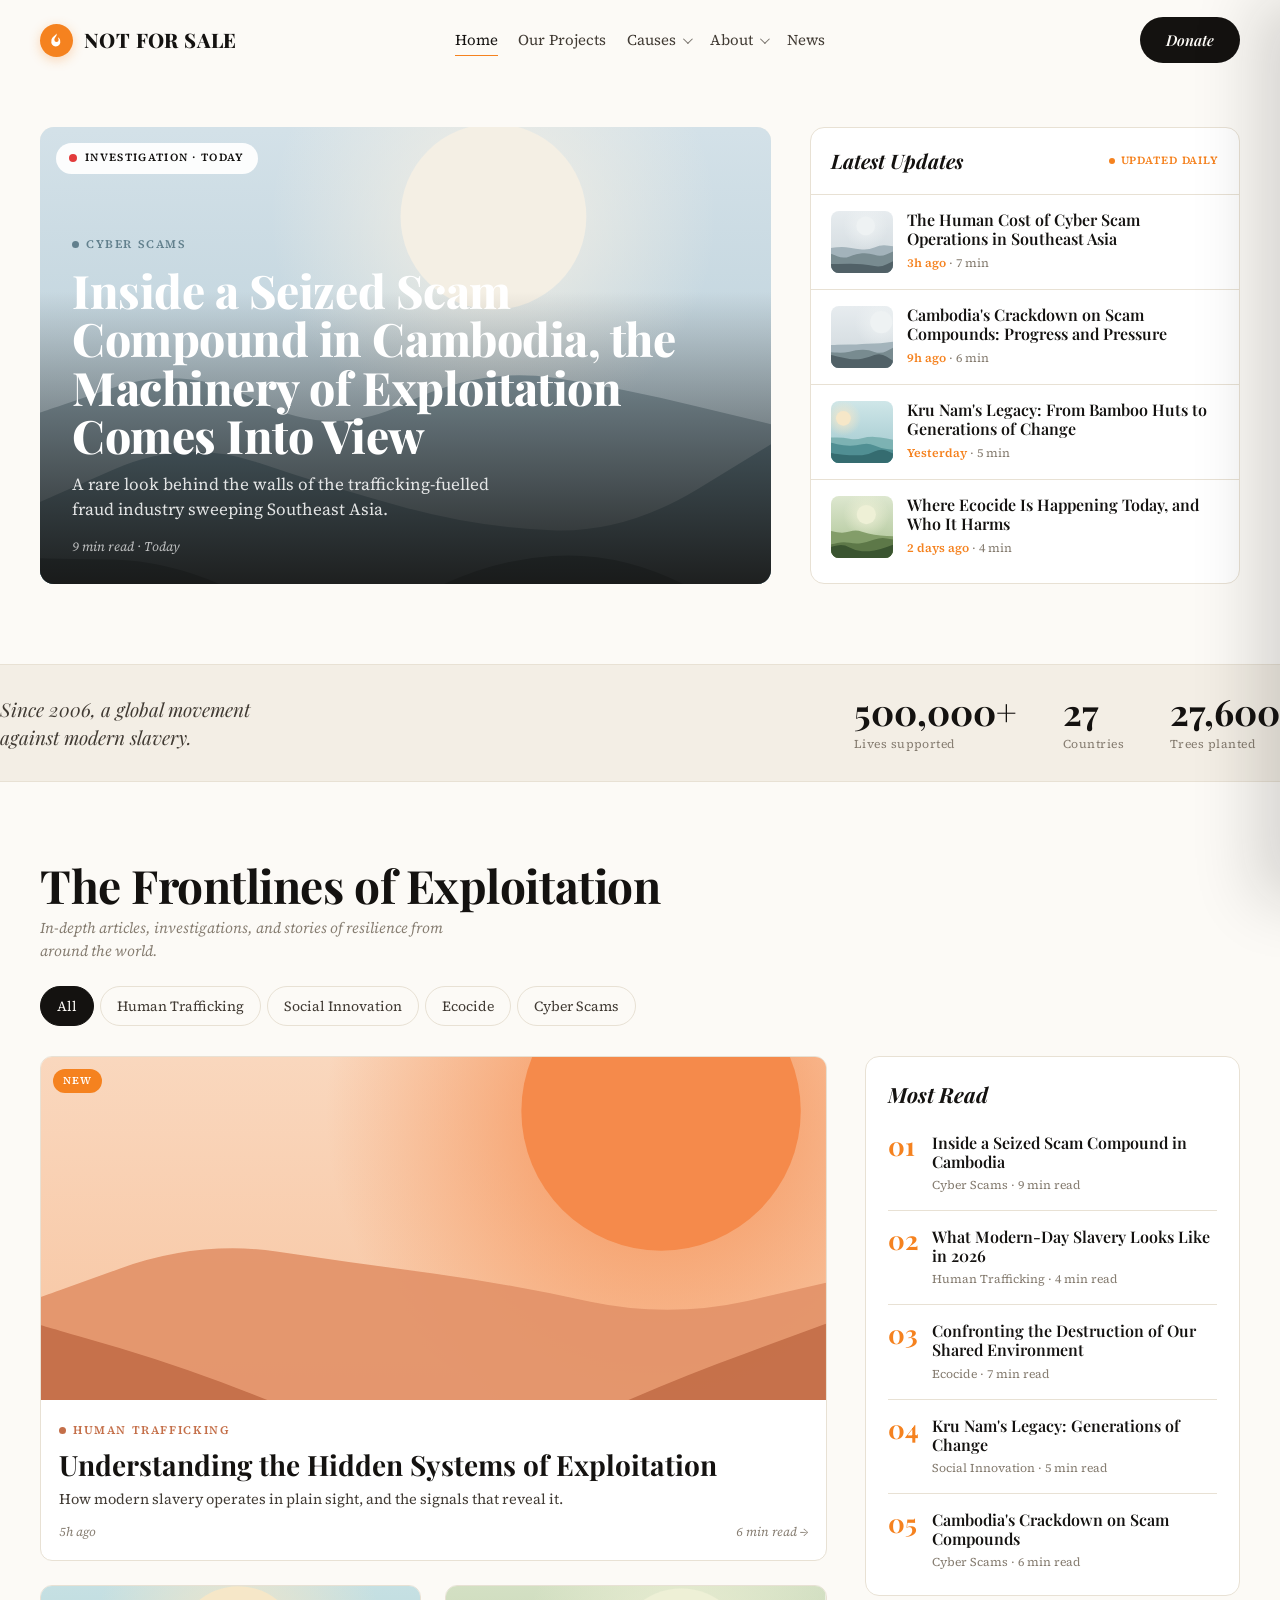
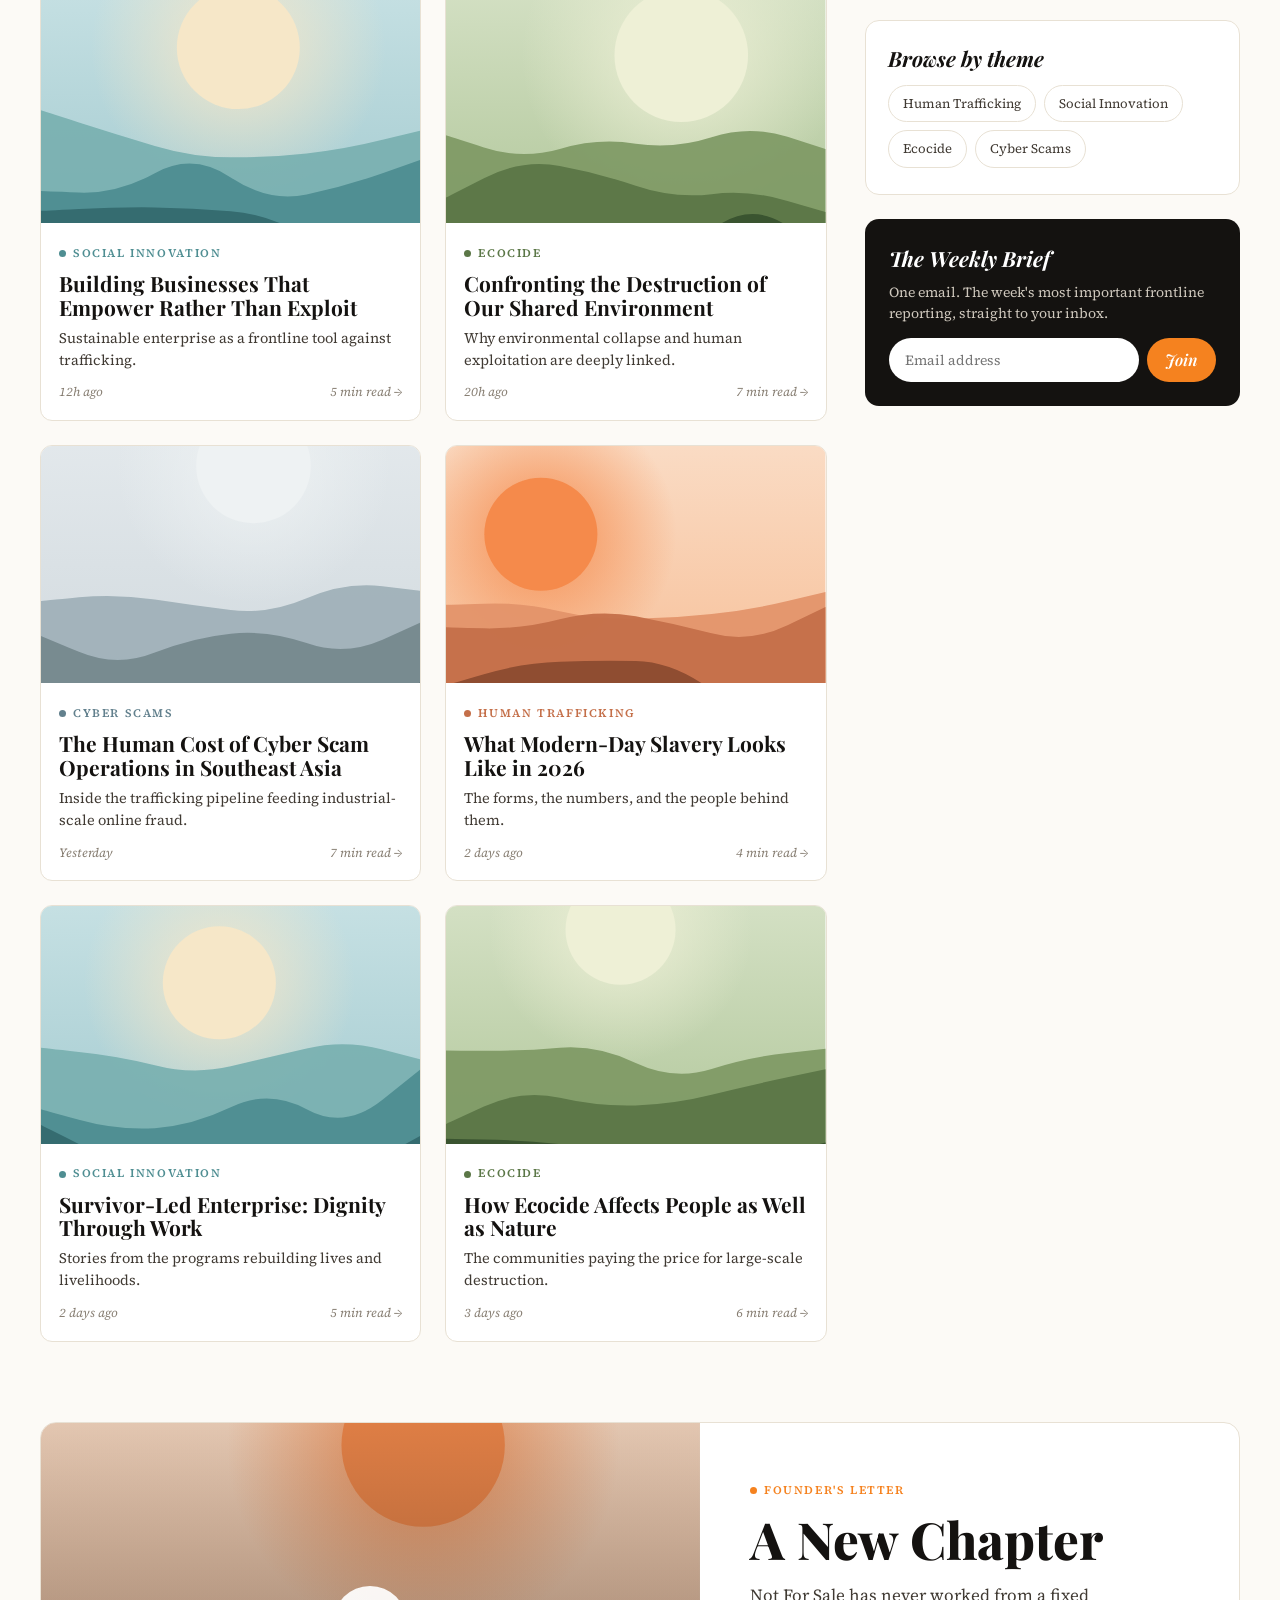
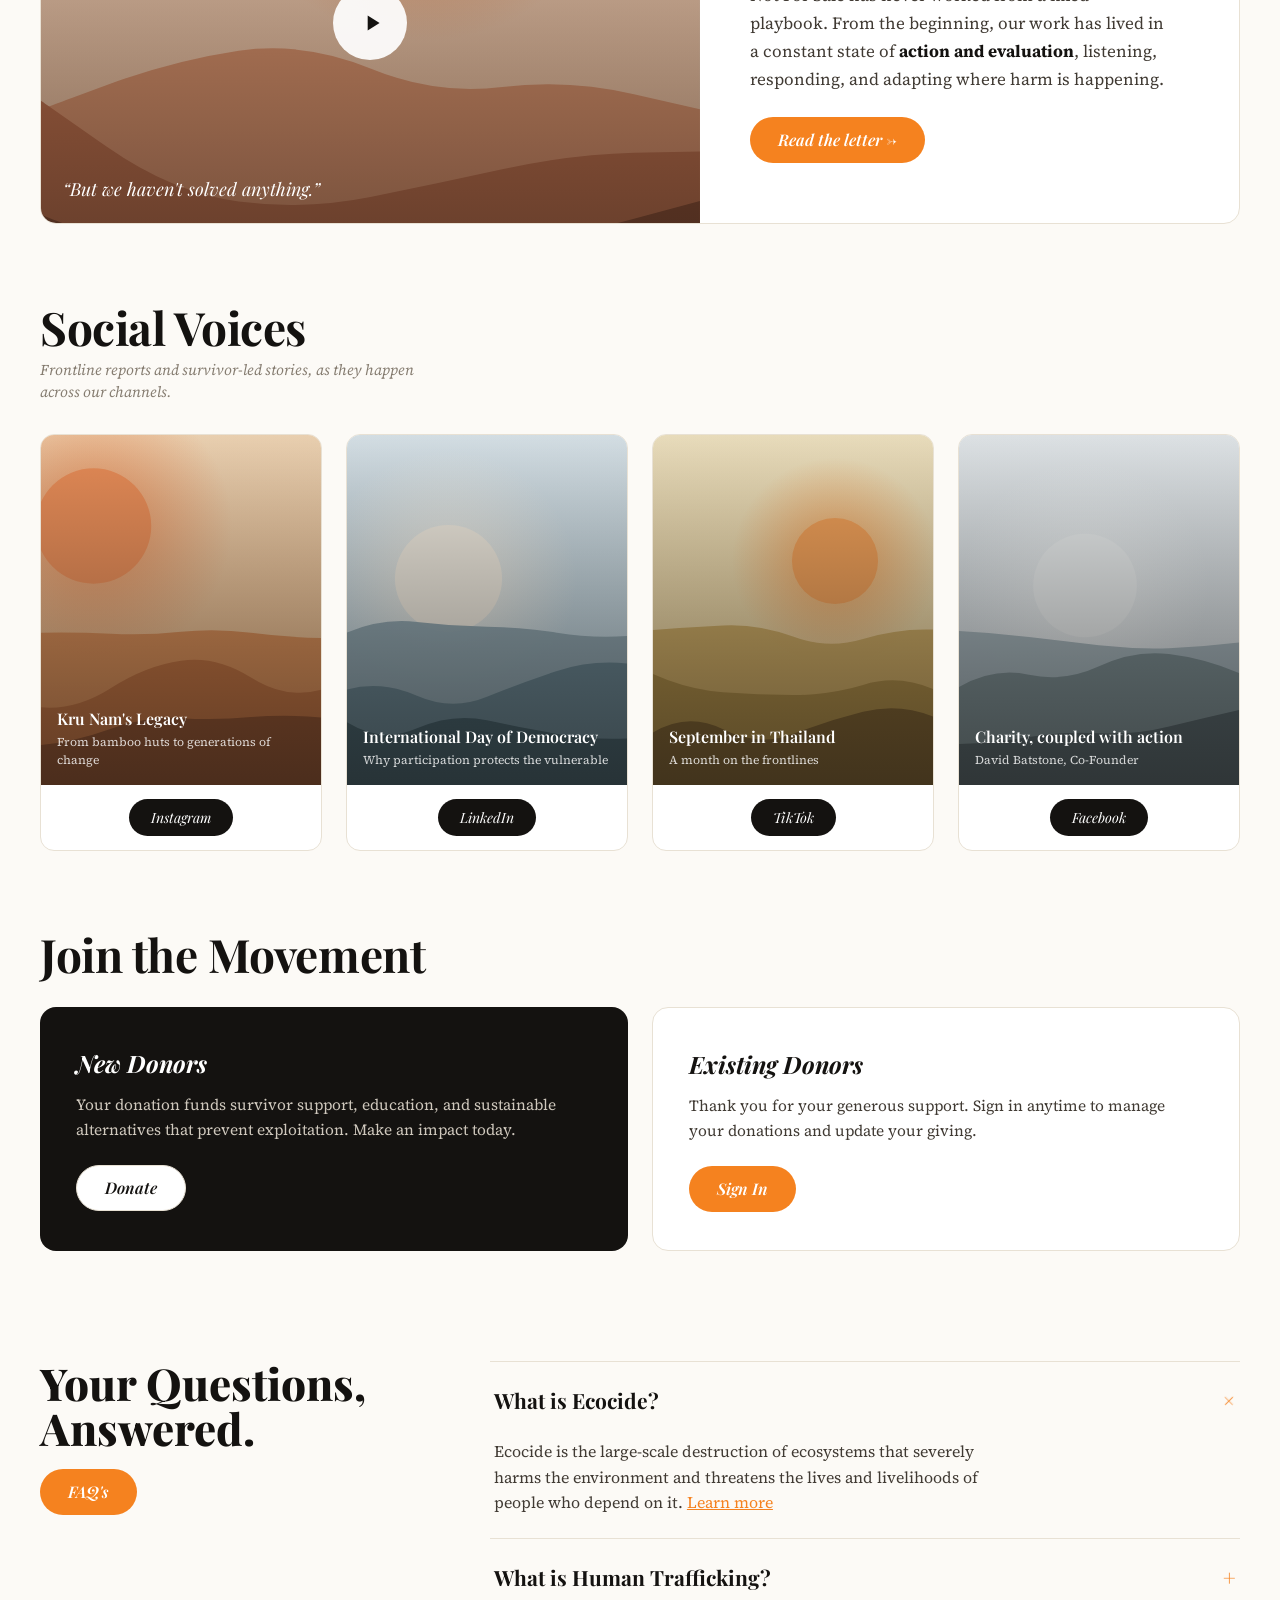
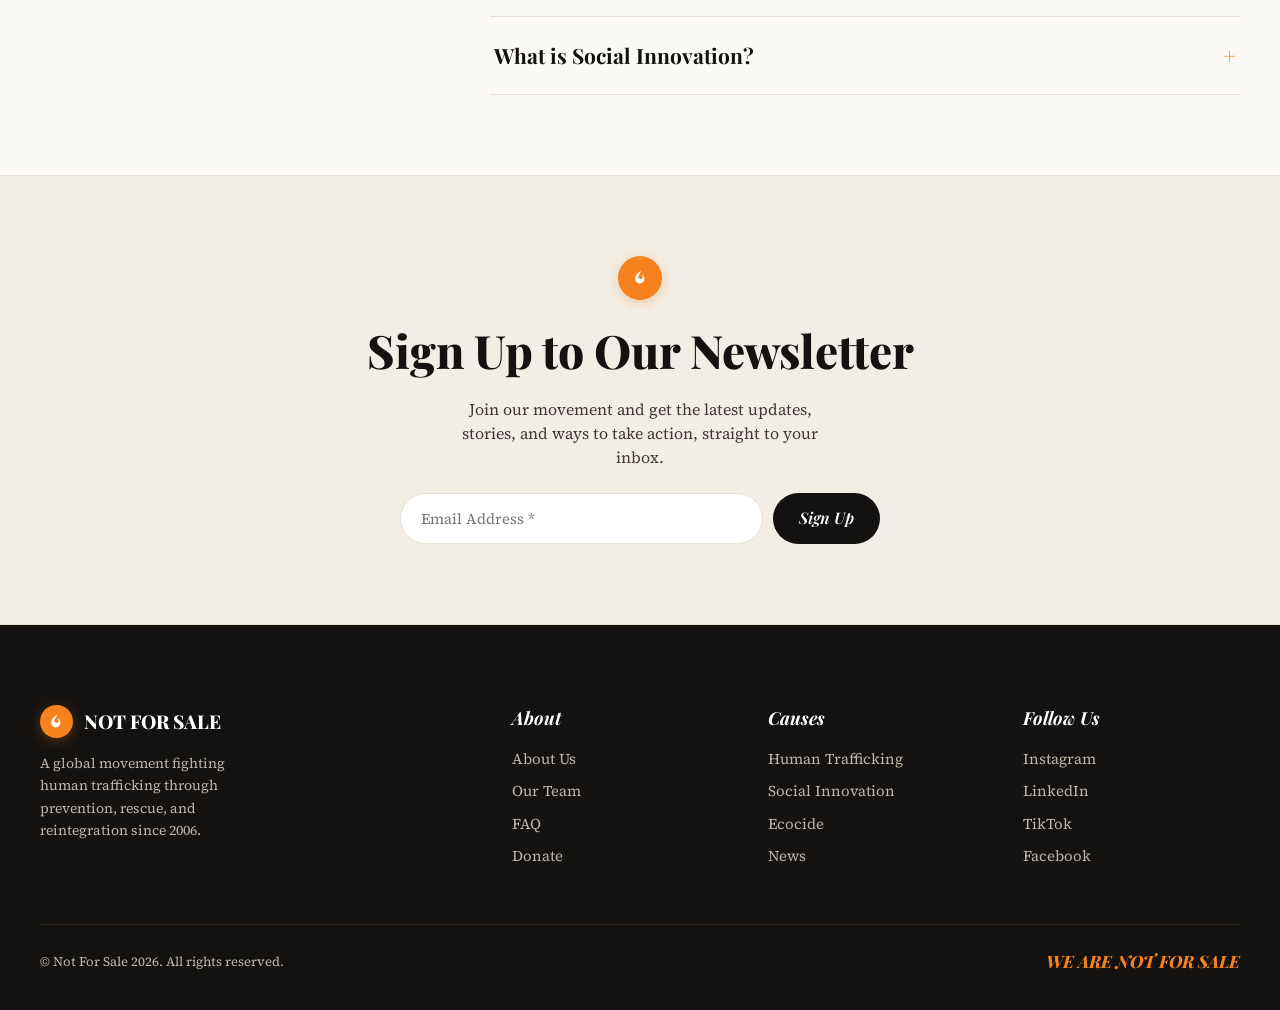
<file: index.html>
<!doctype html>
<html lang="en">
<head>
<meta charset="utf-8">
<meta name="viewport" content="width=device-width, initial-scale=1">
<title>Not For Sale — Home</title>
<link rel="preconnect" href="https://fonts.googleapis.com">
<link rel="preconnect" href="https://fonts.gstatic.com" crossorigin>
<link href="https://fonts.googleapis.com/css2?family=Playfair+Display:ital,wght@0,500;0,600;0,700;0,800;0,900;1,500;1,600;1,700&family=Source+Serif+4:ital,opsz,wght@0,8..60,400;0,8..60,500;0,8..60,600;1,8..60,400&display=swap" rel="stylesheet">
<link rel="stylesheet" href="assets/styles.css">
</head>
<body data-page="home">
<div id="bar"></div>
<div id="site-header"></div>

<section class="hero"><div class="wrap">
  <div class="hero-grid">
    <a class="feat fade" id="feat" href="blog.html"></a>
    <aside class="latest fade">
      <div class="lh"><h3>Latest Updates</h3><span class="pill"><span class="d"></span>Updated daily</span></div>
      <div id="latestList"></div>
    </aside>
  </div>
</div></section>

<div class="strip" data-countgroup><div class="wrap in">
  <div class="lab">Since 2006, a global movement against modern slavery.</div>
  <div class="nums">
    <div><div class="n" data-to="500000" data-suffix="+" data-comma="1">0</div><div class="l">Lives supported</div></div>
    <div><div class="n" data-to="27">0</div><div class="l">Countries</div></div>
    <div><div class="n" data-to="27600" data-comma="1">0</div><div class="l">Trees planted</div></div>
  </div>
</div></div>

<section class="sec"><div class="wrap">
  <div class="sec-h fade">
    <div><h2>The Frontlines of Exploitation</h2><p>In-depth articles, investigations, and stories of resilience from around the world.</p></div>
    <div class="filters" id="filters"></div>
  </div>
  <div class="front">
    <div class="feed fade" id="feed"></div>
    <div class="side">
      <div class="panel fade"><h3>Most Read</h3><div id="mostRead"></div></div>
      <div class="panel fade"><h3>Browse by theme</h3><div class="themechips">
        <a href="explainer.html?t=human-trafficking">Human Trafficking</a>
        <a href="explainer.html?t=social-innovation">Social Innovation</a>
        <a href="explainer.html?t=ecocide">Ecocide</a>
        <a href="news.html">Cyber Scams</a>
      </div></div>
      <div class="sub-mini fade"><h3>The Weekly Brief</h3><p>One email. The week's most important frontline reporting, straight to your inbox.</p><div class="row"><input placeholder="Email address" aria-label="Email"><button>Join</button></div></div>
    </div>
  </div>
</div></section>

<section><div class="wrap">
  <div class="founder fade">
    <div class="vid" id="founderVid"><div class="play"><svg viewBox="0 0 24 24" fill="#141210"><path d="M8 5v14l11-7z"/></svg></div><div class="cap">“But we haven't solved anything.”</div></div>
    <div class="tx"><span class="tag" style="color:var(--nfs)"><span class="dot"></span>Founder's Letter</span>
      <h2>A New Chapter</h2>
      <p>Not For Sale has never worked from a fixed playbook. From the beginning, our work has lived in a constant state of <b>action and evaluation</b>, listening, responding, and adapting where harm is happening.</p>
      <a class="btn btn-orange" href="about.html">Read the letter →</a></div>
  </div>
</div></section>

<section class="sec"><div class="wrap">
  <div class="sec-h fade"><div><h2>Social Voices</h2><p>Frontline reports and survivor-led stories, as they happen across our channels.</p></div></div>
  <div class="social-cards fade" id="social"></div>
</div></section>

<section class="sec"><div class="wrap">
  <div class="sec-h fade"><div><h2>Join the Movement</h2></div></div>
  <div class="join fade">
    <div class="jc dark"><h3>New Donors</h3><p>Your donation funds survivor support, education, and sustainable alternatives that prevent exploitation. Make an impact today.</p><a class="btn btn-light" href="#">Donate</a></div>
    <div class="jc light"><h3>Existing Donors</h3><p>Thank you for your generous support. Sign in anytime to manage your donations and update your giving.</p><a class="btn btn-orange" href="#">Sign In</a></div>
  </div>
</div></section>

<section class="sec"><div class="wrap">
  <div class="faq">
    <div class="ttl fade"><h2>Your Questions, Answered.</h2><a class="btn btn-orange" href="#">FAQ's</a></div>
    <div class="fade" id="faq"></div>
  </div>
</div></section>

<div id="site-newsletter"></div>
<div id="site-footer"></div>
<script src="assets/flags.js"></script>
<script src="assets/app.js"></script>
</body>
</html>
</file>
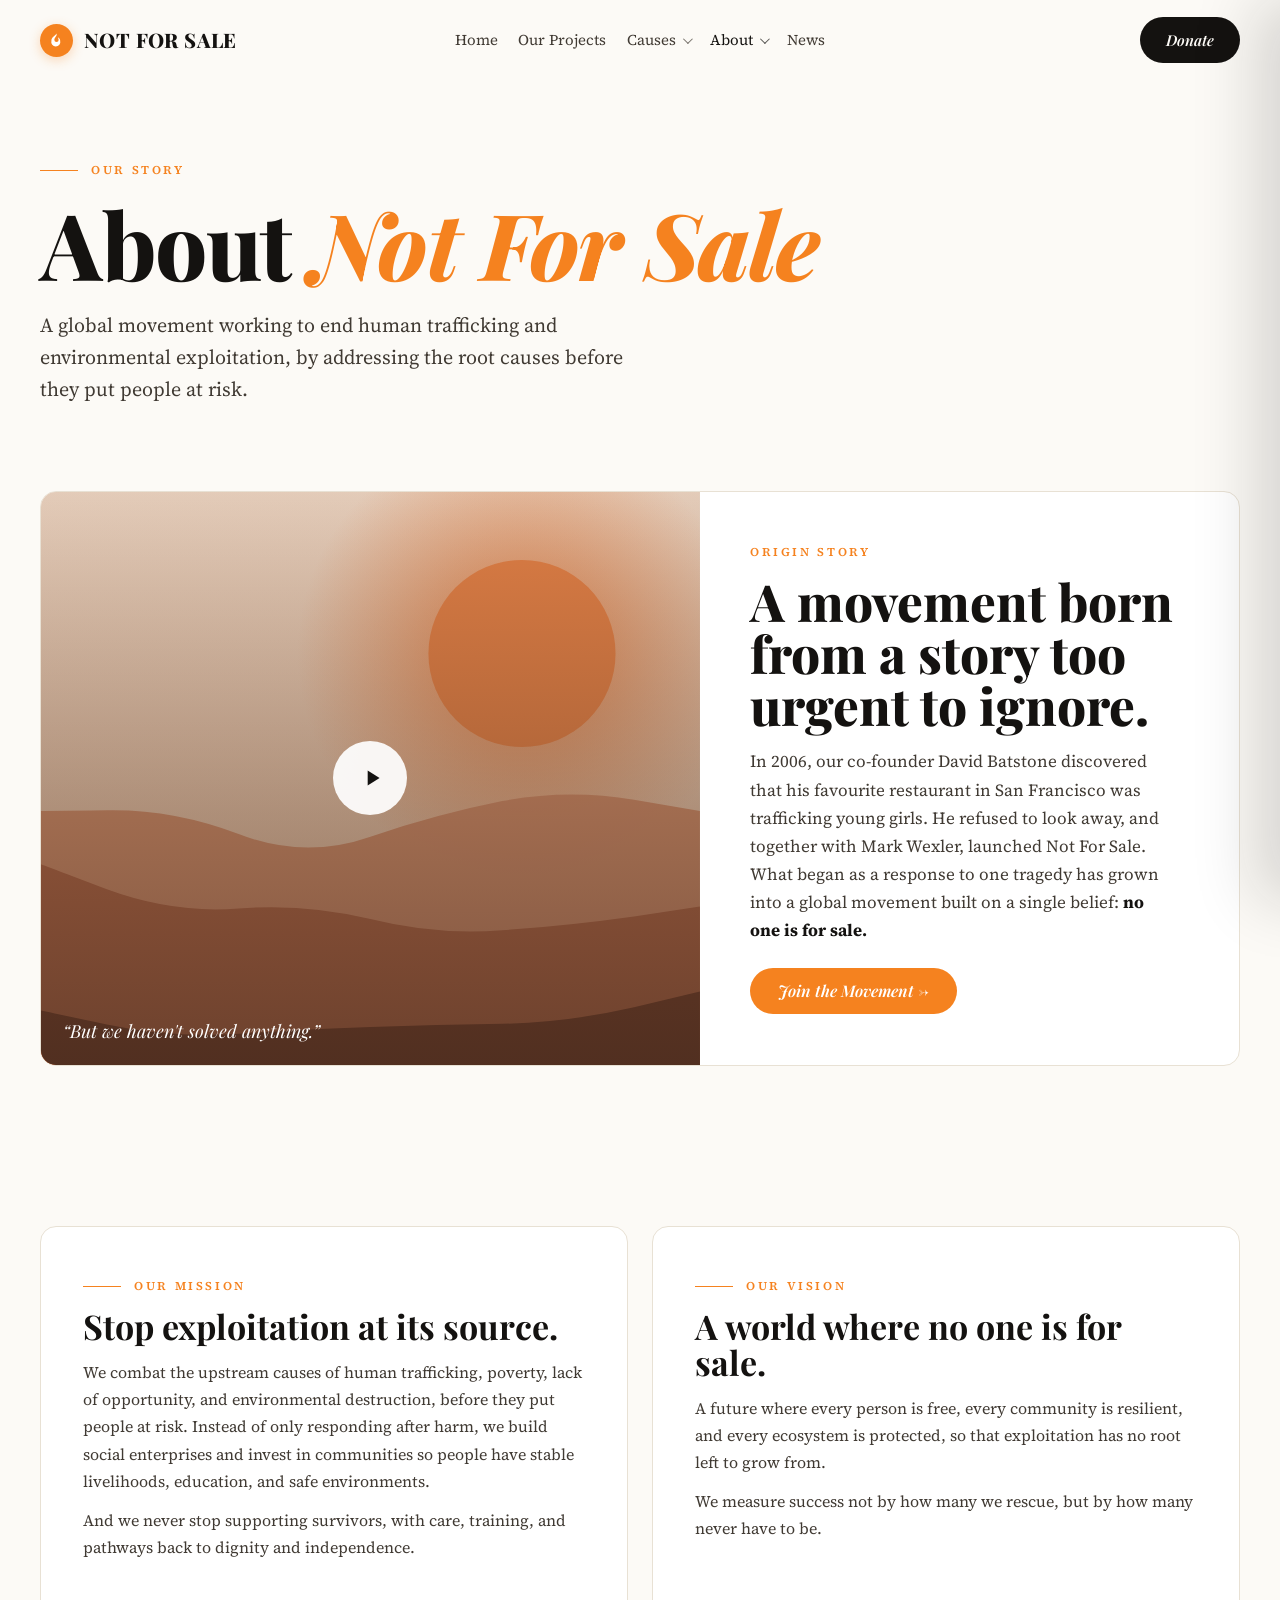
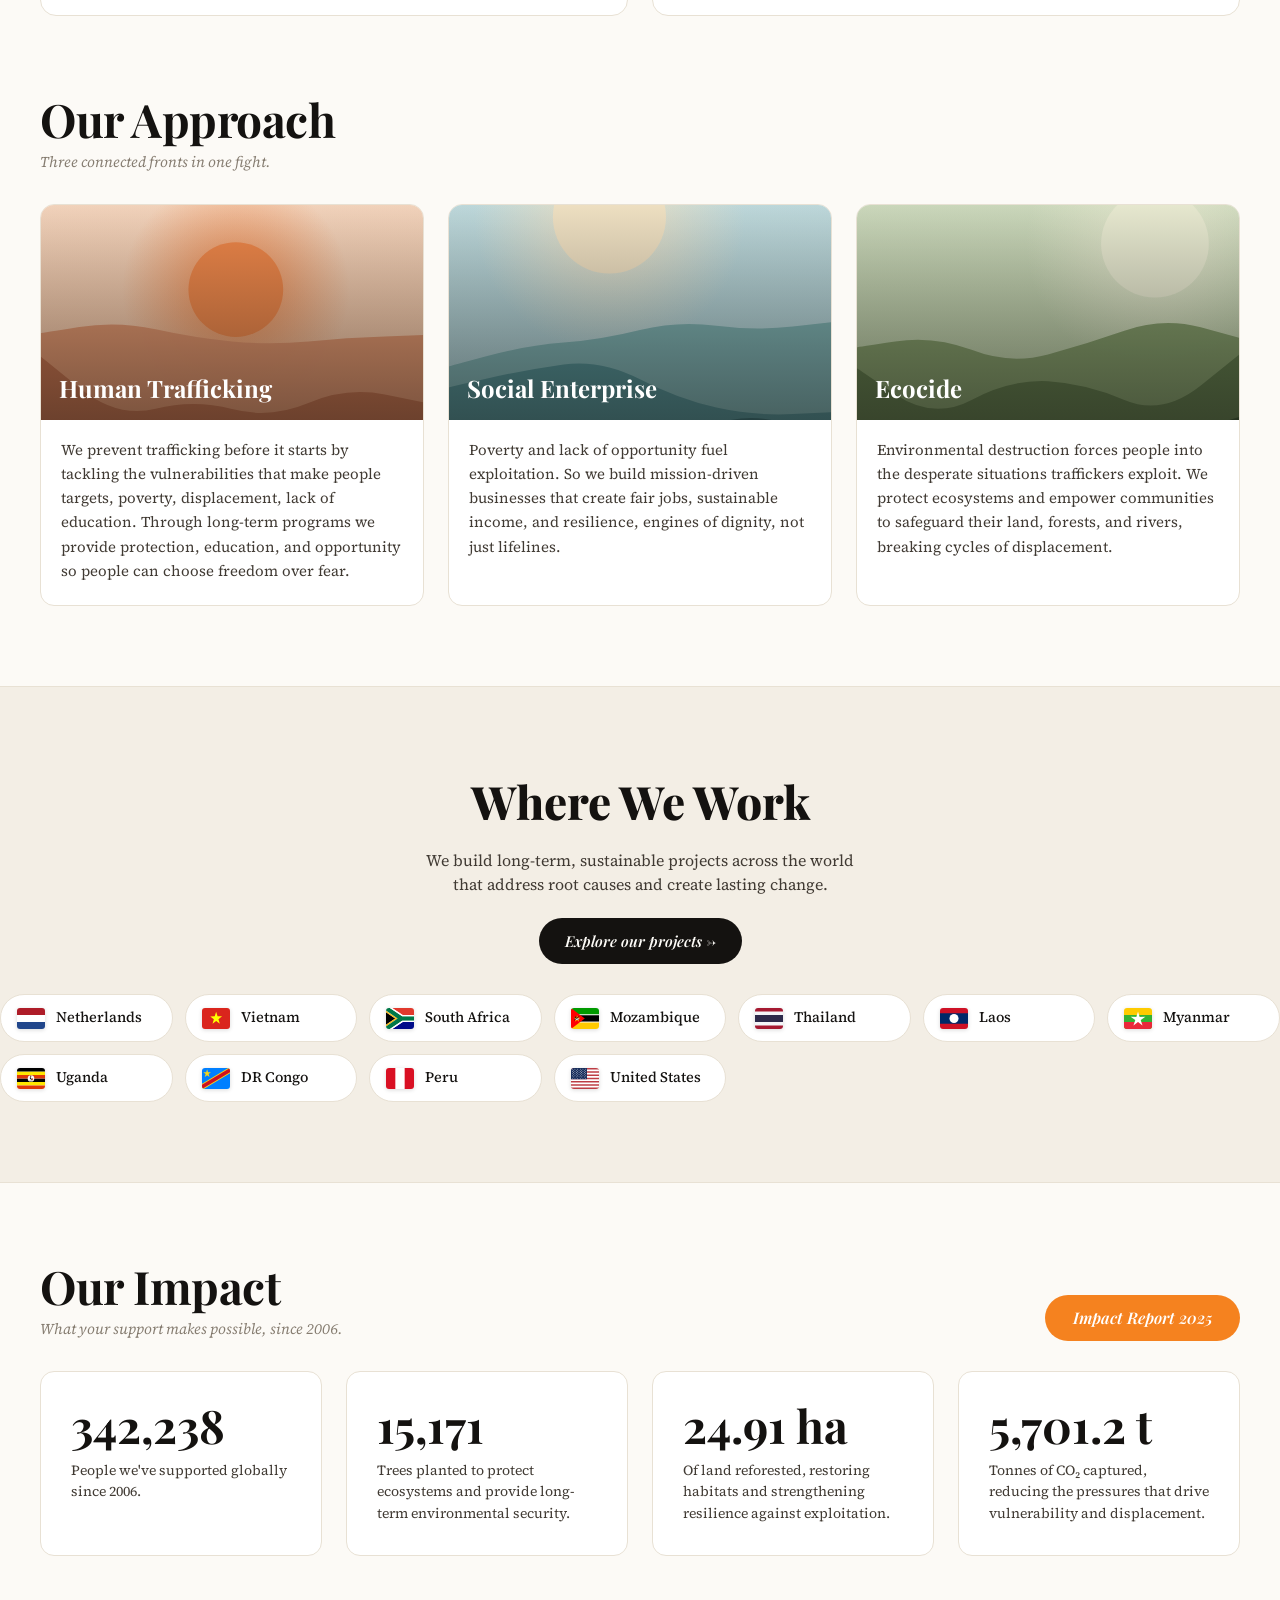
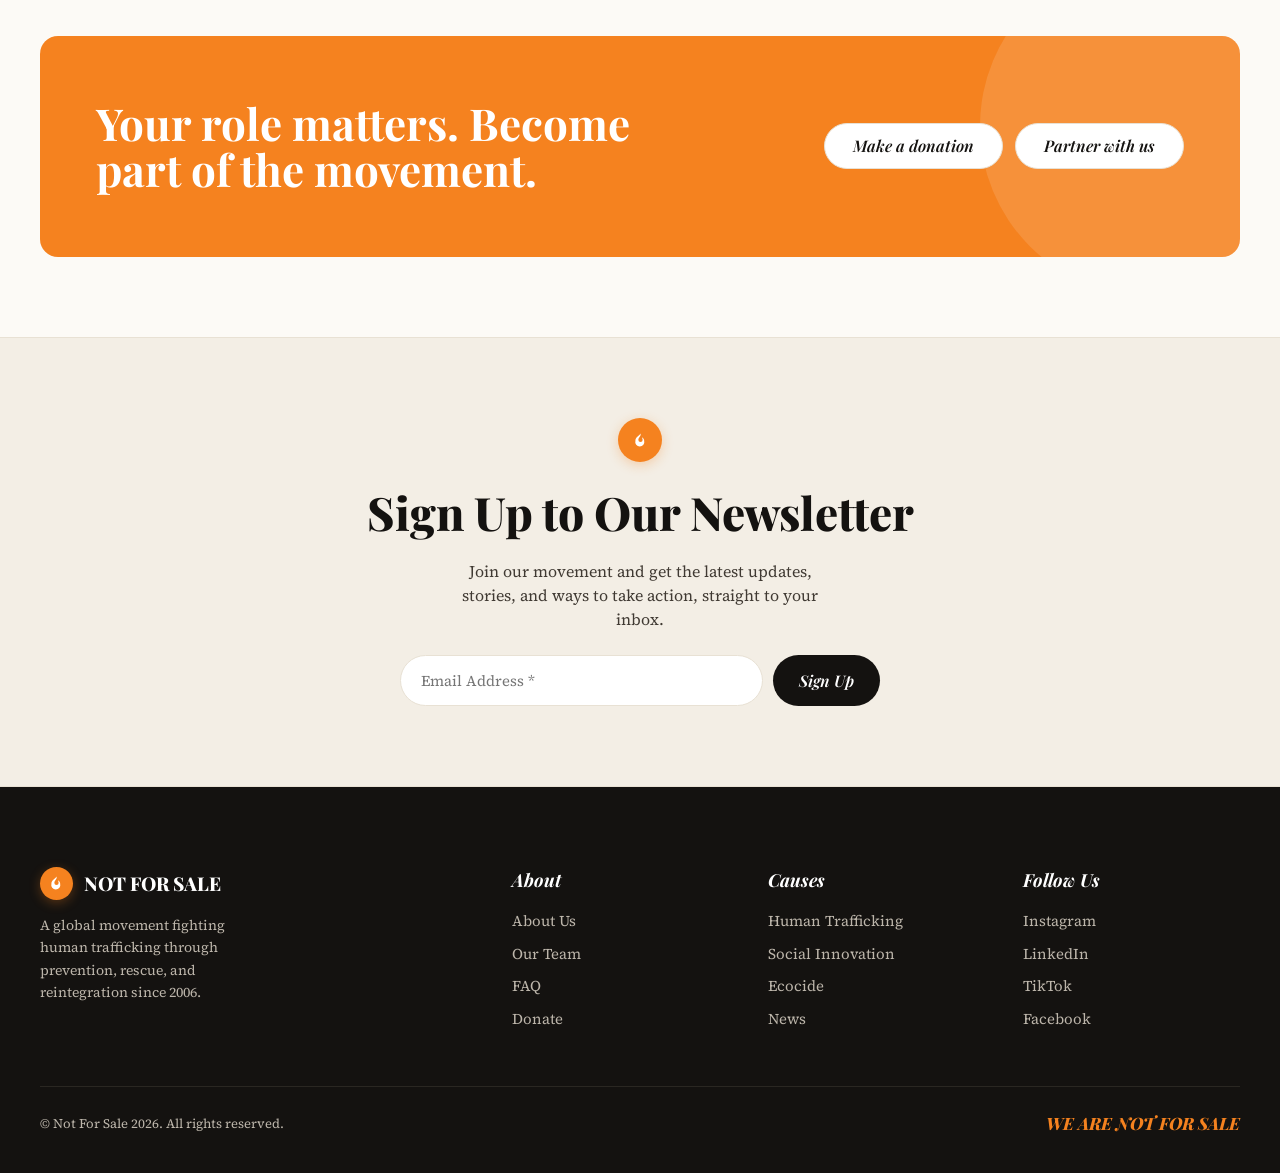
<file: about.html>
<!doctype html>
<html lang="en">
<head>
<meta charset="utf-8">
<meta name="viewport" content="width=device-width, initial-scale=1">
<title>Not For Sale — About</title>
<link rel="preconnect" href="https://fonts.googleapis.com">
<link rel="preconnect" href="https://fonts.gstatic.com" crossorigin>
<link href="https://fonts.googleapis.com/css2?family=Playfair+Display:ital,wght@0,500;0,600;0,700;0,800;1,500;1,600;1,700&family=Source+Serif+4:ital,opsz,wght@0,8..60,400;0,8..60,500;0,8..60,600;1,8..60,400&display=swap" rel="stylesheet">
<link rel="stylesheet" href="assets/styles.css">
</head>
<body data-page="about">
<div id="bar"></div>
<div id="site-header"></div>

<section class="pagehead"><div class="wrap">
  <div class="kicker fade"><span class="dash"></span>Our Story</div>
  <h1 class="fade">About <em>Not For Sale</em></h1>
  <p class="lede fade">A global movement working to end human trafficking and environmental exploitation, by addressing the root causes before they put people at risk.</p>
</div></section>

<section><div class="wrap">
  <div class="founder fade">
    <div class="vid" id="founderVid"><div class="play"><svg viewBox="0 0 24 24" fill="#141210"><path d="M8 5v14l11-7z"/></svg></div><div class="cap">“But we haven't solved anything.”</div></div>
    <div class="tx">
      <span class="kicker">Origin Story</span>
      <h2>A movement born from a story too urgent to ignore.</h2>
      <p>In 2006, our co-founder David Batstone discovered that his favourite restaurant in San Francisco was trafficking young girls. He refused to look away, and together with Mark Wexler, launched Not For Sale. What began as a response to one tragedy has grown into a global movement built on a single belief: <b>no one is for sale.</b></p>
      <a class="btn btn-orange" href="#">Join the Movement →</a>
    </div>
  </div>
</div></section>

<section class="sec"><div class="wrap">
  <div class="statements">
    <div class="stmt fade"><span class="kicker k"><span class="dash"></span>Our Mission</span><h2>Stop exploitation at its source.</h2>
      <p>We combat the upstream causes of human trafficking, poverty, lack of opportunity, and environmental destruction, before they put people at risk. Instead of only responding after harm, we build social enterprises and invest in communities so people have stable livelihoods, education, and safe environments.</p>
      <p>And we never stop supporting survivors, with care, training, and pathways back to dignity and independence.</p></div>
    <div class="stmt fade"><span class="kicker k"><span class="dash"></span>Our Vision</span><h2>A world where no one is for sale.</h2>
      <p>A future where every person is free, every community is resilient, and every ecosystem is protected, so that exploitation has no root left to grow from.</p>
      <p>We measure success not by how many we rescue, but by how many never have to be.</p></div>
  </div>
</div></section>

<section class="sec"><div class="wrap">
  <div class="sec-h fade"><div><h2>Our Approach</h2><p>Three connected fronts in one fight.</p></div></div>
  <div class="approach">
    <div class="acard fade"><div class="ph"><div class="lbl">Human Trafficking</div></div><div class="b"><p>We prevent trafficking before it starts by tackling the vulnerabilities that make people targets, poverty, displacement, lack of education. Through long-term programs we provide protection, education, and opportunity so people can choose freedom over fear.</p></div></div>
    <div class="acard fade"><div class="ph"><div class="lbl">Social Enterprise</div></div><div class="b"><p>Poverty and lack of opportunity fuel exploitation. So we build mission-driven businesses that create fair jobs, sustainable income, and resilience, engines of dignity, not just lifelines.</p></div></div>
    <div class="acard fade"><div class="ph"><div class="lbl">Ecocide</div></div><div class="b"><p>Environmental destruction forces people into the desperate situations traffickers exploit. We protect ecosystems and empower communities to safeguard their land, forests, and rivers, breaking cycles of displacement.</p></div></div>
  </div>
</div></section>

<section class="work"><div class="wrap in fade">
  <h2>Where We Work</h2>
  <p>We build long-term, sustainable projects across the world that address root causes and create lasting change.</p>
  <a class="btn btn-ink" href="projects.html">Explore our projects →</a>
  <div class="flaggrid" id="flagGrid"></div>
</div></section>

<section class="sec"><div class="wrap">
  <div class="sec-h fade"><div><h2>Our Impact</h2><p>What your support makes possible, since 2006.</p></div><a class="btn btn-orange fade" href="#">Impact Report 2025</a></div>
  <div class="impactstats" data-countgroup>
    <div class="istat fade"><div class="n" data-to="500000" data-suffix="+" data-comma="1">0</div><div class="d">People we've supported globally since 2006.</div></div>
    <div class="istat fade"><div class="n" data-to="27600" data-comma="1">0</div><div class="d">Trees planted to protect ecosystems and provide long-term environmental security.</div></div>
    <div class="istat fade"><div class="n">24.91 ha</div><div class="d">Of land reforested, restoring habitats and strengthening resilience against exploitation.</div></div>
    <div class="istat fade"><div class="n">5,701.2 t</div><div class="d">Tonnes of CO₂ captured, reducing the pressures that drive vulnerability and displacement.</div></div>
  </div>
</div></section>

<div class="wrap"><div class="ctaband fade">
  <h2>Your role matters. Become part of the movement.</h2>
  <div class="btns"><a class="btn btn-light" href="#">Make a donation</a><a class="btn btn-light" href="partners.html">Partner with us</a></div>
</div></div>

<div id="site-newsletter"></div>
<div id="site-footer"></div>
<script src="assets/flags.js"></script>
<script src="assets/app.js"></script>
</body>
</html>
</file>
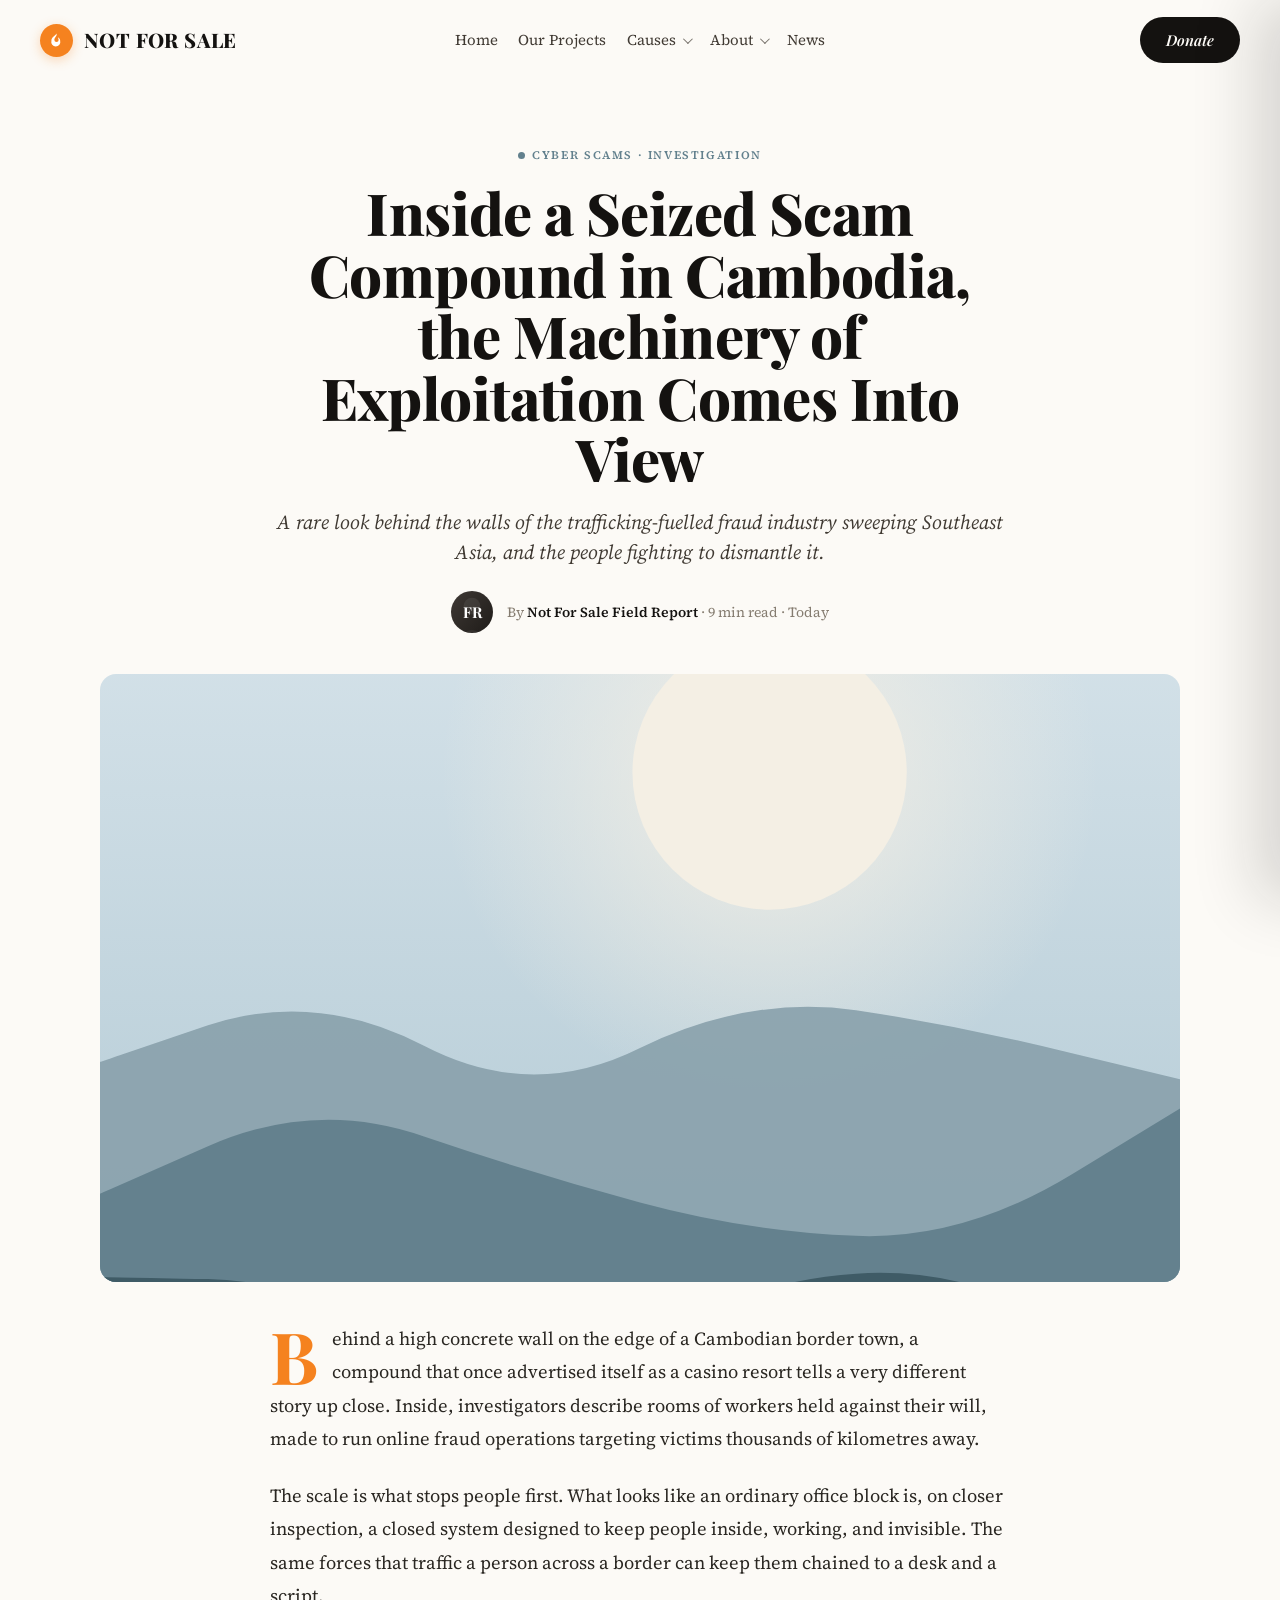
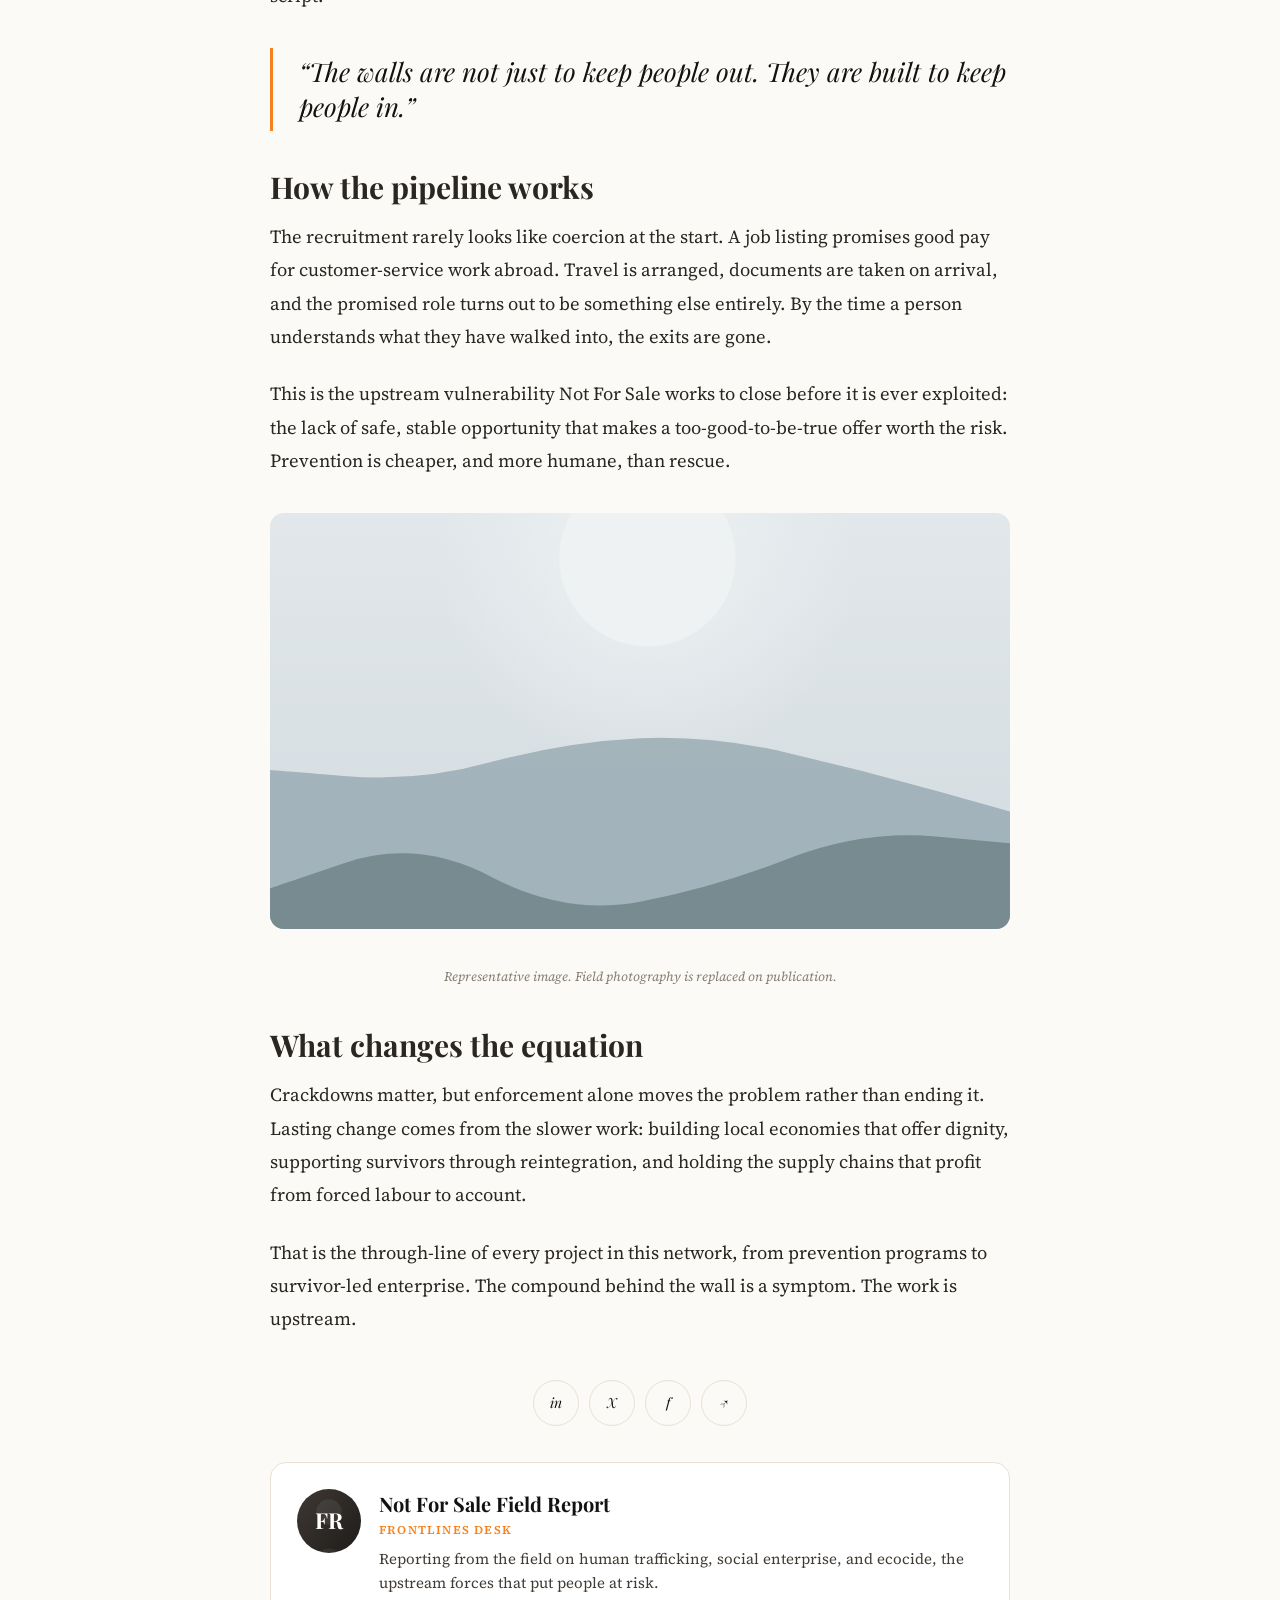
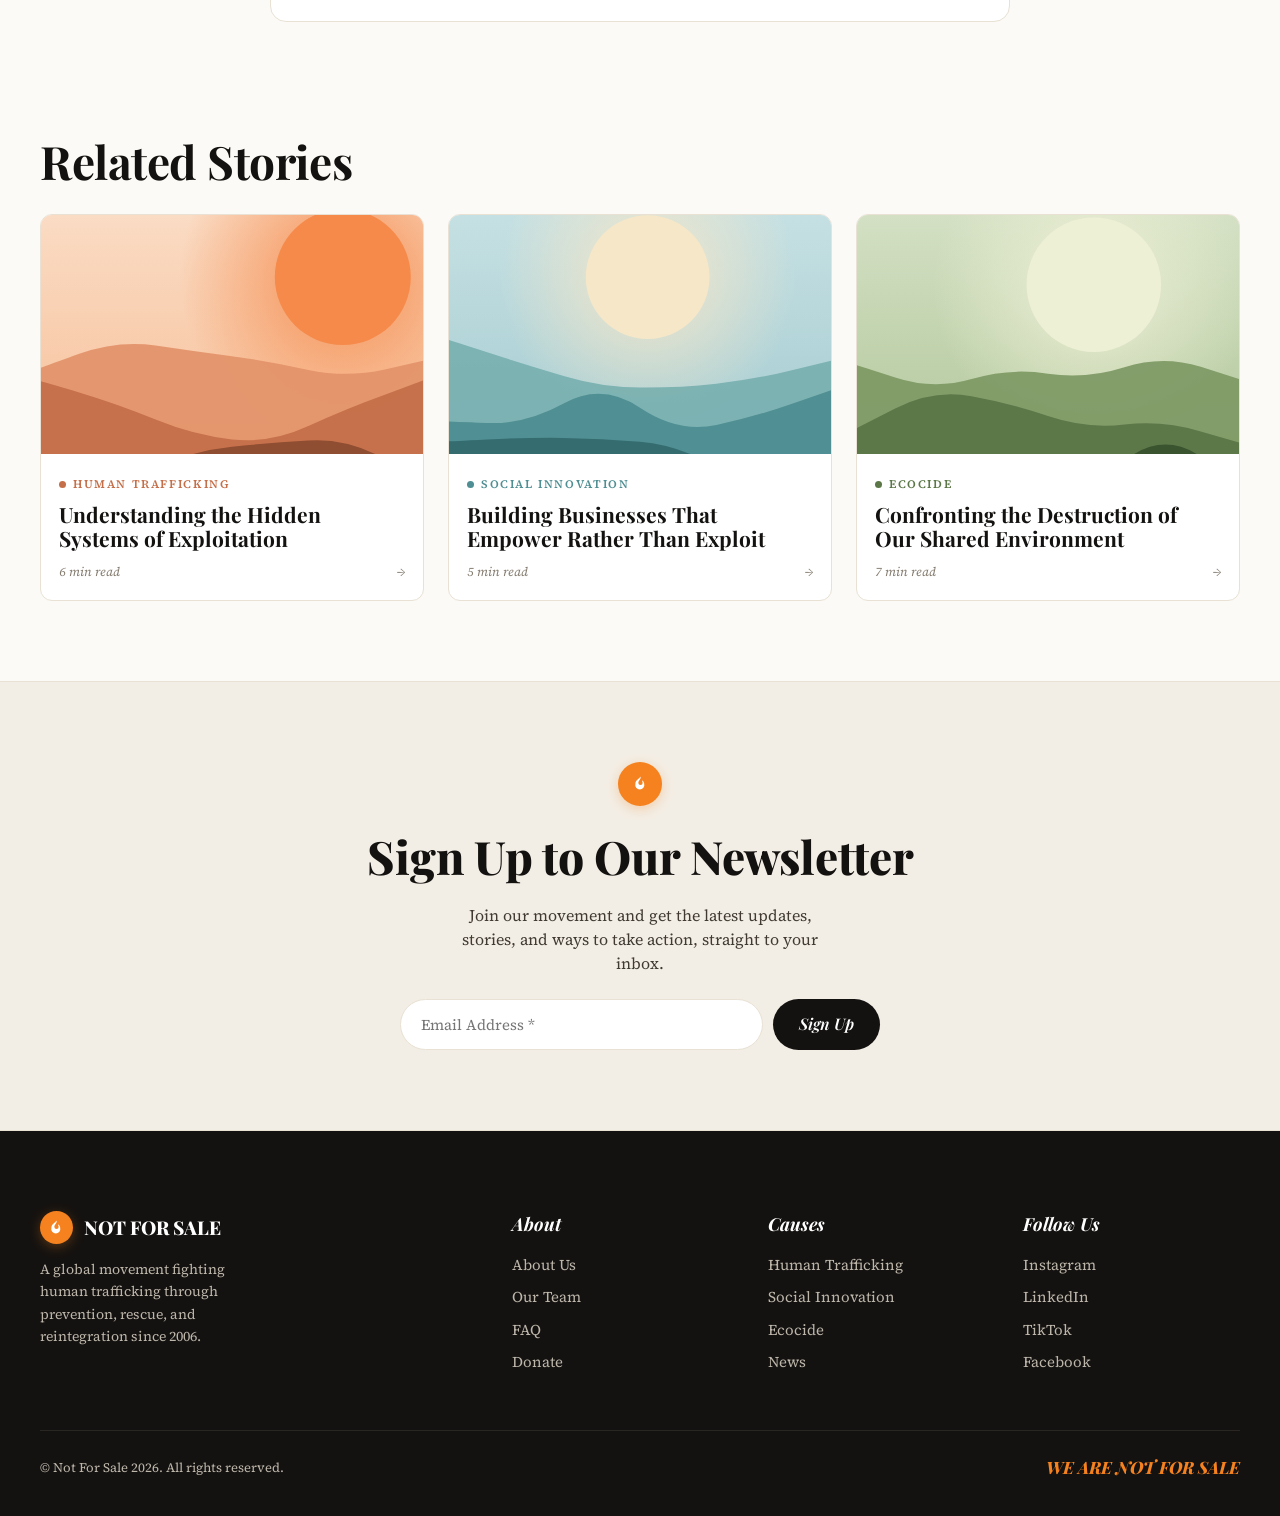
<file: blog.html>
<!doctype html>
<html lang="en">
<head>
<meta charset="utf-8">
<meta name="viewport" content="width=device-width, initial-scale=1">
<title>Inside a Seized Scam Compound in Cambodia — Not For Sale</title>
<link rel="preconnect" href="https://fonts.googleapis.com">
<link rel="preconnect" href="https://fonts.gstatic.com" crossorigin>
<link href="https://fonts.googleapis.com/css2?family=Playfair+Display:ital,wght@0,500;0,600;0,700;0,800;0,900;1,500;1,600;1,700&family=Source+Serif+4:ital,opsz,wght@0,8..60,400;0,8..60,500;0,8..60,600;1,8..60,400&display=swap" rel="stylesheet">
<link rel="stylesheet" href="assets/styles.css">
</head>
<body data-page="blog">
<div id="bar"></div>
<div id="site-header"></div>

<article>
  <div class="postwrap">
    <header class="posthead fade">
      <span class="tag cat" style="color:#62808d"><span class="dot" style="background:#62808d"></span>Cyber Scams · Investigation</span>
      <h1>Inside a Seized Scam Compound in Cambodia, the Machinery of Exploitation Comes Into View</h1>
      <p class="dek">A rare look behind the walls of the trafficking-fuelled fraud industry sweeping Southeast Asia, and the people fighting to dismantle it.</p>
      <div class="byline"><div class="av" id="blogAuthorAv"></div><div>By <b>Not For Sale Field Report</b> · 9 min read · Today</div></div>
    </header>
  </div>

  <div class="wrap"><div class="postcover fade" id="postCover"></div></div>

  <div class="postwrap">
    <div class="article fade">
      <p class="lead">Behind a high concrete wall on the edge of a Cambodian border town, a compound that once advertised itself as a casino resort tells a very different story up close. Inside, investigators describe rooms of workers held against their will, made to run online fraud operations targeting victims thousands of kilometres away.</p>
      <p>The scale is what stops people first. What looks like an ordinary office block is, on closer inspection, a closed system designed to keep people inside, working, and invisible. The same forces that traffic a person across a border can keep them chained to a desk and a script.</p>
      <blockquote>“The walls are not just to keep people out. They are built to keep people in.”</blockquote>
      <h2>How the pipeline works</h2>
      <p>The recruitment rarely looks like coercion at the start. A job listing promises good pay for customer-service work abroad. Travel is arranged, documents are taken on arrival, and the promised role turns out to be something else entirely. By the time a person understands what they have walked into, the exits are gone.</p>
      <p>This is the upstream vulnerability Not For Sale works to close before it is ever exploited: the lack of safe, stable opportunity that makes a too-good-to-be-true offer worth the risk. Prevention is cheaper, and more humane, than rescue.</p>
      <div class="inlinefig fade"></div>
      <p class="cap">Representative image. Field photography is replaced on publication.</p>
      <h2>What changes the equation</h2>
      <p>Crackdowns matter, but enforcement alone moves the problem rather than ending it. Lasting change comes from the slower work: building local economies that offer dignity, supporting survivors through reintegration, and holding the supply chains that profit from forced labour to account.</p>
      <p>That is the through-line of every project in this network, from prevention programs to survivor-led enterprise. The compound behind the wall is a symptom. The work is upstream.</p>
    </div>

    <div class="share"><a href="#" title="Share">in</a><a href="#" title="Share">X</a><a href="#" title="Share">f</a><a href="#" title="Copy link">↗</a></div>

    <div class="authorbox">
      <div class="av" id="authorAv"></div>
      <div><h4>Not For Sale Field Report</h4><div class="r">Frontlines Desk</div>
        <p>Reporting from the field on human trafficking, social enterprise, and ecocide, the upstream forces that put people at risk.</p></div>
    </div>
  </div>

  <section class="sec"><div class="wrap">
    <div class="sec-h fade"><div><h2>Related Stories</h2></div></div>
    <div class="related fade" id="related"></div>
  </div></section>
</article>

<div id="site-newsletter"></div>
<div id="site-footer"></div>
<script src="assets/flags.js"></script>
<script src="assets/app.js"></script>
</body>
</html>
</file>
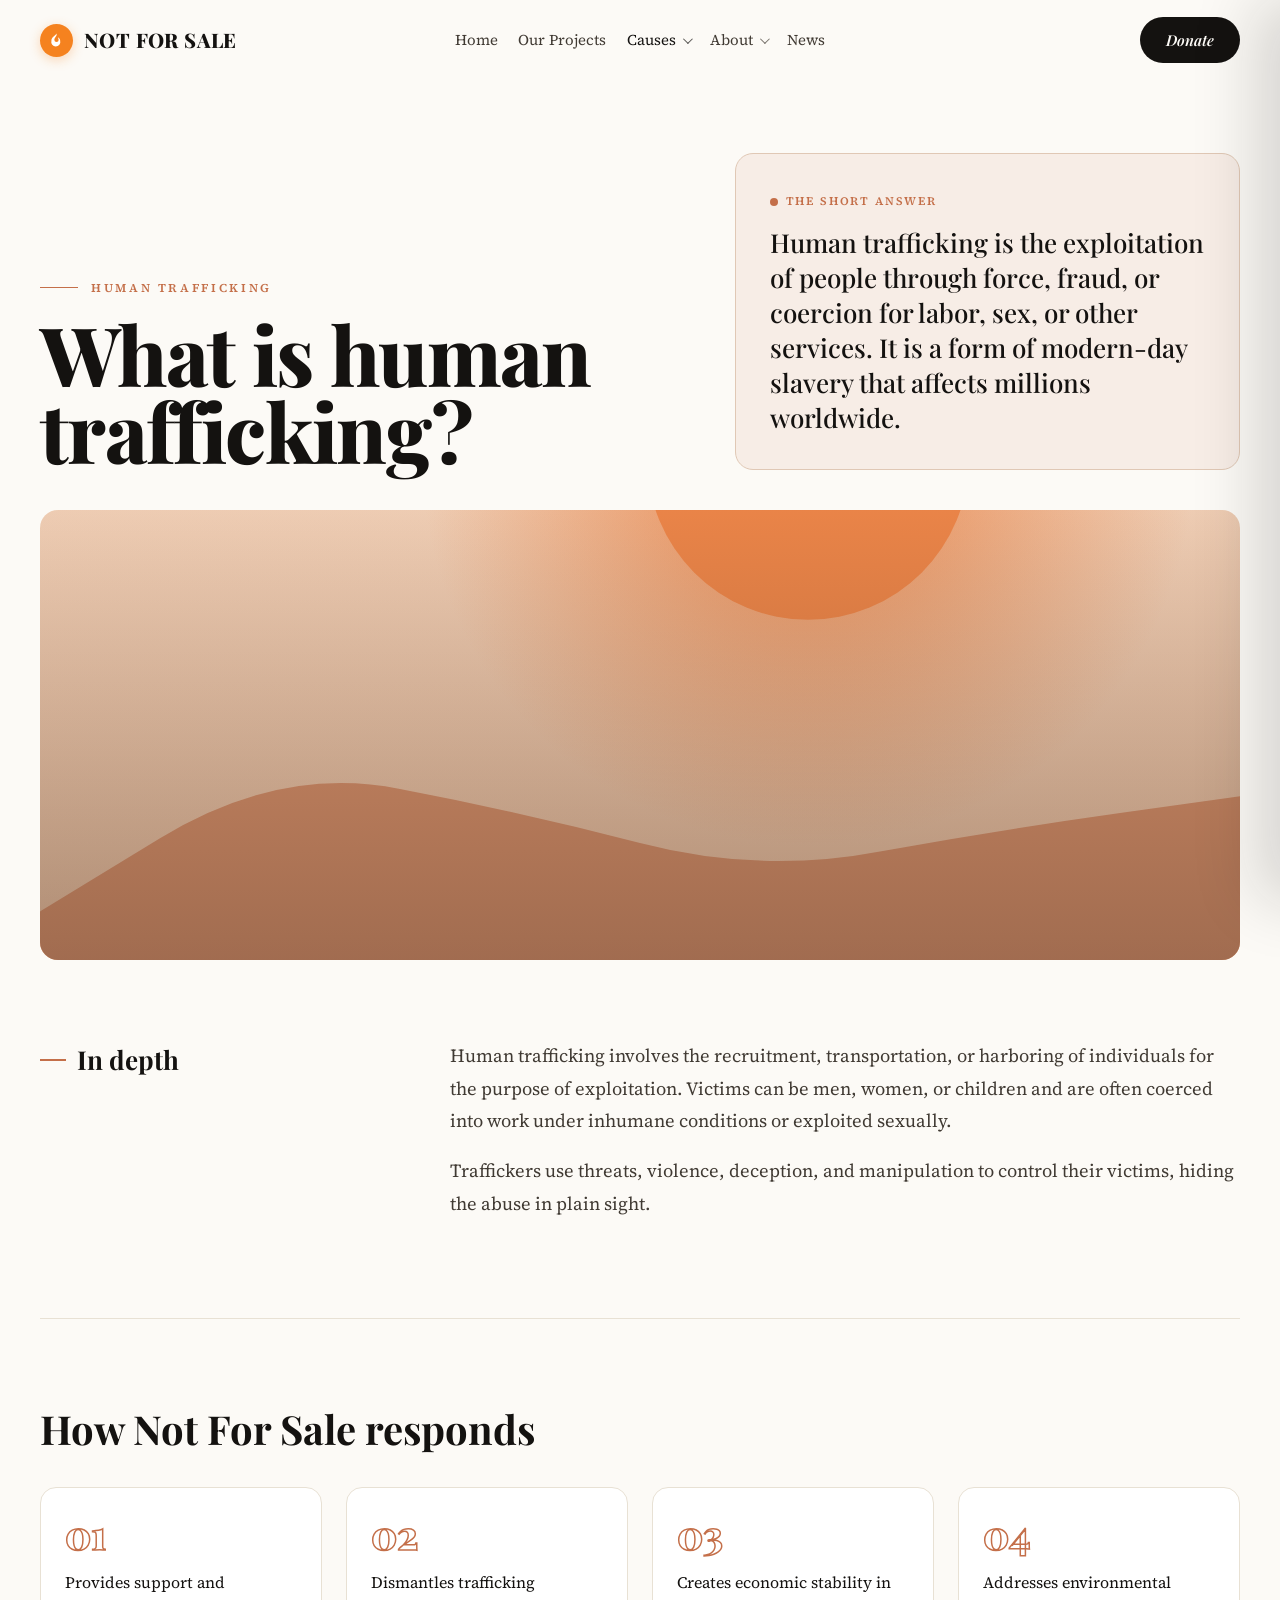
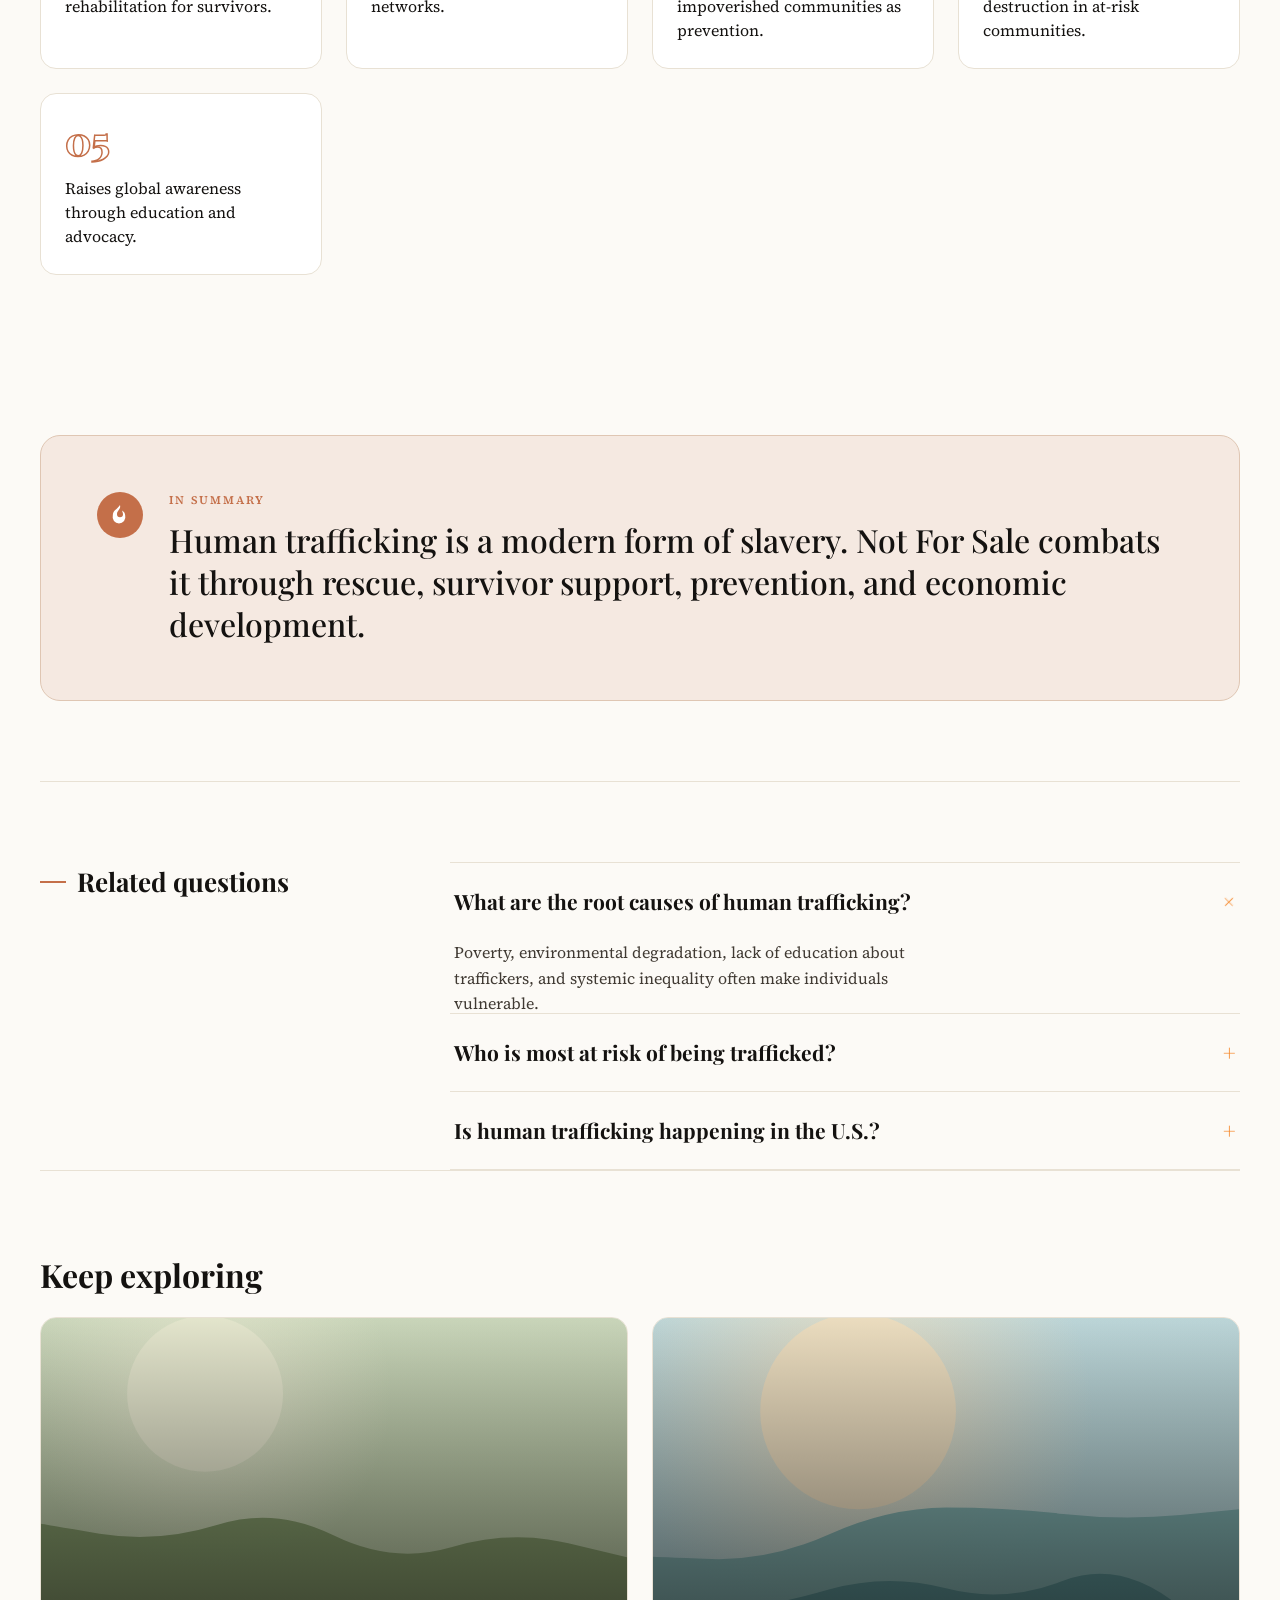
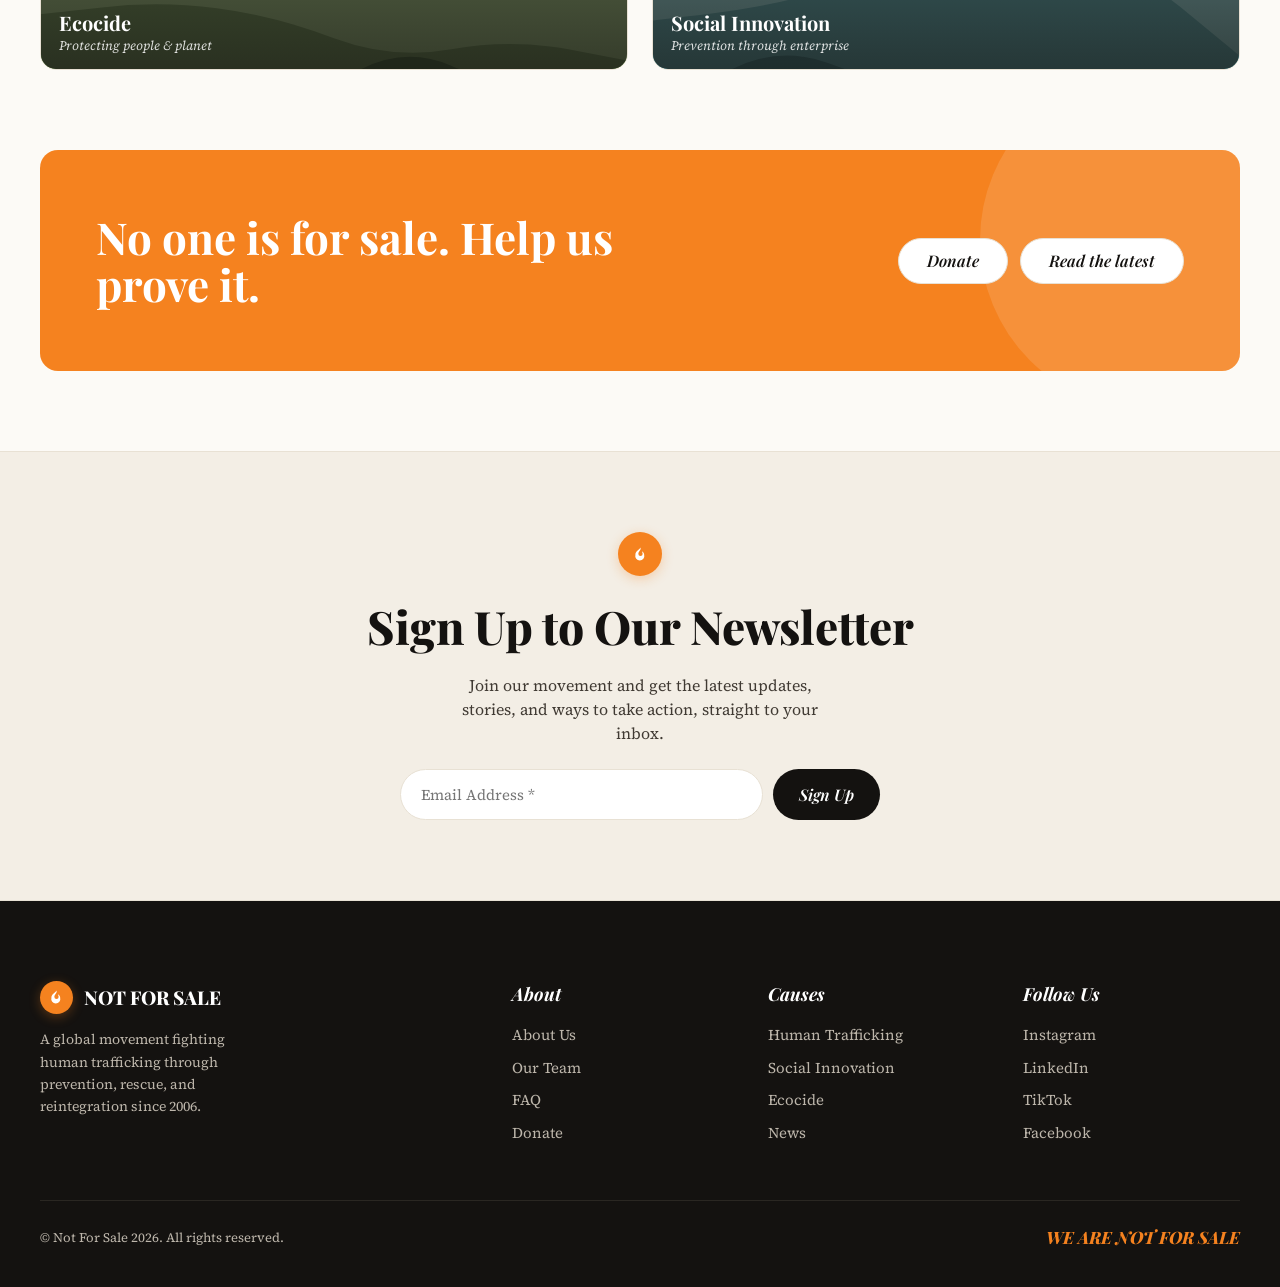
<file: explainer.html>
<!doctype html>
<html lang="en">
<head>
<meta charset="utf-8">
<meta name="viewport" content="width=device-width, initial-scale=1">
<title>Explainer — Not For Sale</title>
<link rel="preconnect" href="https://fonts.googleapis.com">
<link rel="preconnect" href="https://fonts.gstatic.com" crossorigin>
<link href="https://fonts.googleapis.com/css2?family=Playfair+Display:ital,wght@0,500;0,600;0,700;0,800;1,500;1,600;1,700&family=Source+Serif+4:ital,opsz,wght@0,8..60,400;0,8..60,500;0,8..60,600;1,8..60,400&display=swap" rel="stylesheet">
<link rel="stylesheet" href="assets/styles.css">
</head>
<body data-page="explainer">
<div id="bar"></div>
<div id="site-header"></div>

<div class="wrap ex" id="exRoot">
  <section class="ex-hero">
    <div class="fade">
      <div class="kicker" id="exKicker"><span class="dash"></span>Cause</div>
      <h1 id="exTitle">What is human trafficking?</h1>
    </div>
    <div class="ex-answer fade">
      <div class="lab">The short answer</div>
      <p id="exDirect"></p>
    </div>
  </section>

  <div class="ex-cover fade" id="exCover"></div>

  <section class="ex-block">
    <div class="label fade">In depth</div>
    <div class="prose fade" id="exInDepth"></div>
  </section>

  <section class="ex-steps">
    <div class="head fade">How Not For Sale responds</div>
    <div class="grid fade" id="exSteps"></div>
  </section>

  <section class="ex-summary fade">
    <div class="mark"><svg viewBox="0 0 24 24"><path d="M12 2c1.2 4.2-3 5.2-3 9.2a3 3 0 0 0 6 0c0-1.6-.8-2.7-1-3.8 2 .9 3.2 3 3.2 5.1a6.4 6.4 0 1 1-12.4 0C4.8 7 9.8 6 12 2z" fill="#fff"/></svg></div>
    <div><div class="lab">In summary</div><div id="exSummary"></div></div>
  </section>

  <section class="ex-related">
    <div class="ex-block" style="padding-bottom:0;border:none">
      <div class="label fade">Related questions</div>
      <div class="fade" id="exRelated"></div>
    </div>
  </section>

  <section class="ex-related">
    <div class="head fade" style="font-family:var(--disp);font-weight:700;font-size:clamp(22px,2.8vw,32px);margin-bottom:18px">Keep exploring</div>
    <div class="ex-morecards fade" id="exMore"></div>
  </section>
</div>

<div class="wrap"><div class="ctaband fade">
  <h2>No one is for sale. Help us prove it.</h2>
  <div class="btns"><a class="btn btn-light" href="#">Donate</a><a class="btn btn-light" href="news.html">Read the latest</a></div>
</div></div>

<div id="site-newsletter"></div>
<div id="site-footer"></div>
<script src="assets/flags.js"></script>
<script src="assets/app.js"></script>
</body>
</html>
</file>
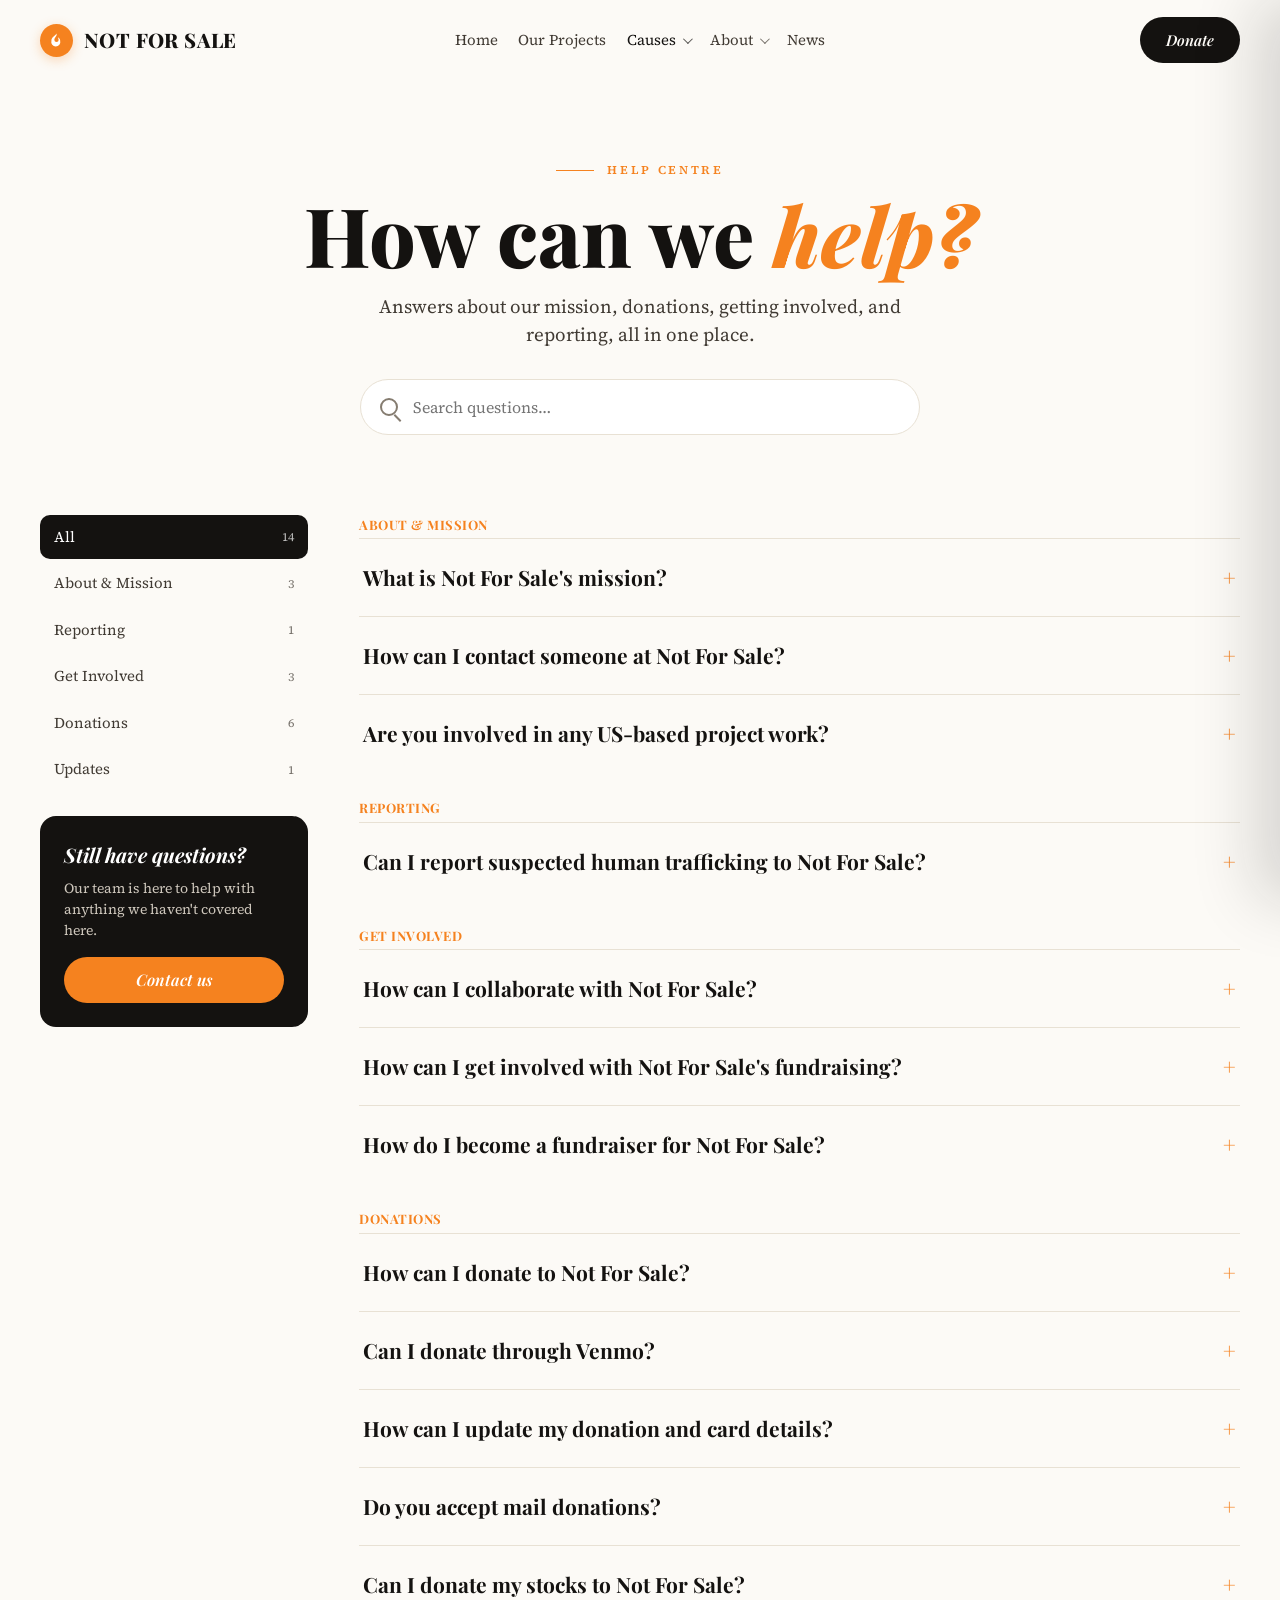
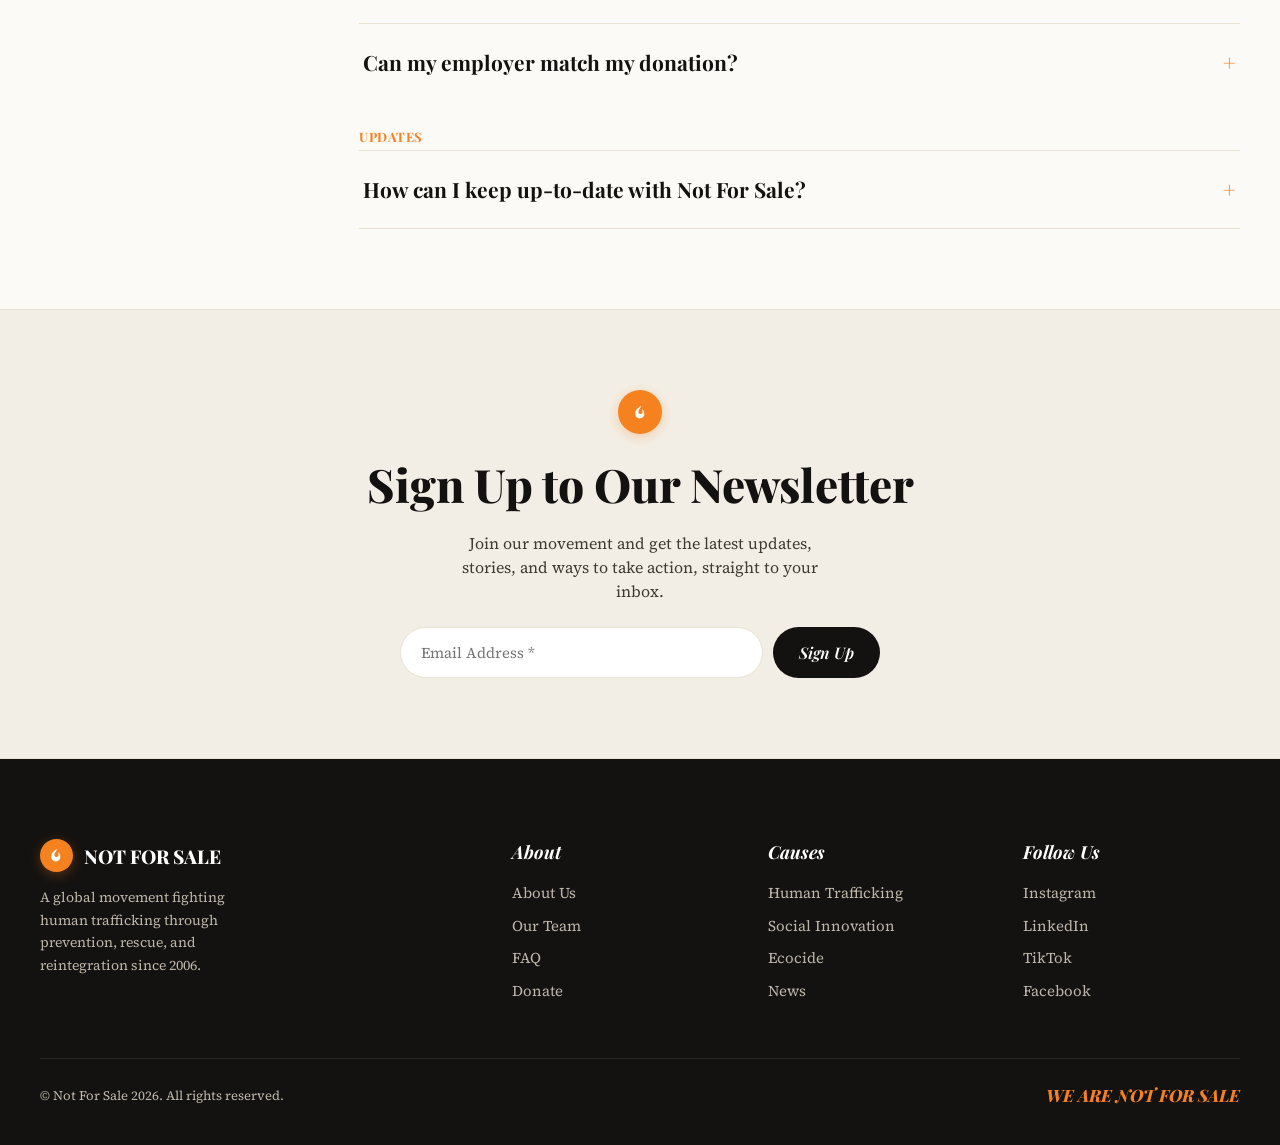
<file: faq.html>
<!doctype html>
<html lang="en">
<head>
<meta charset="utf-8">
<meta name="viewport" content="width=device-width, initial-scale=1">
<title>Not For Sale — Help & FAQ</title>
<link rel="preconnect" href="https://fonts.googleapis.com">
<link rel="preconnect" href="https://fonts.gstatic.com" crossorigin>
<link href="https://fonts.googleapis.com/css2?family=Playfair+Display:ital,wght@0,500;0,600;0,700;0,800;1,500;1,600;1,700&family=Source+Serif+4:ital,opsz,wght@0,8..60,400;0,8..60,500;0,8..60,600;1,8..60,400&display=swap" rel="stylesheet">
<link rel="stylesheet" href="assets/styles.css">
</head>
<body data-page="faq">
<div id="bar"></div>
<div id="site-header"></div>

<section class="help-hero"><div class="wrap">
  <div class="kicker fade" style="justify-content:center"><span class="dash"></span>Help Centre</div>
  <h1 class="fade" style="margin-top:16px">How can we <em>help?</em></h1>
  <p class="fade">Answers about our mission, donations, getting involved, and reporting, all in one place.</p>
  <div class="searchbox fade"><span class="ic"></span><input id="faqSearch" type="search" placeholder="Search questions…" aria-label="Search FAQs"></div>
</div></section>

<section><div class="wrap">
  <div class="help-layout">
    <aside class="help-side">
      <div class="cat-nav fade" id="catNav"></div>
      <div class="help-contact fade"><h4>Still have questions?</h4><p>Our team is here to help with anything we haven't covered here.</p><a class="btn btn-orange" href="#" style="width:100%">Contact us</a></div>
    </aside>
    <div class="help-main fade"><div id="faqList"></div></div>
  </div>
</div></section>

<div id="site-newsletter"></div>
<div id="site-footer"></div>
<script src="assets/flags.js"></script>
<script src="assets/app.js"></script>
</body>
</html>
</file>
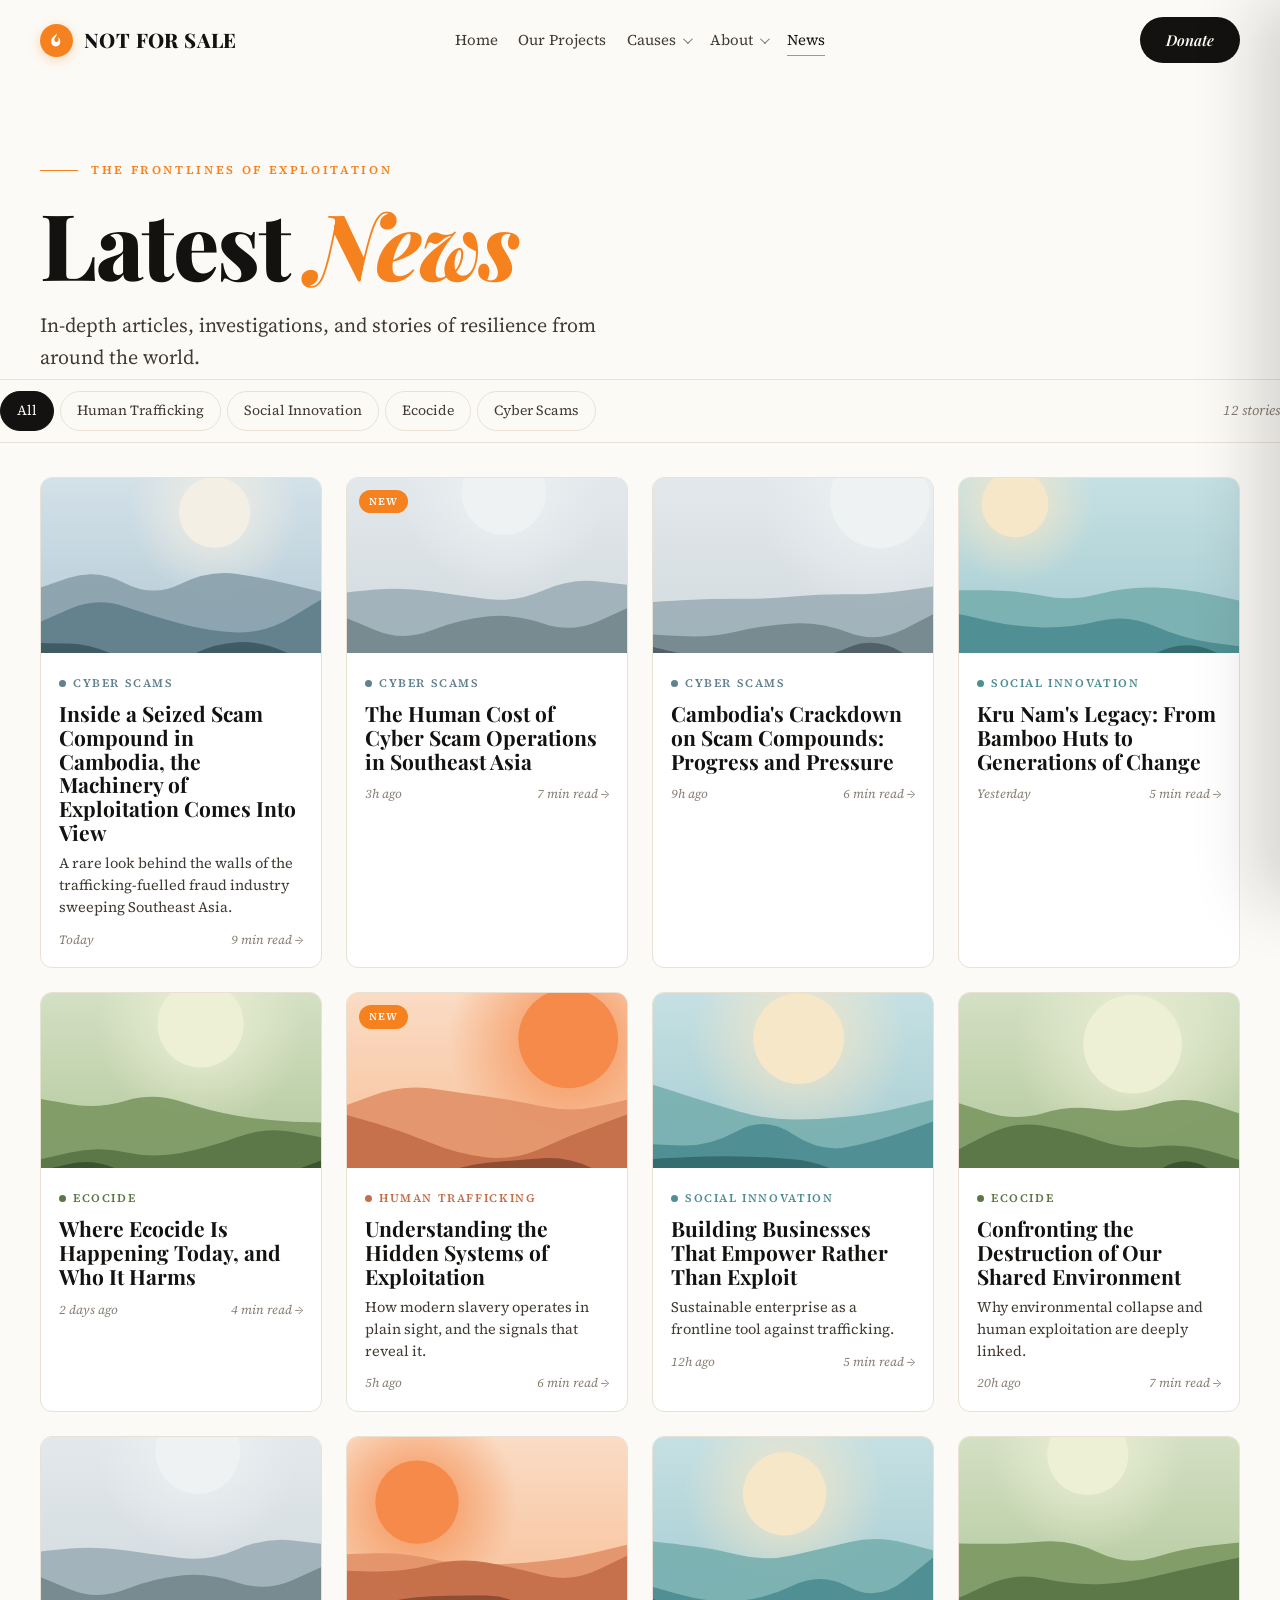
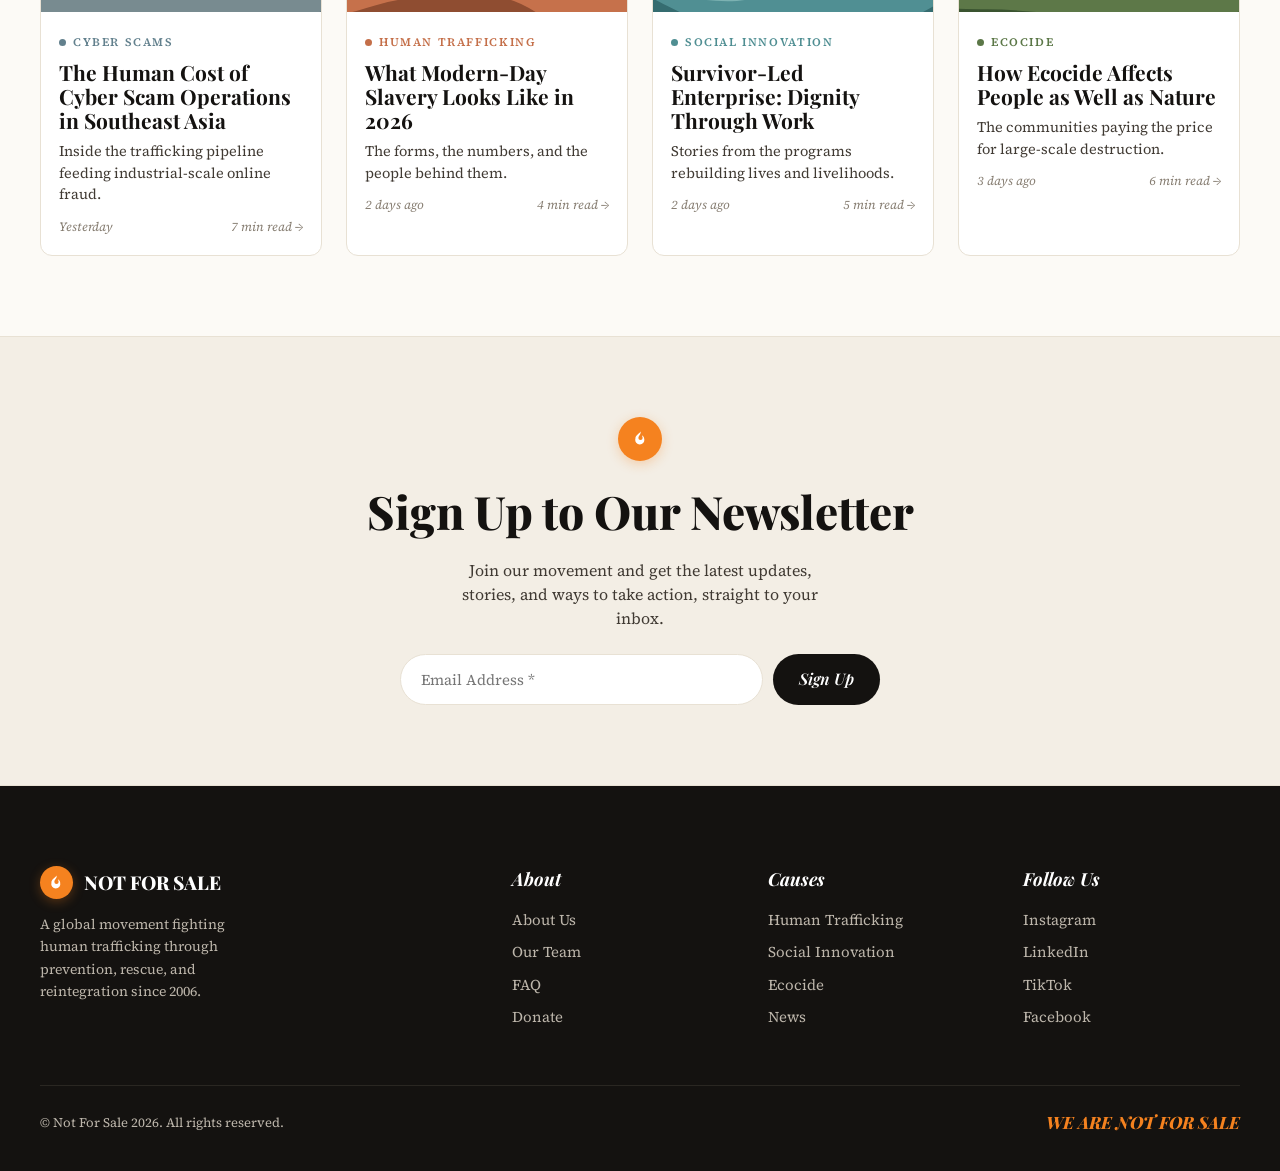
<file: news.html>
<!doctype html>
<html lang="en">
<head>
<meta charset="utf-8">
<meta name="viewport" content="width=device-width, initial-scale=1">
<title>Not For Sale — News</title>
<link rel="preconnect" href="https://fonts.googleapis.com">
<link rel="preconnect" href="https://fonts.gstatic.com" crossorigin>
<link href="https://fonts.googleapis.com/css2?family=Playfair+Display:ital,wght@0,500;0,600;0,700;0,800;1,500;1,600;1,700&family=Source+Serif+4:ital,opsz,wght@0,8..60,400;0,8..60,500;0,8..60,600;1,8..60,400&display=swap" rel="stylesheet">
<link rel="stylesheet" href="assets/styles.css">
</head>
<body data-page="news">
<div id="bar"></div>
<div id="site-header"></div>

<section class="pagehead"><div class="wrap">
  <div class="kicker fade"><span class="dash"></span>The Frontlines of Exploitation</div>
  <h1 class="fade">Latest <em>News</em></h1>
  <p class="lede fade">In-depth articles, investigations, and stories of resilience from around the world.</p>
</div></section>

<div class="filterbar"><div class="wrap fb">
  <div class="filters" id="newsFilters"></div>
  <div class="count" id="newsCount"></div>
</div></div>

<div class="wrap"><div class="feed fade" id="newsGrid" style="padding:34px 0 0"></div></div>

<div id="site-newsletter"></div>
<div id="site-footer"></div>
<script src="assets/flags.js"></script>
<script src="assets/app.js"></script>
</body>
</html>
</file>
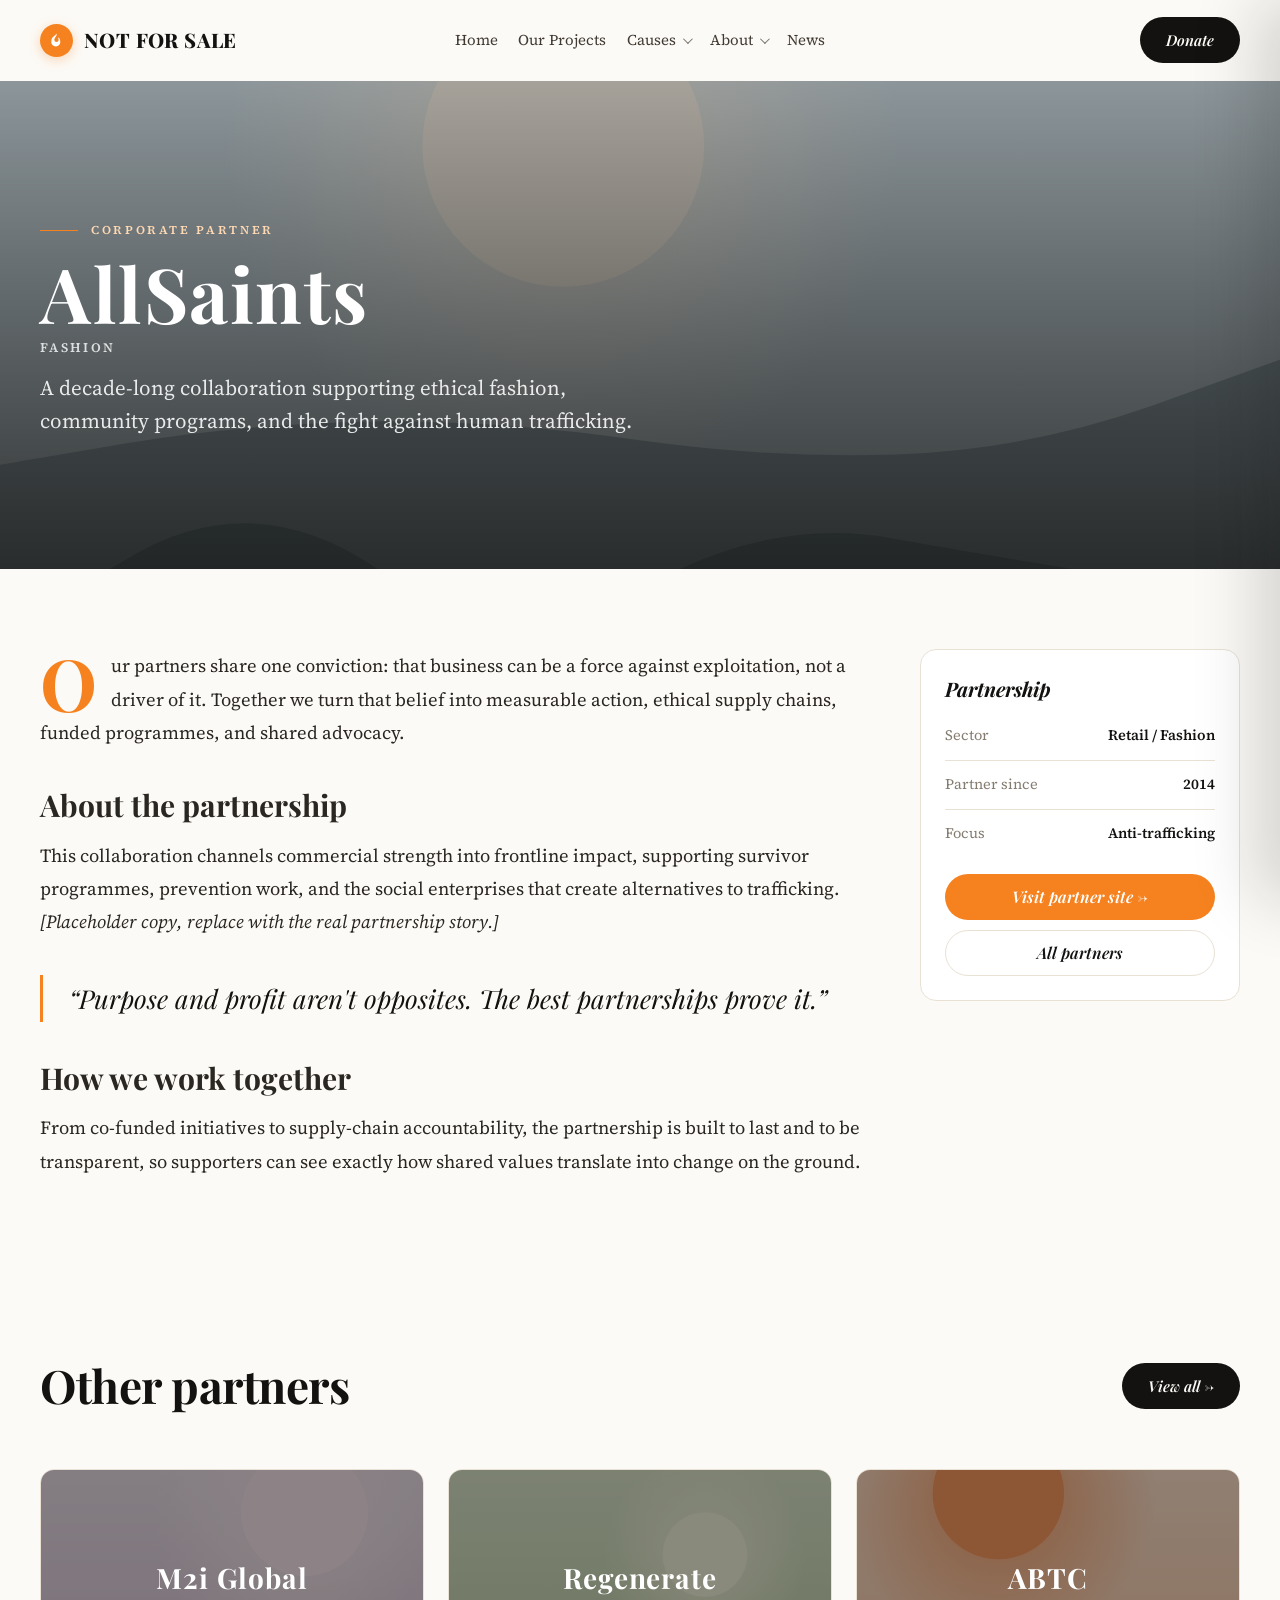
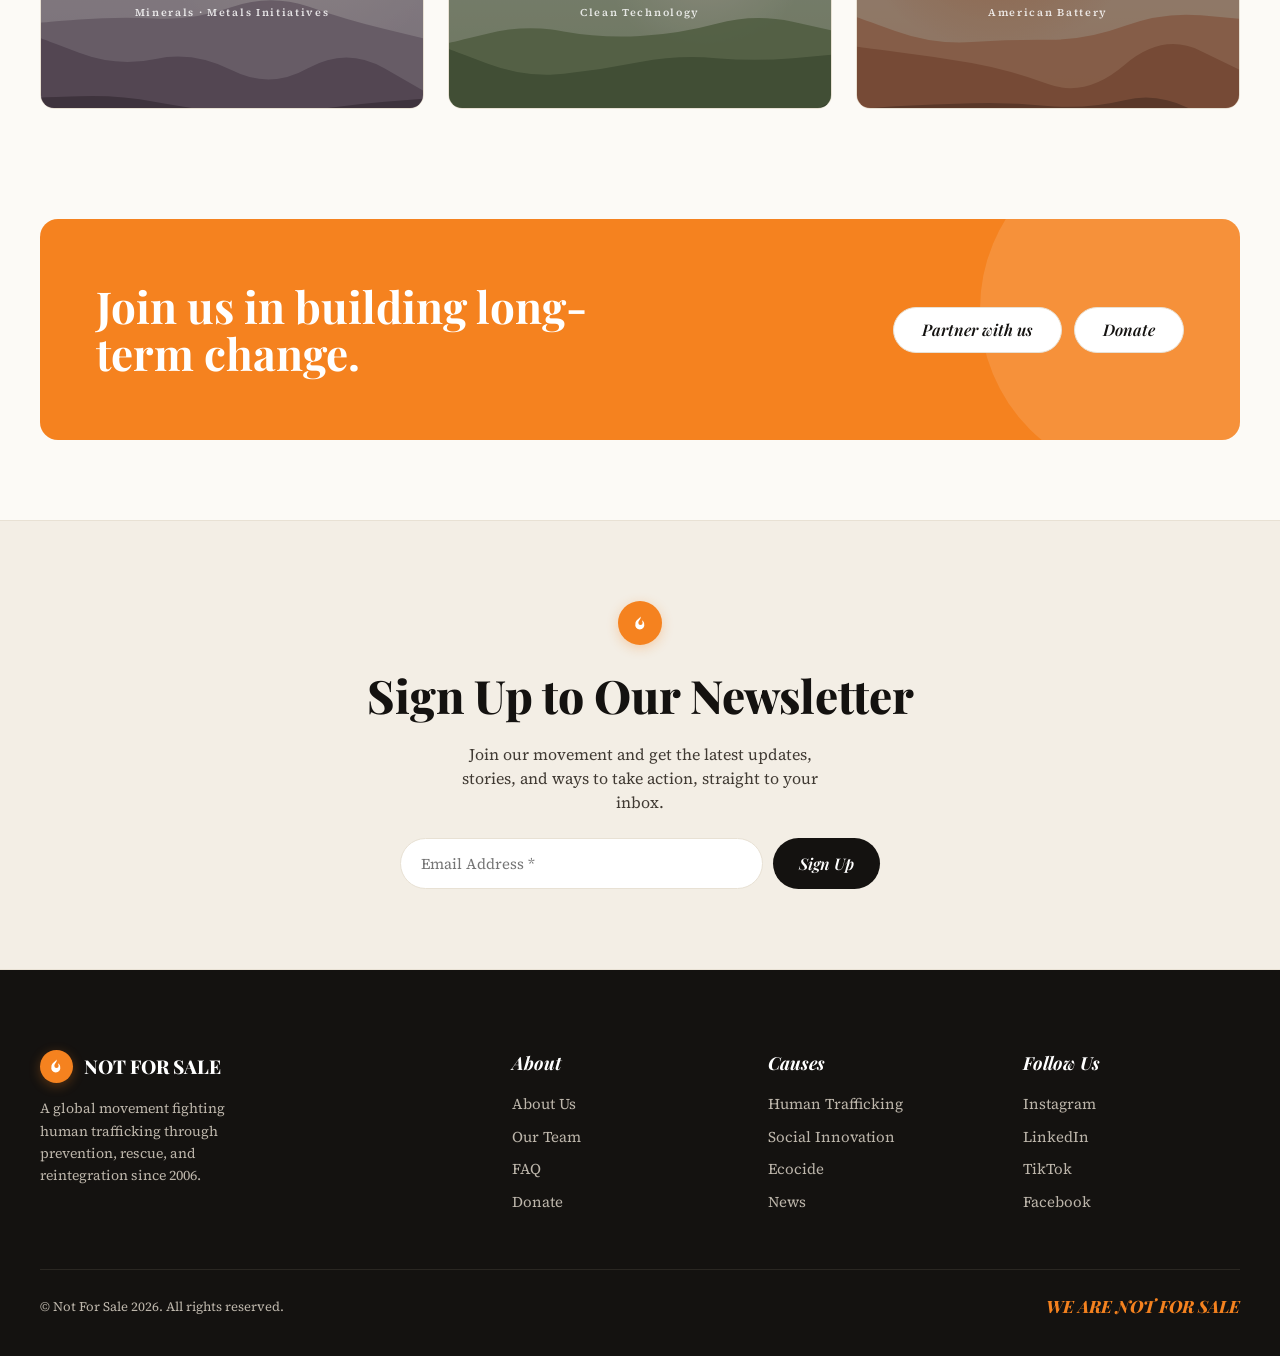
<file: partner.html>
<!doctype html>
<html lang="en">
<head>
<meta charset="utf-8">
<meta name="viewport" content="width=device-width, initial-scale=1">
<title>Partner — Not For Sale</title>
<link rel="preconnect" href="https://fonts.googleapis.com">
<link rel="preconnect" href="https://fonts.gstatic.com" crossorigin>
<link href="https://fonts.googleapis.com/css2?family=Playfair+Display:ital,wght@0,500;0,600;0,700;0,800;1,500;1,600;1,700&family=Source+Serif+4:ital,opsz,wght@0,8..60,400;0,8..60,500;0,8..60,600;1,8..60,400&display=swap" rel="stylesheet">
<link rel="stylesheet" href="assets/styles.css">
</head>
<body data-page="partner">
<div id="bar"></div>
<div id="site-header"></div>

<section class="dhero">
  <div class="ph" id="dheroPh"></div>
  <div class="wrap in">
    <div class="kicker"><span class="dash"></span>Corporate Partner</div>
    <div class="wmbig" id="pnTitle">Partner</div>
    <p class="lede" id="pnLede"></p>
  </div>
</section>

<div class="wrap"><div class="detail">
  <div class="main">
    <div class="article fade">
      <p class="lead">Our partners share one conviction: that business can be a force against exploitation, not a driver of it. Together we turn that belief into measurable action, ethical supply chains, funded programmes, and shared advocacy.</p>
      <h2>About the partnership</h2>
      <p>This collaboration channels commercial strength into frontline impact, supporting survivor programmes, prevention work, and the social enterprises that create alternatives to trafficking. <em>[Placeholder copy, replace with the real partnership story.]</em></p>
      <blockquote>“Purpose and profit aren't opposites. The best partnerships prove it.”</blockquote>
      <h2>How we work together</h2>
      <p>From co-funded initiatives to supply-chain accountability, the partnership is built to last and to be transparent, so supporters can see exactly how shared values translate into change on the ground.</p>
    </div>
  </div>
  <aside class="factbox fade">
    <h4>Partnership</h4>
    <div class="frow"><span class="k">Sector</span><span class="v" id="fbSector">—</span></div>
    <div class="frow"><span class="k">Partner since</span><span class="v" id="fbPartnerSince">—</span></div>
    <div class="frow"><span class="k">Focus</span><span class="v">Anti-trafficking</span></div>
    <a class="btn btn-orange" href="#">Visit partner site →</a>
    <a class="btn btn-light" href="partners.html" style="width:100%;margin-top:10px">All partners</a>
  </aside>
</div></div>

<section class="sec"><div class="wrap">
  <div class="sec-h fade"><div><h2>Other partners</h2></div><a class="btn btn-ink" href="partners.html">View all →</a></div>
  <div class="logogrid" id="pnRelated"></div>
</div></section>

<div class="wrap"><div class="ctaband fade">
  <h2>Join us in building long-term change.</h2>
  <div class="btns"><a class="btn btn-light" href="#">Partner with us</a><a class="btn btn-light" href="#">Donate</a></div>
</div></div>

<div id="site-newsletter"></div>
<div id="site-footer"></div>
<script src="assets/flags.js"></script>
<script src="assets/app.js"></script>
</body>
</html>
</file>
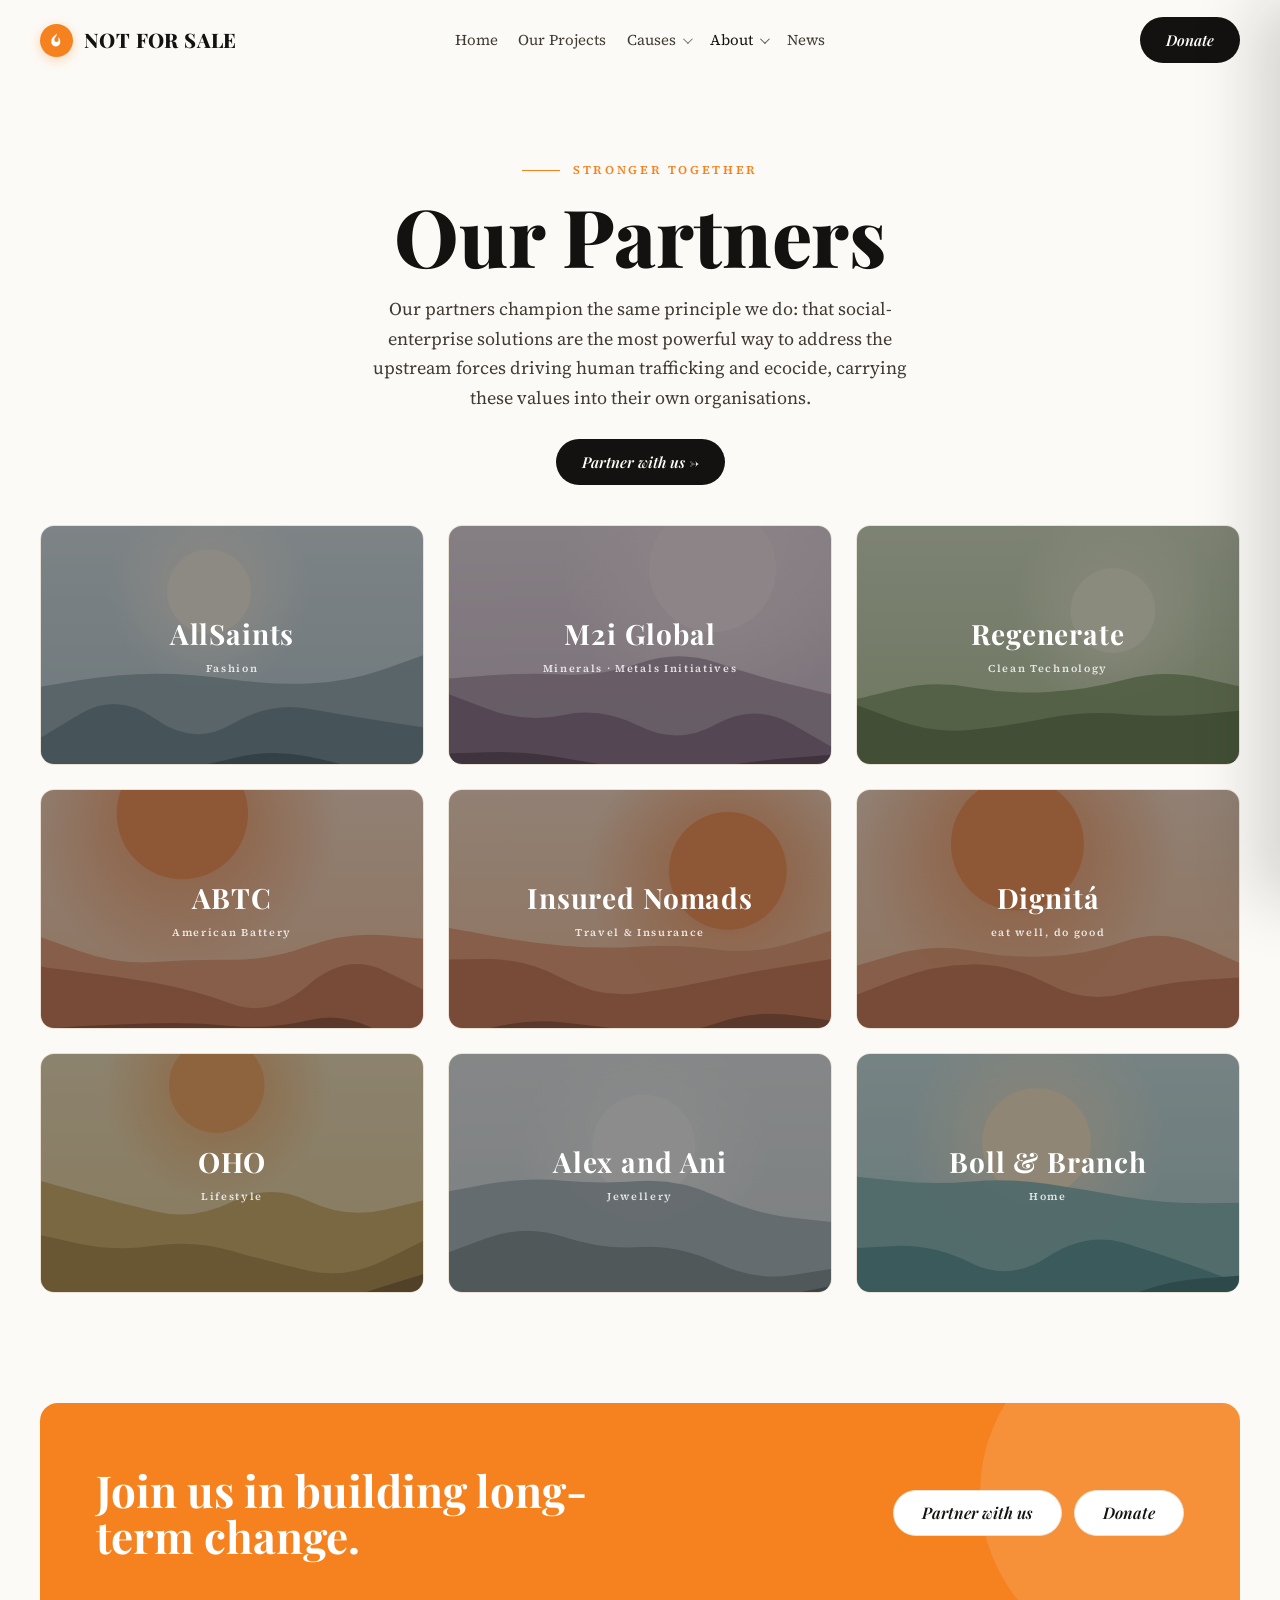
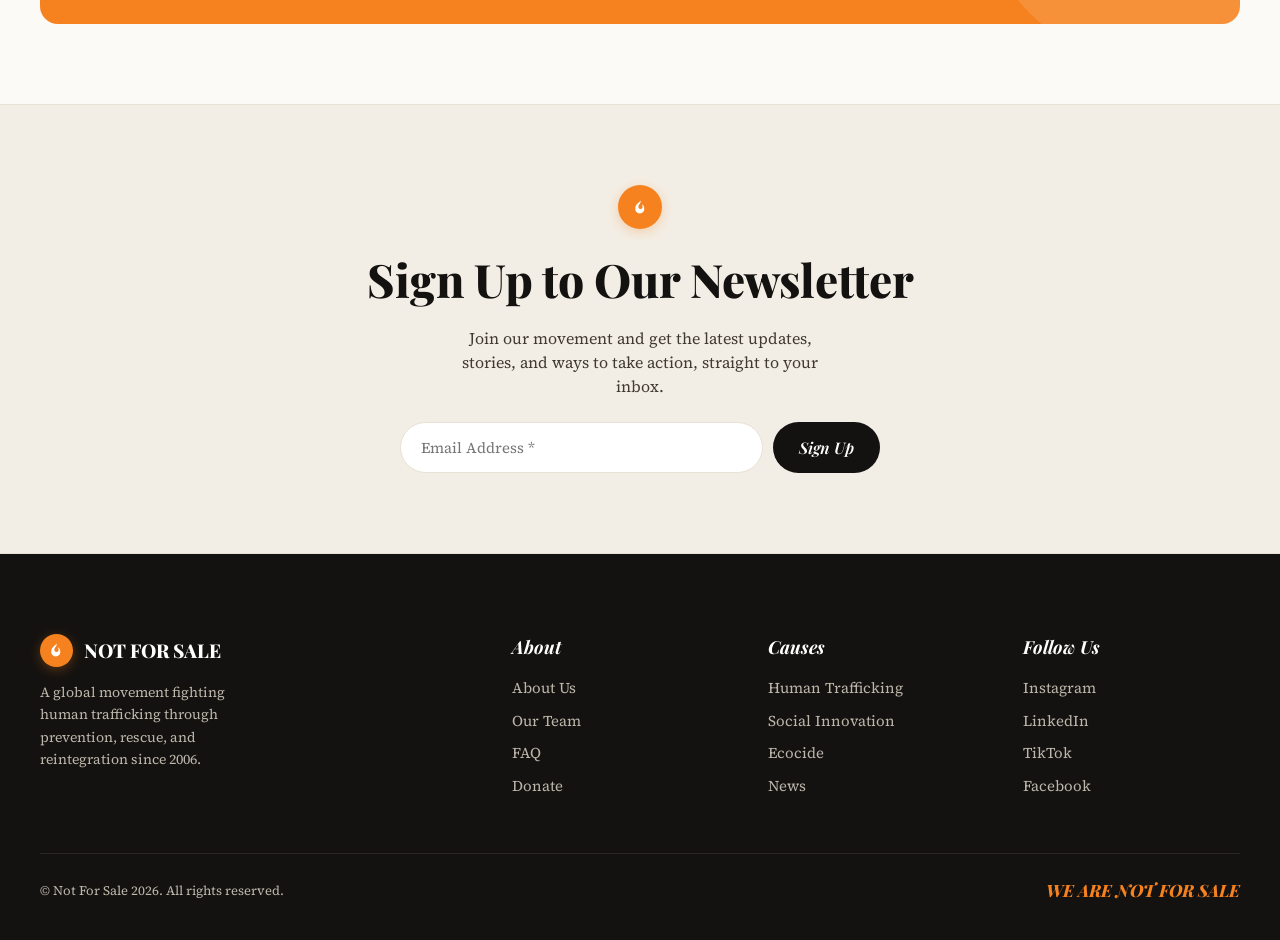
<file: partners.html>
<!doctype html>
<html lang="en">
<head>
<meta charset="utf-8">
<meta name="viewport" content="width=device-width, initial-scale=1">
<title>Not For Sale — Partners</title>
<link rel="preconnect" href="https://fonts.googleapis.com">
<link rel="preconnect" href="https://fonts.gstatic.com" crossorigin>
<link href="https://fonts.googleapis.com/css2?family=Playfair+Display:ital,wght@0,500;0,600;0,700;0,800;1,500;1,600;1,700&family=Source+Serif+4:ital,opsz,wght@0,8..60,400;0,8..60,500;0,8..60,600;1,8..60,400&display=swap" rel="stylesheet">
<link rel="stylesheet" href="assets/styles.css">
</head>
<body data-page="partners">
<div id="bar"></div>
<div id="site-header"></div>

<section class="partnersintro"><div class="wrap fade">
  <div class="kicker" style="justify-content:center"><span class="dash"></span>Stronger Together</div>
  <h1 style="margin-top:18px">Our Partners</h1>
  <p>Our partners champion the same principle we do: that social-enterprise solutions are the most powerful way to address the upstream forces driving human trafficking and ecocide, carrying these values into their own organisations.</p>
  <a class="btn btn-ink" href="#">Partner with us →</a>
</div></section>

<div class="wrap"><div class="logogrid fade" id="logoGrid"></div></div>

<div class="wrap"><div class="ctaband fade">
  <h2>Join us in building long-term change.</h2>
  <div class="btns"><a class="btn btn-light" href="#">Partner with us</a><a class="btn btn-light" href="#">Donate</a></div>
</div></div>

<div id="site-newsletter"></div>
<div id="site-footer"></div>
<script src="assets/flags.js"></script>
<script src="assets/app.js"></script>
</body>
</html>
</file>
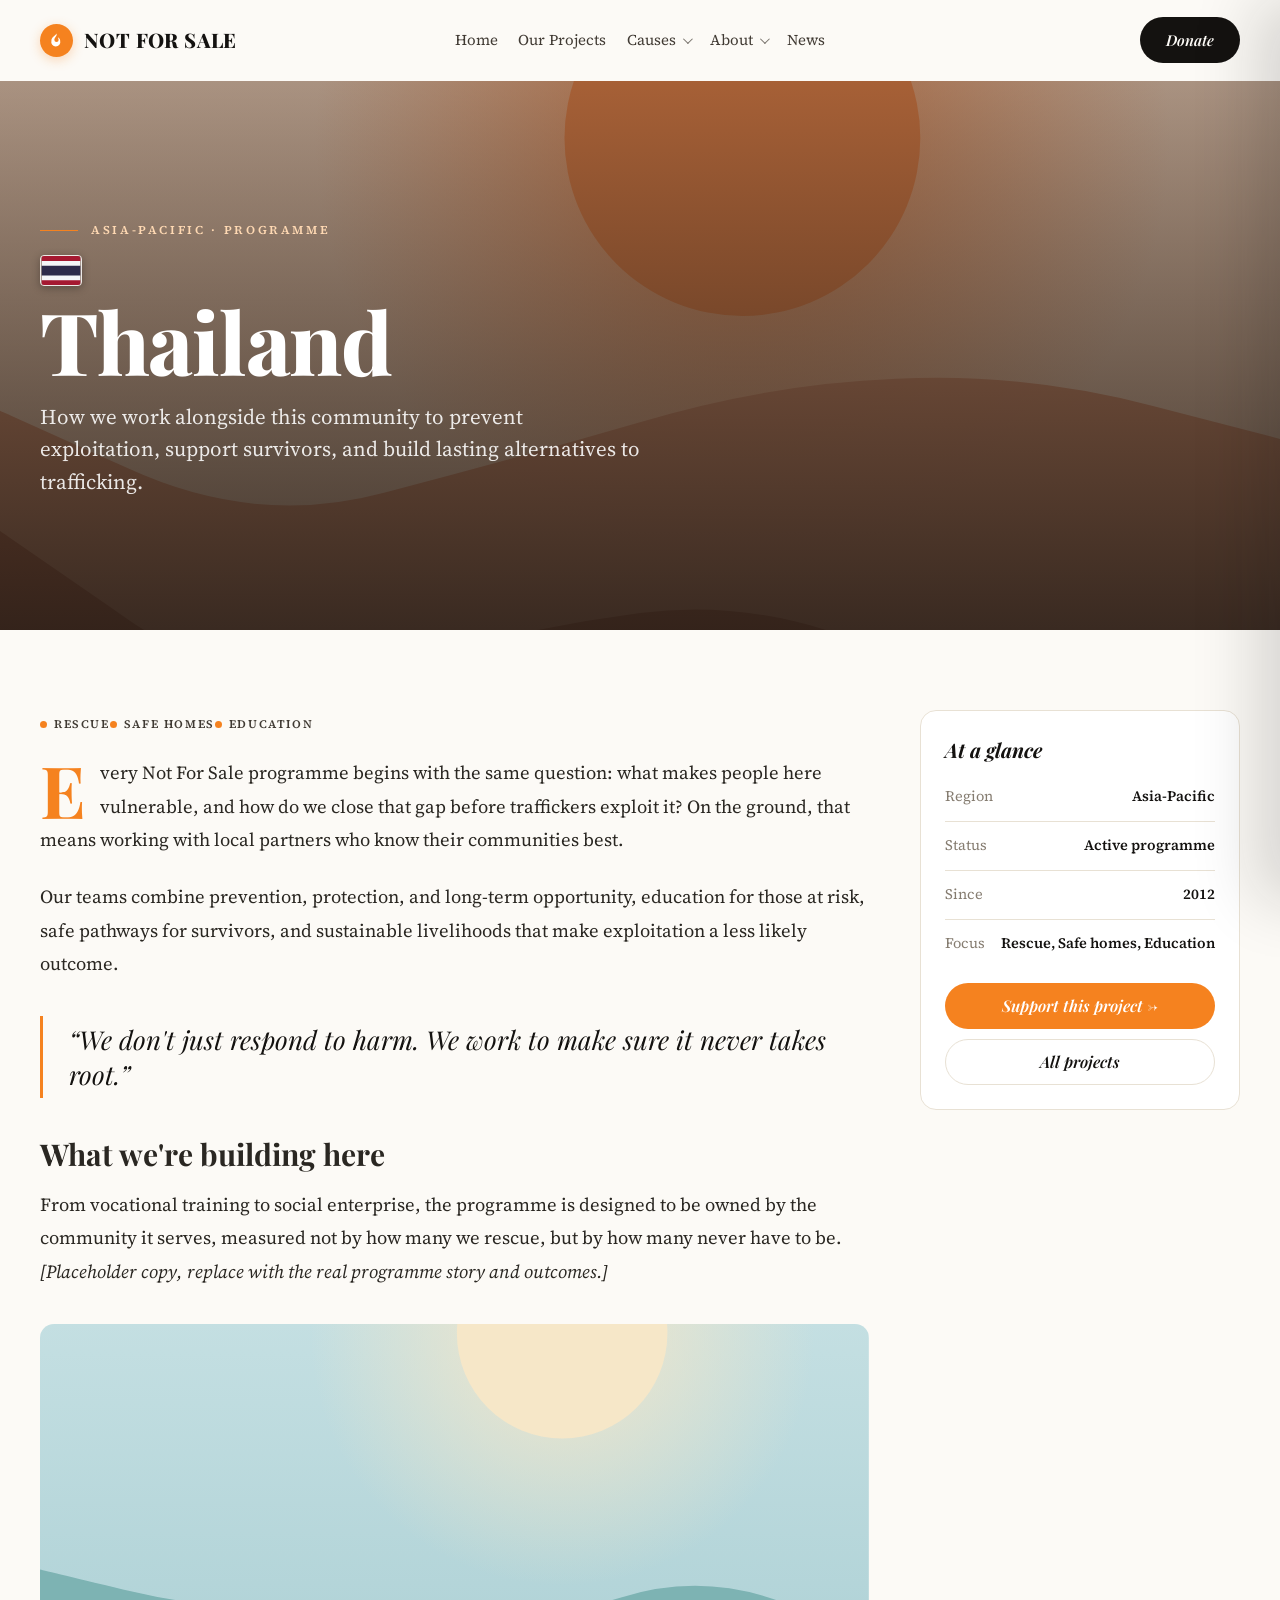
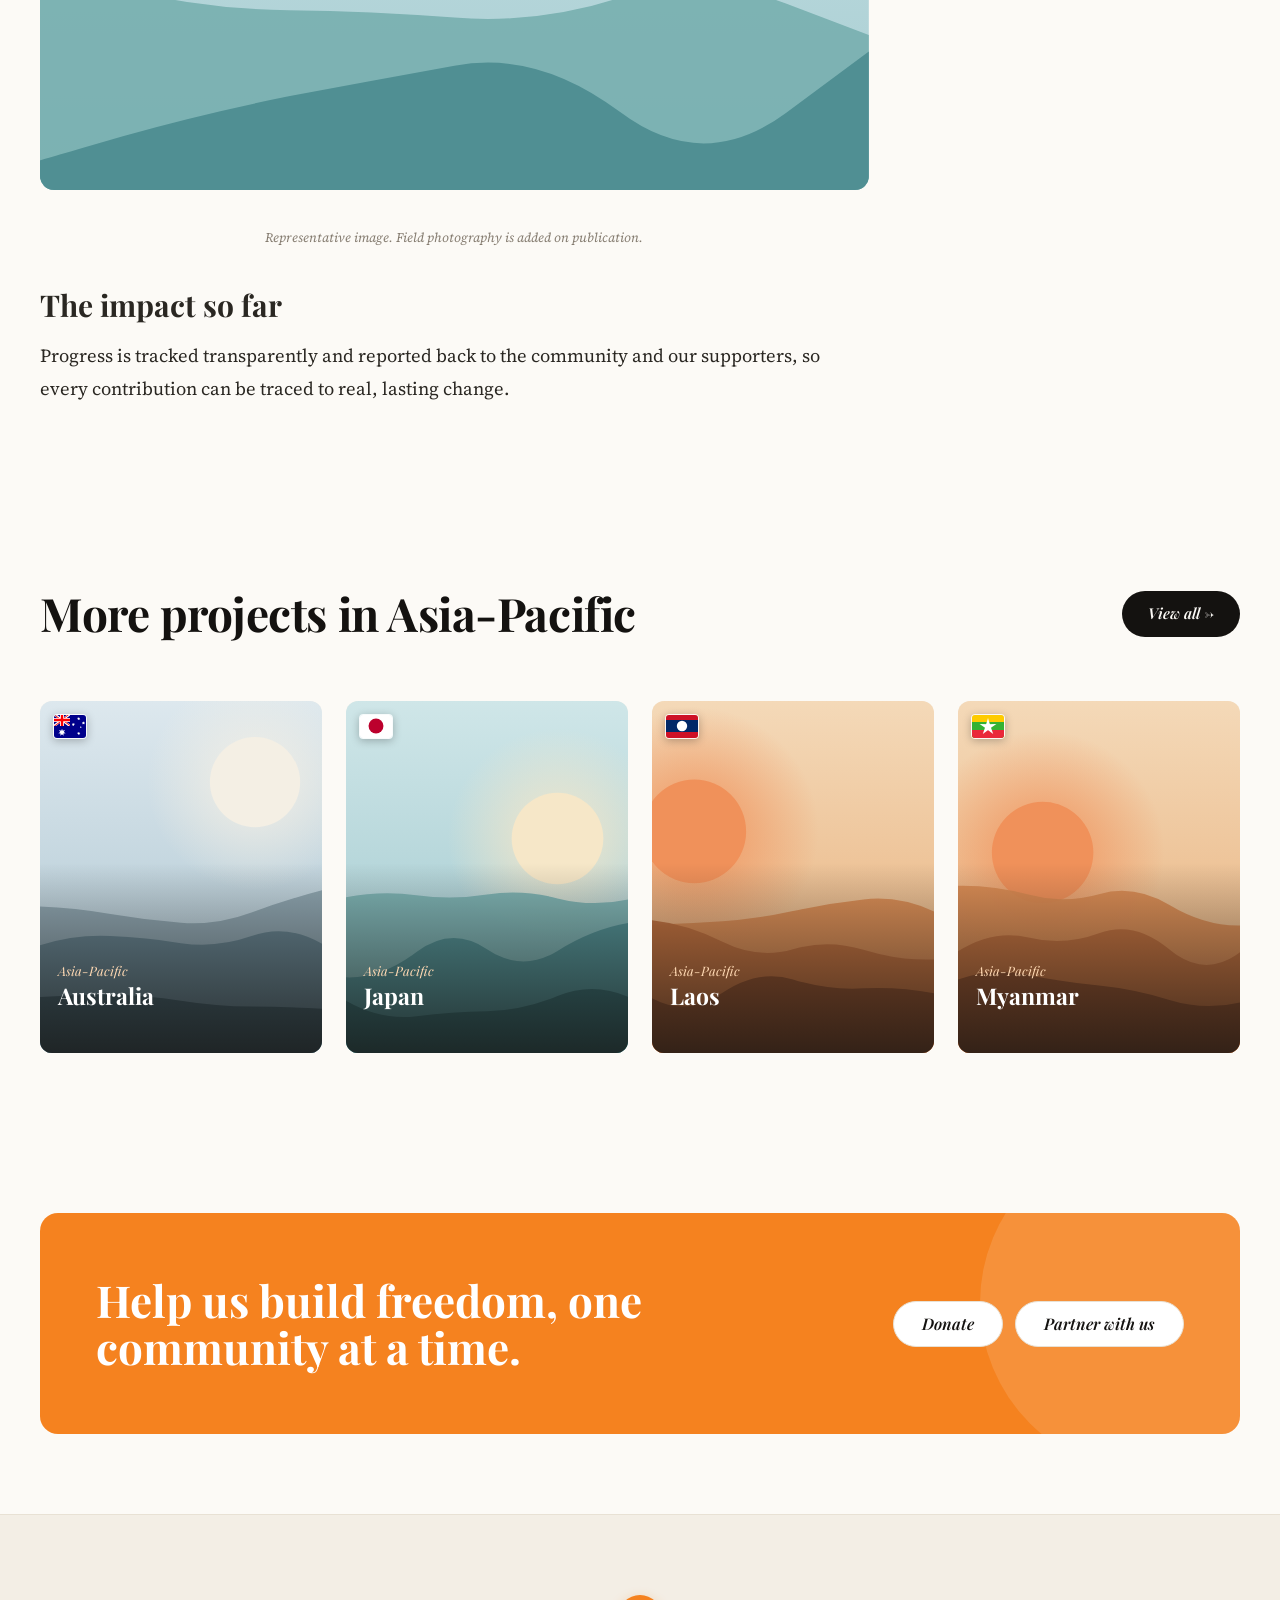
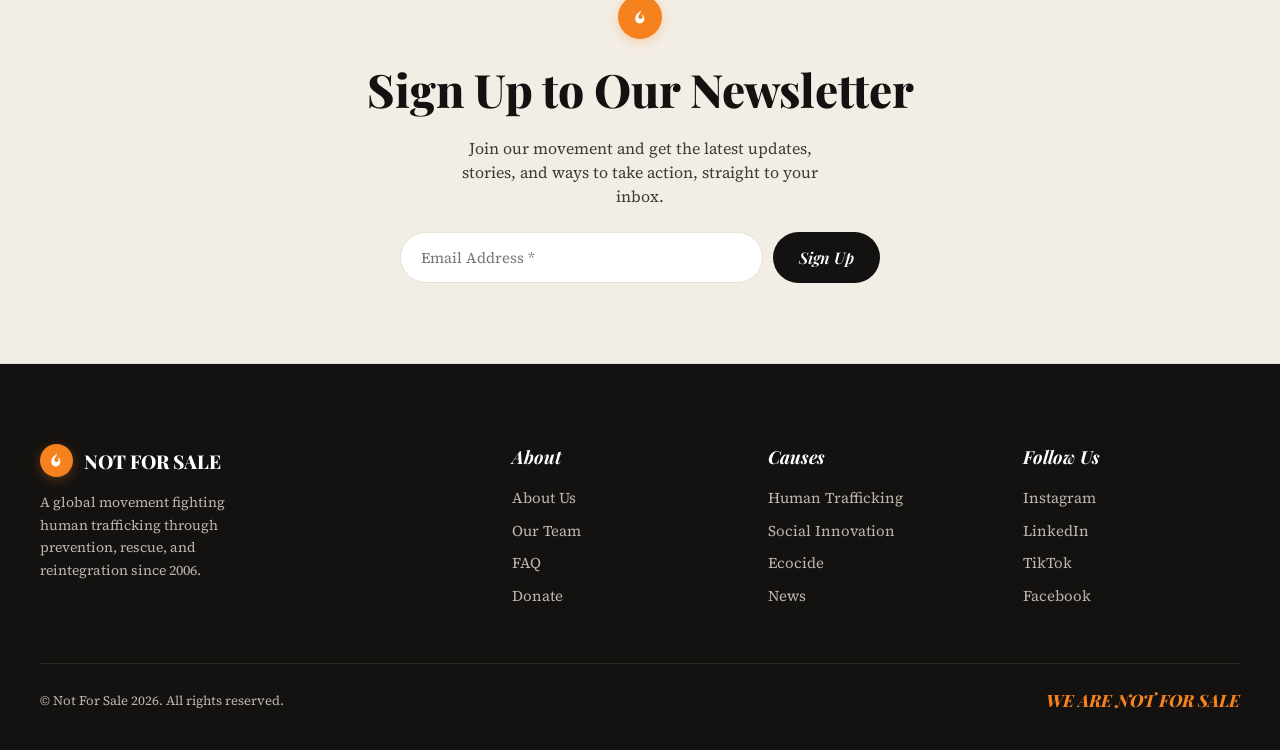
<file: project.html>
<!doctype html>
<html lang="en">
<head>
<meta charset="utf-8">
<meta name="viewport" content="width=device-width, initial-scale=1">
<title>Project — Not For Sale</title>
<link rel="preconnect" href="https://fonts.googleapis.com">
<link rel="preconnect" href="https://fonts.gstatic.com" crossorigin>
<link href="https://fonts.googleapis.com/css2?family=Playfair+Display:ital,wght@0,500;0,600;0,700;0,800;1,500;1,600;1,700&family=Source+Serif+4:ital,opsz,wght@0,8..60,400;0,8..60,500;0,8..60,600;1,8..60,400&display=swap" rel="stylesheet">
<link rel="stylesheet" href="assets/styles.css">
</head>
<body data-page="project">
<div id="bar"></div>
<div id="site-header"></div>

<section class="dhero">
  <div class="ph" id="dheroPh"></div>
  <div class="wrap in">
    <div class="kicker" id="pjKicker"><span class="dash"></span>Programme</div>
    <div class="flagrow" id="pjFlag"></div>
    <h1 id="pjTitle">Project</h1>
    <p class="lede" id="pjLede">How we work alongside this community to prevent exploitation, support survivors, and build lasting alternatives to trafficking.</p>
  </div>
</section>

<div class="wrap"><div class="detail">
  <div class="main">
    <div class="tags" id="pjFocus"></div>
    <div class="article fade">
      <p class="lead">Every Not For Sale programme begins with the same question: what makes people here vulnerable, and how do we close that gap before traffickers exploit it? On the ground, that means working with local partners who know their communities best.</p>
      <p>Our teams combine prevention, protection, and long-term opportunity, education for those at risk, safe pathways for survivors, and sustainable livelihoods that make exploitation a less likely outcome.</p>
      <blockquote>“We don't just respond to harm. We work to make sure it never takes root.”</blockquote>
      <h2>What we're building here</h2>
      <p>From vocational training to social enterprise, the programme is designed to be owned by the community it serves, measured not by how many we rescue, but by how many never have to be. <em>[Placeholder copy, replace with the real programme story and outcomes.]</em></p>
      <div class="inlinefig fade" id="pjFig"></div>
      <p class="cap">Representative image. Field photography is added on publication.</p>
      <h2>The impact so far</h2>
      <p>Progress is tracked transparently and reported back to the community and our supporters, so every contribution can be traced to real, lasting change.</p>
    </div>
  </div>
  <aside class="factbox fade">
    <h4>At a glance</h4>
    <div class="frow"><span class="k">Region</span><span class="v" id="fbRegion">—</span></div>
    <div class="frow"><span class="k">Status</span><span class="v">Active programme</span></div>
    <div class="frow"><span class="k">Since</span><span class="v" id="fbSince">2012</span></div>
    <div class="frow"><span class="k">Focus</span><span class="v" id="fbFocus">—</span></div>
    <a class="btn btn-orange" href="#">Support this project →</a>
    <a class="btn btn-light" href="projects.html" style="width:100%;margin-top:10px">All projects</a>
  </aside>
</div></div>

<section class="sec"><div class="wrap">
  <div class="sec-h fade"><div><h2>More projects in <span id="pjRegionName">the region</span></h2></div><a class="btn btn-ink" href="projects.html">View all →</a></div>
  <div class="pgrid" id="pjRelated"></div>
</div></section>

<div class="wrap"><div class="ctaband fade">
  <h2>Help us build freedom, one community at a time.</h2>
  <div class="btns"><a class="btn btn-light" href="#">Donate</a><a class="btn btn-light" href="partners.html">Partner with us</a></div>
</div></div>

<div id="site-newsletter"></div>
<div id="site-footer"></div>
<script src="assets/flags.js"></script>
<script src="assets/app.js"></script>
</body>
</html>
</file>
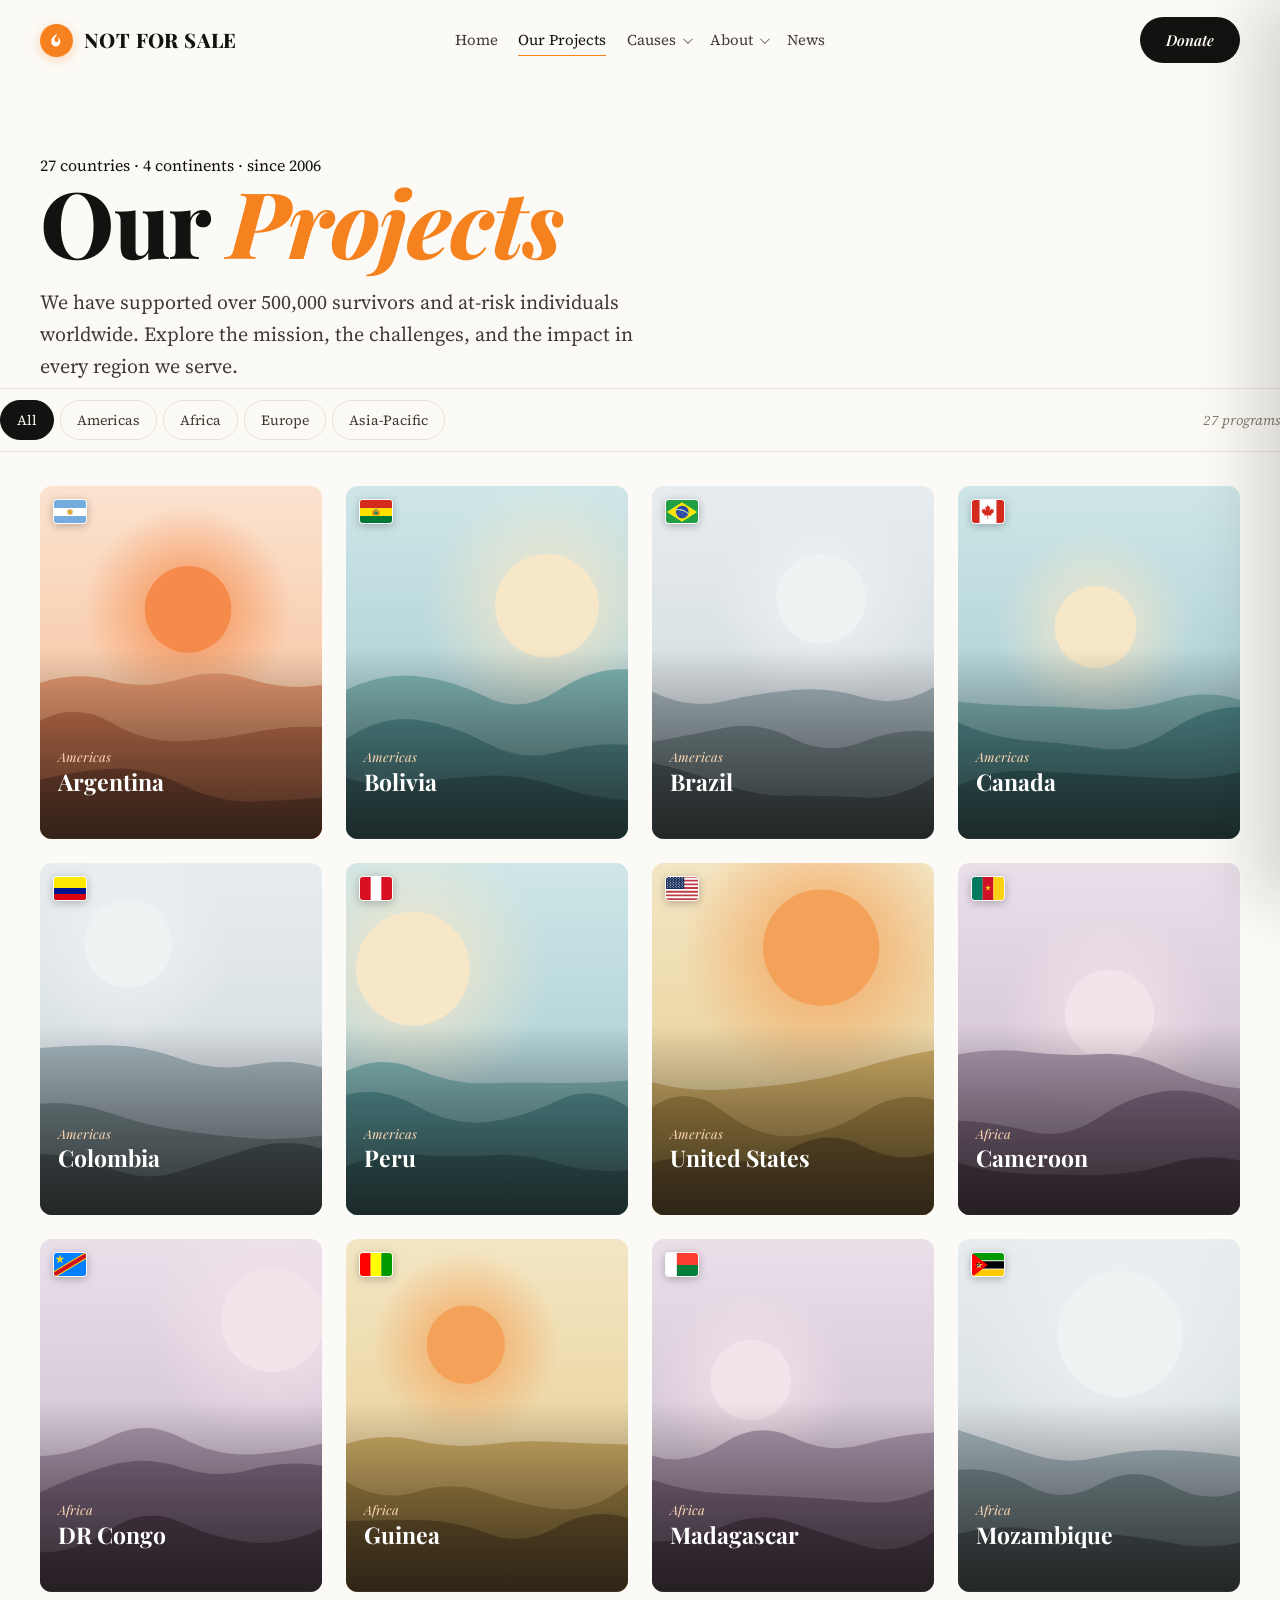
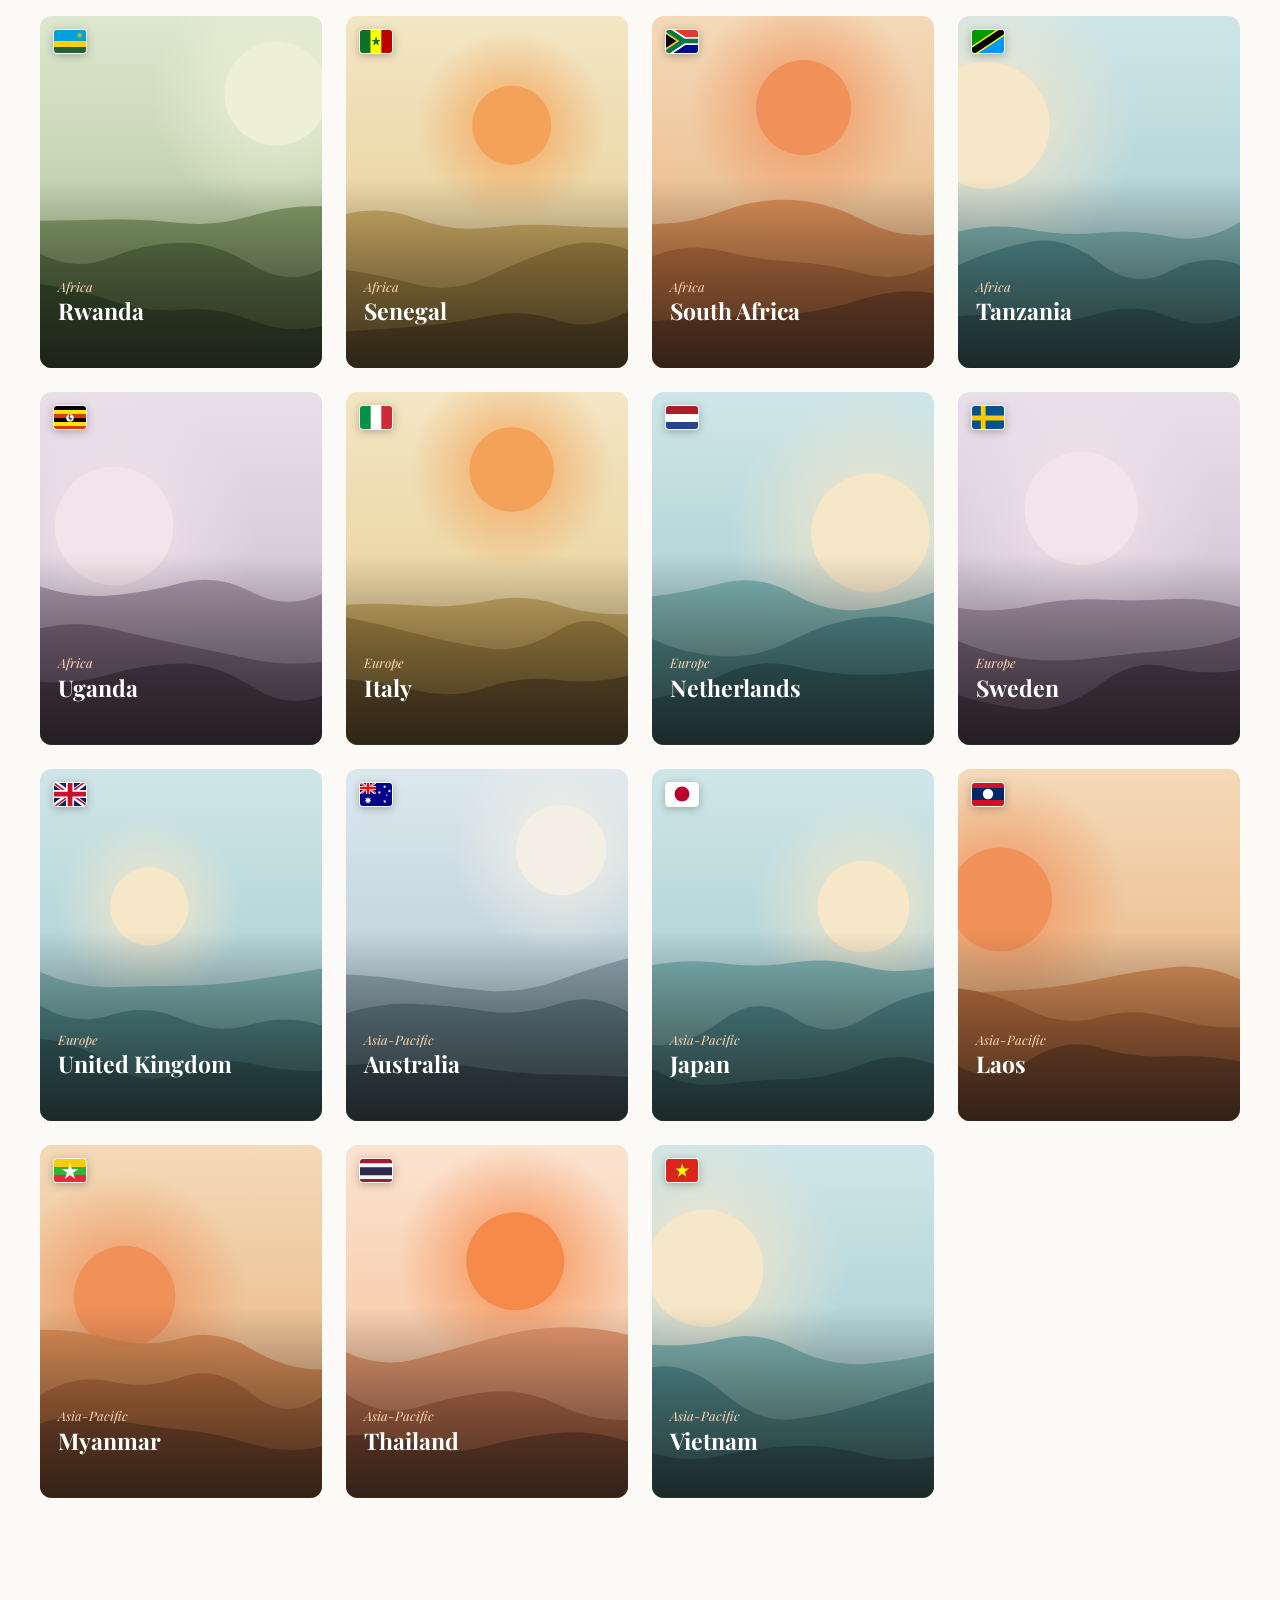
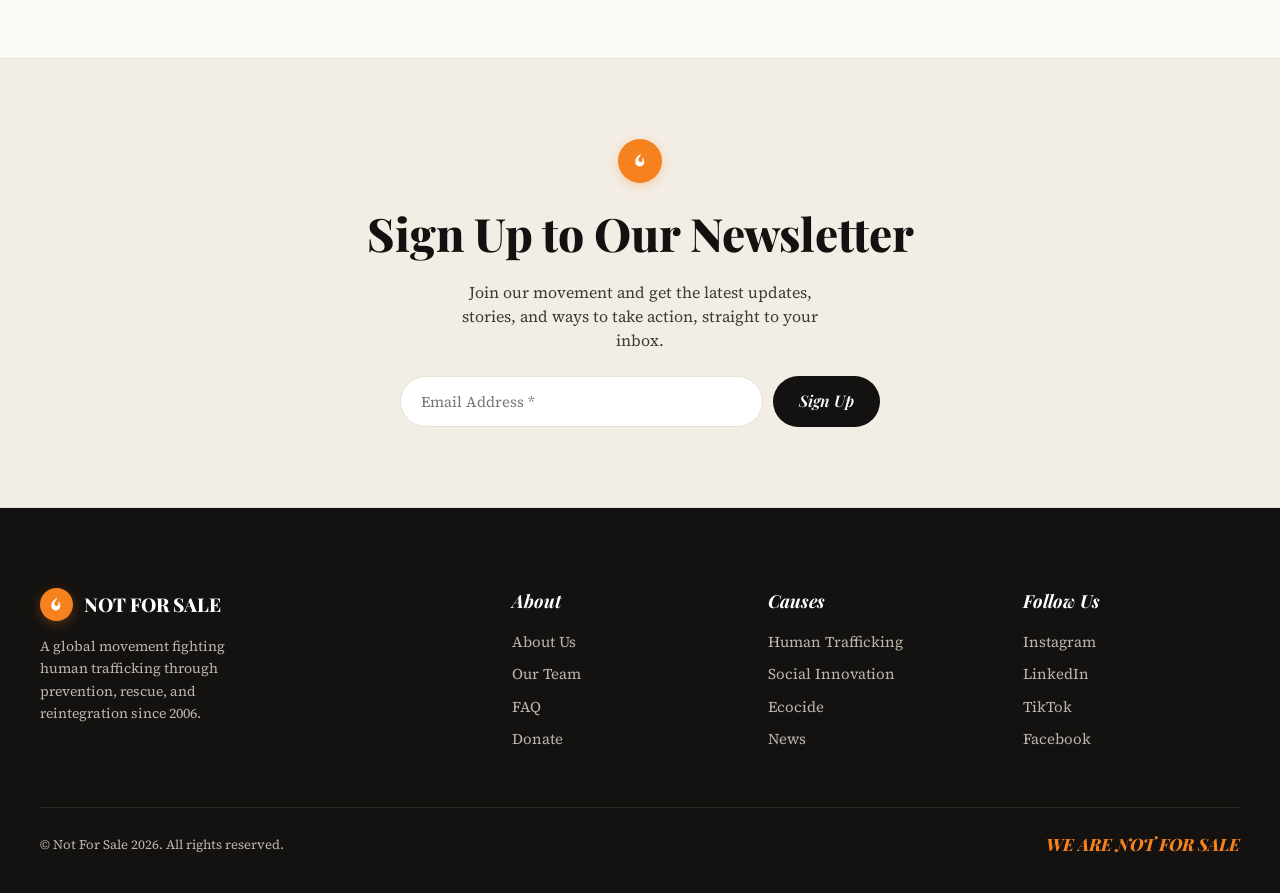
<file: projects.html>
<!doctype html>
<html lang="en">
<head>
<meta charset="utf-8">
<meta name="viewport" content="width=device-width, initial-scale=1">
<title>Not For Sale — Our Projects</title>
<link rel="preconnect" href="https://fonts.googleapis.com">
<link rel="preconnect" href="https://fonts.gstatic.com" crossorigin>
<link href="https://fonts.googleapis.com/css2?family=Playfair+Display:ital,wght@0,500;0,600;0,700;0,800;1,500;1,600;1,700&family=Source+Serif+4:ital,opsz,wght@0,8..60,400;0,8..60,500;0,8..60,600;1,8..60,400&display=swap" rel="stylesheet">
<link rel="stylesheet" href="assets/styles.css">
</head>
<body data-page="projects">
<div id="bar"></div>
<div id="site-header"></div>

<section class="pagehead"><div class="wrap">
  <div class="eyebrow fade"><span class="dash"></span>27 countries · 4 continents · since 2006</div>
  <h1 class="fade">Our <em>Projects</em></h1>
  <p class="lede fade">We have supported over 500,000 survivors and at-risk individuals worldwide. Explore the mission, the challenges, and the impact in every region we serve.</p>
</div></section>

<div class="filterbar"><div class="wrap fb">
  <div class="filters" id="pfilters"></div>
  <div class="count" id="pcount"></div>
</div></div>

<div class="wrap"><div class="pgrid" id="pgrid"></div></div>

<div id="site-newsletter"></div>
<div id="site-footer"></div>
<script src="assets/flags.js"></script>
<script src="assets/app.js"></script>
</body>
</html>
</file>
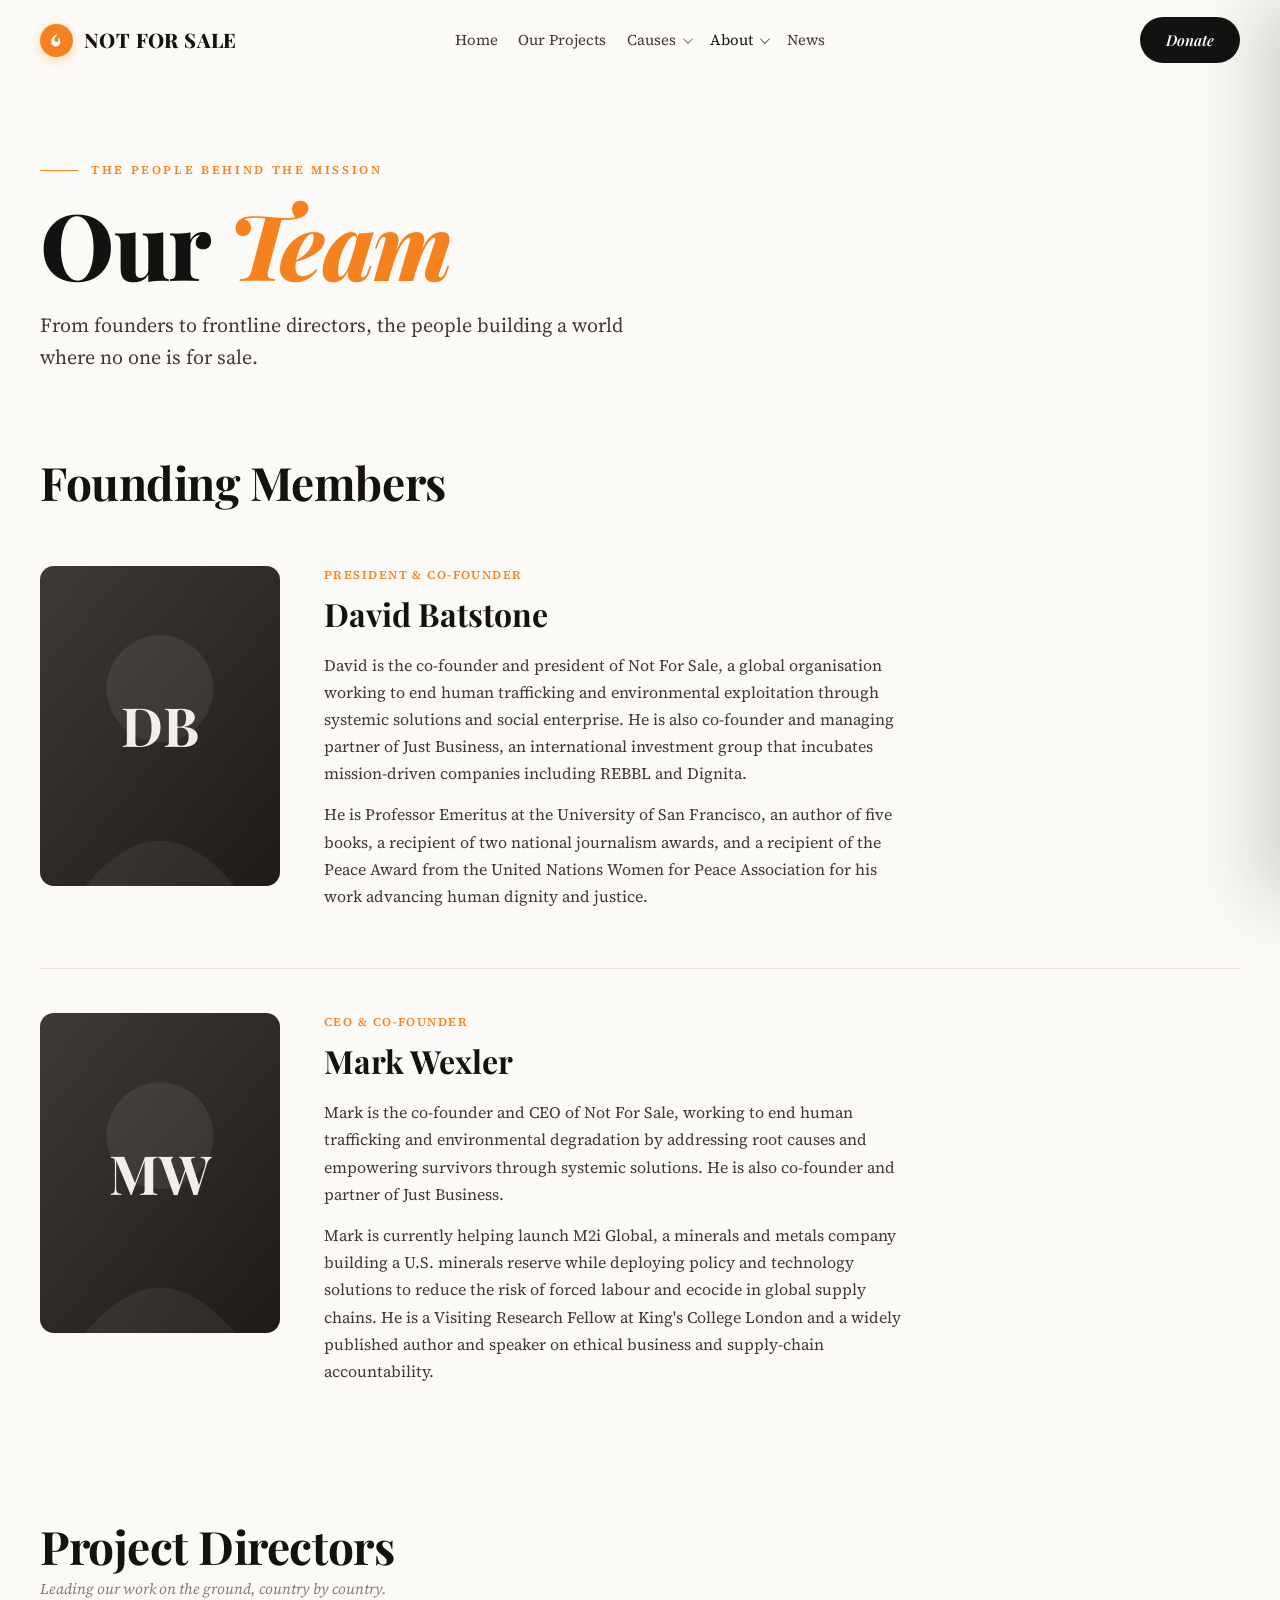
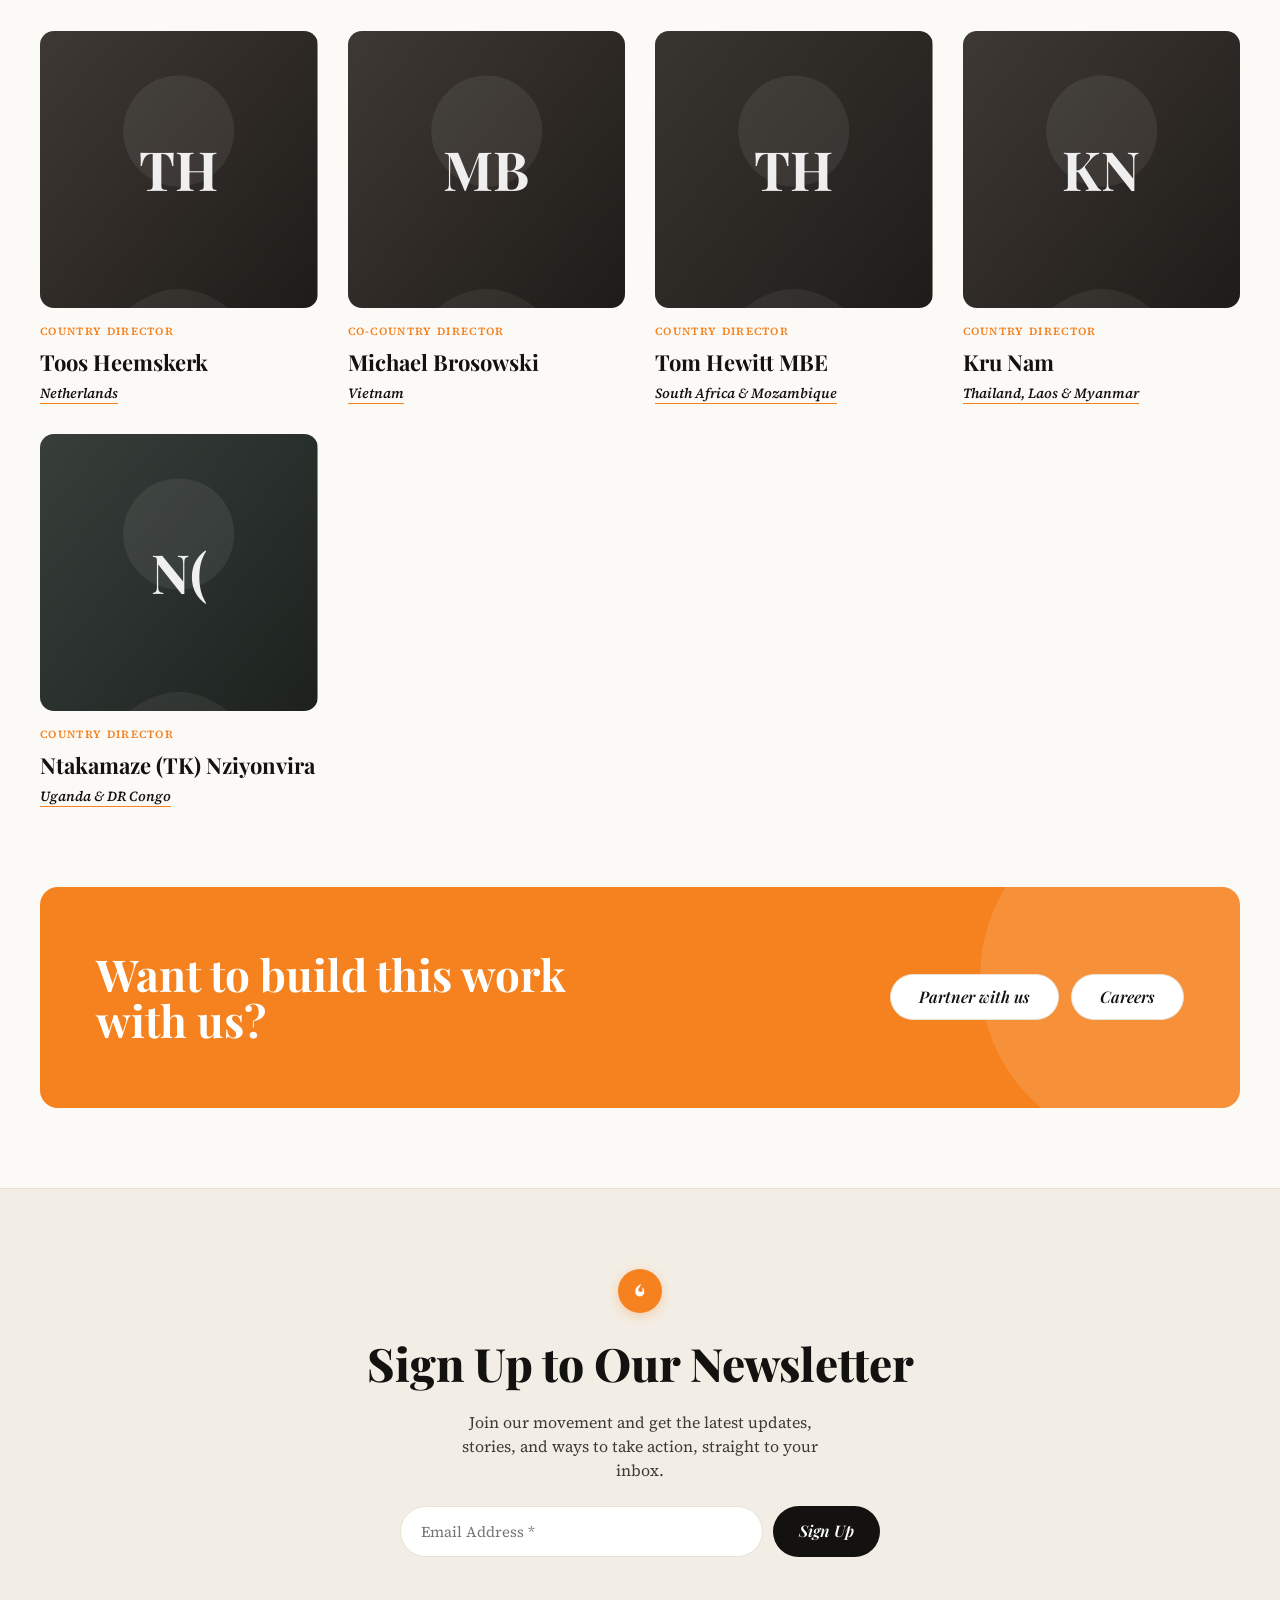
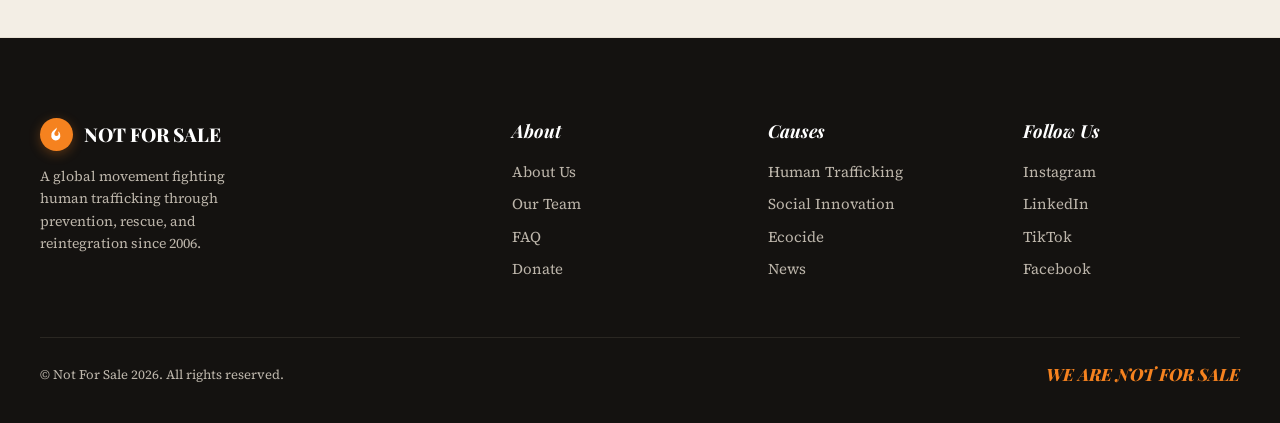
<file: team.html>
<!doctype html>
<html lang="en">
<head>
<meta charset="utf-8">
<meta name="viewport" content="width=device-width, initial-scale=1">
<title>Not For Sale — Our Team</title>
<link rel="preconnect" href="https://fonts.googleapis.com">
<link rel="preconnect" href="https://fonts.gstatic.com" crossorigin>
<link href="https://fonts.googleapis.com/css2?family=Playfair+Display:ital,wght@0,500;0,600;0,700;0,800;1,500;1,600;1,700&family=Source+Serif+4:ital,opsz,wght@0,8..60,400;0,8..60,500;0,8..60,600;1,8..60,400&display=swap" rel="stylesheet">
<link rel="stylesheet" href="assets/styles.css">
</head>
<body data-page="team">
<div id="bar"></div>
<div id="site-header"></div>

<section class="pagehead"><div class="wrap">
  <div class="kicker fade"><span class="dash"></span>The People Behind the Mission</div>
  <h1 class="fade">Our <em>Team</em></h1>
  <p class="lede fade">From founders to frontline directors, the people building a world where no one is for sale.</p>
</div></section>

<section class="sec"><div class="wrap">
  <div class="sec-h fade"><div><h2>Founding Members</h2></div></div>
  <div class="founders fade" id="founders"></div>
</div></section>

<section class="sec"><div class="wrap">
  <div class="sec-h fade"><div><h2>Project Directors</h2><p>Leading our work on the ground, country by country.</p></div></div>
  <div class="directors fade" id="directors"></div>
</div></section>

<div class="wrap"><div class="ctaband fade">
  <h2>Want to build this work with us?</h2>
  <div class="btns"><a class="btn btn-light" href="partners.html">Partner with us</a><a class="btn btn-light" href="#">Careers</a></div>
</div></div>

<div id="site-newsletter"></div>
<div id="site-footer"></div>
<script src="assets/flags.js"></script>
<script src="assets/app.js"></script>
</body>
</html>
</file>
<file: assets/styles.css>
/* =========================================================================
   Not For Sale — Design System (fluid, mobile-first, 320px → ultrawide)
   Language carried from the Home + Projects concepts.
   ========================================================================= */
:root{
  --nfs:#F5821F; --nfs-d:#dd6f12; --ink:#141210; --ink-2:#403a33; --paper:#FCFAF6;
  --muted:#857c70; --line:#e8e1d4; --band:#f3eee5;
  --clay:#c46f49; --teal:#4f8e92; --green:#5b7747; --slate:#62808d;
  --disp:"Playfair Display",Georgia,serif; --body:"Source Serif 4",Georgia,serif;
  --ease:cubic-bezier(.2,.7,.2,1);
  --navh:80px; --maxw:1280px;
  --pad:clamp(20px,5vw,40px);
  --gap:clamp(16px,2vw,24px);
  --sec:clamp(48px,7vw,80px);
}
@media(max-width:860px){:root{--navh:64px}}
*{box-sizing:border-box;margin:0;padding:0}
html{scroll-behavior:smooth;-webkit-text-size-adjust:100%}
body{background:var(--paper);color:var(--ink);font-family:var(--body);-webkit-font-smoothing:antialiased;overflow-x:hidden;line-height:1.5}
a{color:inherit;text-decoration:none}
img,svg{display:block;max-width:100%}
button{font:inherit}
.wrap{width:100%;max-width:var(--maxw);margin-inline:auto;padding-inline:var(--pad)}

#bar{position:fixed;top:0;left:0;height:2px;width:0;background:var(--nfs);z-index:9999;transition:width .1s linear}

.fade{opacity:0;transform:translateY(20px);transition:opacity .7s var(--ease),transform .7s var(--ease)}
.fade.in{opacity:1;transform:none}
@media(prefers-reduced-motion:reduce){*{animation:none!important;transition:none!important}.fade{opacity:1;transform:none}}

.tag{display:inline-flex;align-items:center;gap:7px;font-size:11.5px;letter-spacing:.14em;text-transform:uppercase;font-weight:600;color:var(--ink-2)}
.tag .dot{width:7px;height:7px;border-radius:50%;background:var(--nfs);flex:0 0 auto}
.kicker{display:inline-flex;align-items:center;gap:13px;font-size:12px;letter-spacing:.22em;text-transform:uppercase;color:var(--nfs);font-weight:600}
.kicker .dash{width:38px;height:1.5px;background:var(--nfs)}

/* buttons (≥44px touch height) */
.btn{display:inline-flex;align-items:center;justify-content:center;min-height:46px;border-radius:40px;font-family:var(--disp);font-style:italic;font-weight:600;cursor:pointer;transition:transform .25s,background .25s,color .25s;border:none;text-align:center}
.btn-ink{background:var(--ink);color:var(--paper);padding:0 26px;font-size:15px}
.btn-ink:hover{background:var(--nfs)}
.btn-orange{background:var(--nfs);color:#fff;padding:0 28px;font-size:16px}
.btn-orange:hover{transform:translateY(-2px)}
.btn-light{background:#fff;color:var(--ink);padding:0 28px;font-size:16px;border:1px solid var(--line)}
.btn-light:hover{transform:translateY(-2px);border-color:var(--ink)}

/* ===== HEADER + MOBILE NAV ===== */
header{position:sticky;top:0;z-index:60;transition:background .3s,box-shadow .3s,border-color .3s;border-bottom:1px solid transparent}
header.stuck{background:rgba(252,250,246,.9);backdrop-filter:blur(12px);border-color:var(--line);box-shadow:0 6px 24px rgba(20,18,16,.04)}
.nav{display:flex;align-items:center;justify-content:space-between;height:var(--navh);gap:20px}
.nav .left{display:flex;align-items:center;gap:clamp(20px,3vw,34px);min-width:0}
.brand{display:flex;align-items:center;gap:11px;flex:0 0 auto}
.brand .name{font-family:var(--disp);font-weight:800;font-size:clamp(17px,2.2vw,20px);letter-spacing:.02em;text-transform:uppercase;white-space:nowrap}
.flame{width:33px;height:33px;border-radius:50%;background:var(--nfs);display:grid;place-items:center;box-shadow:0 3px 12px rgba(245,130,31,.3);flex:0 0 auto}
.flame svg{width:17px;height:17px}
.nav-links{display:flex;gap:clamp(16px,1.6vw,26px);font-size:15px;color:var(--ink-2)}
.nav-links a{position:relative;white-space:nowrap}
.nav-links a::after{content:"";position:absolute;left:0;bottom:-5px;height:1.5px;width:0;background:var(--nfs);transition:width .25s var(--ease)}
.nav-links a:hover::after,.nav-links a.active::after{width:100%}
.nav-links a.active{color:var(--ink)}
.nav .right{display:flex;align-items:center;gap:14px;flex:0 0 auto}
.burger{display:none;width:46px;height:46px;border-radius:12px;background:none;border:1px solid var(--line);cursor:pointer;align-items:center;justify-content:center;flex-direction:column;gap:5px}
.burger span{display:block;width:20px;height:2px;background:var(--ink);transition:.3s var(--ease)}
.burger.x span:nth-child(1){transform:translateY(7px) rotate(45deg)}
.burger.x span:nth-child(2){opacity:0}
.burger.x span:nth-child(3){transform:translateY(-7px) rotate(-45deg)}
.mobile-menu{position:fixed;inset:0;z-index:55;background:var(--paper);transform:translateY(-100%);transition:transform .4s var(--ease);display:flex;flex-direction:column;padding:calc(var(--navh) + 30px) var(--pad) 40px;gap:4px;overflow-y:auto}
.mobile-menu.open{transform:none}
.mobile-menu a{font-family:var(--disp);font-weight:700;font-size:32px;padding:14px 0;border-bottom:1px solid var(--line);color:var(--ink)}
.mobile-menu a.active{color:var(--nfs)}
.mobile-menu .btn{margin-top:24px;align-self:flex-start}
body.lock{overflow:hidden}
@media(max-width:860px){.nav-links{display:none}.burger{display:flex}.nav .right .btn-ink{display:none}}

/* ===== generic sections ===== */
.sec{padding:var(--sec) 0 0}
.sec-h{display:flex;align-items:flex-end;justify-content:space-between;gap:24px;flex-wrap:wrap;margin-bottom:clamp(22px,3vw,30px)}
.sec-h h2{font-family:var(--disp);font-weight:700;font-size:clamp(28px,4vw,46px);letter-spacing:-.01em;line-height:1.02}
.sec-h p{font-size:15px;color:var(--muted);font-style:italic;margin-top:8px;max-width:52ch}
.pagehead{padding:clamp(44px,6vw,72px) 0 6px}
.pagehead .kicker{margin-bottom:20px}
.pagehead h1{font-family:var(--disp);font-weight:800;font-size:clamp(40px,8vw,92px);line-height:.95;letter-spacing:-.015em}
.pagehead h1 em{font-style:italic;color:var(--nfs)}
.pagehead .lede{font-size:clamp(17px,2vw,20px);line-height:1.6;color:var(--ink-2);max-width:62ch;margin-top:22px}

.filters{display:flex;gap:6px;flex-wrap:wrap}
.chip{font-family:var(--body);font-size:14px;color:var(--ink-2);min-height:40px;padding:0 16px;border-radius:40px;cursor:pointer;background:none;border:1px solid var(--line);transition:.2s var(--ease)}
.chip:hover{background:var(--band)}.chip.on{background:var(--ink);color:var(--paper);border-color:var(--ink)}
.filterbar{position:sticky;top:var(--navh);z-index:40;background:rgba(252,250,246,.9);backdrop-filter:blur(10px);border-top:1px solid var(--line);border-bottom:1px solid var(--line)}
.fb{display:flex;align-items:center;justify-content:space-between;min-height:62px;gap:16px;padding:10px 0;flex-wrap:wrap}
.count{font-size:14px;color:var(--muted);font-style:italic;white-space:nowrap}

/* ===== HOME ===== */
.hero{padding:clamp(28px,4vw,46px) 0 0}
.hero-grid{display:grid;grid-template-columns:1.7fr 1fr;gap:clamp(24px,3vw,46px);align-items:stretch}
.feat{display:block;border-radius:14px;overflow:hidden;position:relative;background:var(--band)}
.feat .ph{position:relative;aspect-ratio:16/10;overflow:hidden}
.feat .ph svg{position:absolute;inset:0;width:100%;height:100%;transition:transform 6s var(--ease)}
.feat:hover .ph svg{transform:scale(1.05)}
.feat .ph::after{content:"";position:absolute;inset:0;background:linear-gradient(180deg,rgba(20,18,16,0) 36%,rgba(20,18,16,.88) 100%)}
.feat .live{position:absolute;top:16px;left:16px;z-index:3;display:inline-flex;align-items:center;gap:8px;background:rgba(255,255,255,.92);color:var(--ink);font-size:11px;letter-spacing:.12em;text-transform:uppercase;font-weight:600;padding:7px 13px;border-radius:30px}
.feat .live .pulse{width:8px;height:8px;border-radius:50%;background:#e23b3b;box-shadow:0 0 0 0 rgba(226,59,59,.6);animation:pulse 1.8s infinite}
@keyframes pulse{70%{box-shadow:0 0 0 8px rgba(226,59,59,0)}100%{box-shadow:0 0 0 0 rgba(226,59,59,0)}}
.feat .txt{position:absolute;left:clamp(18px,3vw,32px);right:clamp(18px,3vw,32px);bottom:clamp(18px,3vw,28px);z-index:2;color:#fff}
.feat .ftag{color:#ffd9b3;margin-bottom:12px}.feat .ftag .dot{background:var(--nfs)}
.feat h1{font-family:var(--disp);font-weight:800;font-size:clamp(26px,3.6vw,50px);line-height:1.05;letter-spacing:-.01em}
.feat .dek{font-size:clamp(15px,1.6vw,17px);line-height:1.5;margin-top:12px;color:rgba(255,255,255,.86);max-width:48ch}
.feat .fmeta{margin-top:14px;color:rgba(255,255,255,.7);font-size:13px;font-style:italic}
.latest{display:flex;flex-direction:column;border:1px solid var(--line);border-radius:14px;background:#fff;overflow:hidden}
.latest .lh{display:flex;align-items:center;justify-content:space-between;gap:10px;padding:18px 20px;border-bottom:1px solid var(--line)}
.latest .lh h3{font-family:var(--disp);font-style:italic;font-size:20px}
.latest .lh .pill{font-size:11px;letter-spacing:.08em;text-transform:uppercase;color:var(--nfs);font-weight:600;display:inline-flex;align-items:center;gap:6px;white-space:nowrap}
.latest .lh .pill .d{width:6px;height:6px;border-radius:50%;background:var(--nfs);animation:blink 2s infinite}
@keyframes blink{50%{opacity:.3}}
.li{display:flex;gap:14px;padding:16px 20px;border-bottom:1px solid var(--line);transition:background .2s}
.li:last-child{border-bottom:none}.li:hover{background:var(--band)}
.li .th{width:62px;height:62px;border-radius:8px;overflow:hidden;flex:0 0 auto;position:relative}
.li .th svg{position:absolute;inset:0;width:100%;height:100%}
.li .t{font-family:var(--disp);font-weight:600;font-size:16px;line-height:1.18}
.li .m{font-size:12px;color:var(--muted);margin-top:5px}
.li .m b{color:var(--nfs);font-style:normal;font-weight:600}

.strip{margin-top:var(--sec);border-top:1px solid var(--line);border-bottom:1px solid var(--line);background:var(--band)}
.strip .in{display:flex;align-items:center;justify-content:space-between;padding:clamp(22px,3vw,28px) 0;flex-wrap:wrap;gap:20px}
.strip .lab{font-family:var(--disp);font-style:italic;font-size:clamp(16px,2vw,19px);color:var(--ink-2);max-width:28ch}
.strip .nums{display:flex;gap:clamp(28px,4vw,46px);flex-wrap:wrap}
.strip .n{font-family:var(--disp);font-weight:700;font-size:clamp(28px,3.6vw,36px);line-height:1;font-variant-numeric:tabular-nums}
.strip .l{font-size:12px;color:var(--muted);letter-spacing:.04em;margin-top:6px}

.front{display:grid;grid-template-columns:2.1fr 1fr;gap:clamp(28px,3vw,46px)}
.feed{display:grid;grid-template-columns:repeat(auto-fill,minmax(280px,1fr));gap:var(--gap);align-content:start}
.art{display:block;border-radius:12px;overflow:hidden;background:#fff;border:1px solid var(--line);transition:box-shadow .35s var(--ease),transform .35s var(--ease)}
.art:hover{box-shadow:0 18px 42px rgba(20,18,16,.12);transform:translateY(-3px)}
.art .ph{position:relative;aspect-ratio:16/10;overflow:hidden}
.art .ph svg{position:absolute;inset:0;width:100%;height:100%;transition:transform 1s var(--ease)}
.art:hover .ph svg{transform:scale(1.06)}
.art .new{position:absolute;top:12px;left:12px;z-index:3;background:var(--nfs);color:#fff;font-size:10.5px;letter-spacing:.1em;text-transform:uppercase;font-weight:600;padding:4px 10px;border-radius:30px}
.art .b{padding:16px 18px 18px}
.art .t{font-family:var(--disp);font-weight:700;font-size:clamp(19px,2vw,21px);line-height:1.14;margin:9px 0 8px}
.art .dek{font-size:14.5px;color:var(--ink-2);line-height:1.5}
.art .am{margin-top:12px;display:flex;justify-content:space-between;align-items:center;font-size:12.5px;color:var(--muted);font-style:italic;gap:10px}
.art.big{grid-column:1 / -1}.art.big .ph{aspect-ratio:16/7}.art.big .t{font-size:clamp(22px,2.6vw,28px)}
.side{display:flex;flex-direction:column;gap:24px;align-content:start;position:sticky;top:calc(var(--navh) + 20px);align-self:start}
.panel{border:1px solid var(--line);border-radius:14px;background:#fff;padding:22px 22px 8px}
.panel h3{font-family:var(--disp);font-style:italic;font-size:21px;margin-bottom:6px}
.mr{display:flex;gap:14px;padding:16px 0;border-bottom:1px solid var(--line)}
.mr:last-child{border-bottom:none}
.mr .num{font-family:var(--disp);font-weight:700;font-size:26px;color:var(--nfs);line-height:1;min-width:30px}
.mr .t{font-family:var(--disp);font-weight:600;font-size:16px;line-height:1.2}
.mr .m{font-size:12px;color:var(--muted);margin-top:5px}
.mr:hover .t{color:var(--nfs)}
.sub-mini{background:var(--ink);color:#fff;border-radius:14px;padding:24px}
.sub-mini h3{font-family:var(--disp);font-style:italic;color:#fff;font-size:21px;margin-bottom:8px}
.sub-mini p{font-size:14px;color:#cfc8bd;line-height:1.5;margin-bottom:14px}
.sub-mini .row{display:flex;gap:8px;flex-wrap:wrap}
.sub-mini input{flex:1;min-width:140px;border:none;border-radius:30px;padding:12px 16px;font-family:var(--body);font-size:14px}
.sub-mini button{background:var(--nfs);color:#fff;border:none;border-radius:30px;padding:0 18px;min-height:44px;font-family:var(--disp);font-style:italic;font-weight:600;cursor:pointer}

/* video/founder band (shared by Home + About) */
.founder{margin-top:var(--sec);border-radius:16px;overflow:hidden;border:1px solid var(--line);display:grid;grid-template-columns:1.1fr .9fr;background:#fff}
.founder .vid{position:relative;min-height:clamp(240px,34vw,400px);overflow:hidden;background:var(--band);cursor:pointer}
.founder .vid svg{position:absolute;inset:0;width:100%;height:100%}
.founder .vid::after{content:"";position:absolute;inset:0;background:linear-gradient(180deg,rgba(20,18,16,.1),rgba(20,18,16,.5))}
.founder .play{position:absolute;top:50%;left:50%;transform:translate(-50%,-50%);z-index:3;width:74px;height:74px;border-radius:50%;background:rgba(255,255,255,.92);display:grid;place-items:center;transition:transform .25s,background .25s}
.founder .vid:hover .play{transform:translate(-50%,-50%) scale(1.08);background:#fff}
.founder .play svg{position:static;width:26px;height:26px;margin-left:4px}
.founder .cap{position:absolute;left:22px;bottom:20px;z-index:3;color:#fff;font-style:italic;font-family:var(--disp);font-size:clamp(15px,2vw,18px);max-width:80%}
.founder .tx{padding:clamp(32px,4vw,54px) clamp(28px,4vw,50px);display:flex;flex-direction:column;justify-content:center}
.founder h2{font-family:var(--disp);font-weight:800;font-size:clamp(30px,4vw,52px);line-height:1.02;margin:14px 0 16px}
.founder p{font-size:clamp(15px,1.7vw,17px);line-height:1.65;color:var(--ink-2);max-width:46ch}
.founder p b{color:var(--ink)}
.founder .btn{margin-top:24px;align-self:flex-start}

.social-cards{display:grid;grid-template-columns:repeat(auto-fit,minmax(220px,1fr));gap:var(--gap)}
.scard{border-radius:14px;overflow:hidden;border:1px solid var(--line);background:#fff}
.scard .ph{position:relative;aspect-ratio:4/5;overflow:hidden}
.scard .ph svg{position:absolute;inset:0;width:100%;height:100%}
.scard .ph::after{content:"";position:absolute;inset:0;background:linear-gradient(180deg,rgba(20,18,16,.05),rgba(20,18,16,.55))}
.scard .cap{position:absolute;left:16px;right:16px;bottom:16px;color:#fff;z-index:2}
.scard .cap .t{font-family:var(--disp);font-weight:600;font-size:16px;line-height:1.18}
.scard .cap .s{font-size:12px;color:rgba(255,255,255,.8);margin-top:4px}
.scard .pl{display:flex;justify-content:center;padding:14px}
.scard .pl span{background:var(--ink);color:#fff;font-family:var(--disp);font-style:italic;font-size:14px;padding:8px 22px;border-radius:30px}

.join{display:grid;grid-template-columns:1fr 1fr;gap:var(--gap);margin-top:30px}
.jc{border-radius:16px;padding:clamp(28px,4vw,38px) clamp(26px,4vw,36px)}
.jc.dark{background:var(--ink);color:#fff}.jc.light{background:#fff;border:1px solid var(--line)}
.jc h3{font-family:var(--disp);font-style:italic;font-size:24px;margin-bottom:12px}.jc.dark h3{color:#fff}
.jc p{font-size:15.5px;line-height:1.6;color:var(--ink-2)}.jc.dark p{color:#cfc8bd}
.jc .btn{margin-top:22px}

.faq{display:grid;grid-template-columns:.7fr 1.3fr;gap:clamp(24px,4vw,46px);margin-top:30px;align-items:start}
.faq .ttl h2{font-family:var(--disp);font-weight:800;font-size:clamp(28px,3.6vw,44px);line-height:1.02}
.faq .ttl .btn{margin-top:18px}
.qa{border-top:1px solid var(--line)}.qa:last-child{border-bottom:1px solid var(--line)}
.qa .q{display:flex;justify-content:space-between;align-items:center;gap:16px;padding:22px 4px;cursor:pointer;font-family:var(--disp);font-weight:700;font-size:clamp(18px,2.2vw,21px)}
.qa .q .ic{color:var(--nfs);font-size:22px;transition:transform .3s var(--ease);flex:0 0 auto}
.qa.open .q .ic{transform:rotate(45deg)}
.qa .a{max-height:0;overflow:hidden;transition:max-height .4s var(--ease)}
.qa .a p{padding:0 4px 22px;color:var(--ink-2);font-size:16px;line-height:1.6;max-width:64ch}
.qa .a a{color:var(--nfs);text-decoration:underline}

/* cta band (orange) */
.ctaband{margin-top:var(--sec);background:var(--nfs);color:#fff;border-radius:18px;padding:clamp(40px,5vw,64px) clamp(28px,5vw,56px);display:flex;align-items:center;justify-content:space-between;gap:26px;flex-wrap:wrap;position:relative;overflow:hidden}
.ctaband::before{content:"";position:absolute;right:-80px;top:-80px;width:340px;height:340px;border-radius:50%;background:rgba(255,255,255,.12)}
.ctaband h2{font-family:var(--disp);font-weight:700;font-size:clamp(26px,3.6vw,44px);line-height:1.06;max-width:20ch;position:relative}
.ctaband .btns{display:flex;gap:12px;flex-wrap:wrap;position:relative}

/* newsletter */
.nl{margin-top:var(--sec);background:var(--band);border-top:1px solid var(--line);border-bottom:1px solid var(--line)}
.nl .in{padding:var(--sec) 0;text-align:center}
.nl .flame{margin:0 auto 16px}
.nl h2{font-family:var(--disp);font-weight:800;font-size:clamp(28px,4vw,46px)}
.nl p{color:var(--ink-2);margin:12px auto 24px;max-width:50ch}
.nl .row{display:flex;gap:10px;max-width:480px;margin:0 auto;flex-wrap:wrap}
.nl input{flex:1;min-width:200px;border:1px solid var(--line);border-radius:40px;padding:14px 20px;font-family:var(--body);font-size:15px}
.nl button{background:var(--ink);color:#fff;border:none;border-radius:40px;padding:0 26px;min-height:48px;font-family:var(--disp);font-style:italic;font-weight:600;font-size:16px;cursor:pointer}

/* ===== PROJECTS ===== */
.pgrid{display:grid;grid-template-columns:repeat(auto-fill,minmax(230px,1fr));gap:var(--gap);padding:clamp(28px,4vw,34px) 0 var(--sec)}
.pcard{position:relative;display:block;overflow:hidden;border-radius:12px;background:var(--band);opacity:0;transform:translateY(26px);transition:opacity .6s var(--ease),transform .6s var(--ease),box-shadow .35s var(--ease)}
.pcard.in{opacity:1;transform:none}
.pcard:hover{box-shadow:0 20px 46px rgba(20,18,16,.15)}
.pcard .ph{position:relative;aspect-ratio:4/5;overflow:hidden}
.pcard .ph svg.scene{position:absolute;inset:0;width:100%;height:100%}
.pcard:hover .ph svg.scene{transform:scale(1.06)}
.pcard .ph::after{content:"";position:absolute;inset:0;background:linear-gradient(180deg,rgba(20,18,16,0) 46%,rgba(20,18,16,.74) 100%)}
.pcard .flag{position:absolute;top:13px;left:13px;width:34px;height:25px;border-radius:4px;object-fit:cover;z-index:3;box-shadow:0 2px 8px rgba(0,0,0,.25);border:1.5px solid rgba(255,255,255,.85)}
.pcard .meta{position:absolute;left:18px;right:18px;bottom:17px;z-index:2;color:#fff}
.pcard .reg{font-family:var(--disp);font-style:italic;font-size:13px;color:#ffd9b3;margin-bottom:3px}
.pcard .name{font-family:var(--disp);font-weight:700;font-size:clamp(20px,2.2vw,23px);line-height:1.06}
.pcard .go{margin-top:9px;font-size:12.5px;display:inline-flex;align-items:center;gap:7px;opacity:0;transform:translateY(6px);transition:.28s var(--ease)}
.pcard:hover .go{opacity:1;transform:none}
@media(hover:none){.pcard .go{opacity:1;transform:none}}

/* ===== ABOUT ===== */
.statements{display:grid;grid-template-columns:1fr 1fr;gap:var(--gap);margin-top:var(--sec)}
.stmt{border:1px solid var(--line);border-radius:16px;background:#fff;padding:clamp(28px,4vw,42px)}
.stmt .k{margin-bottom:14px}
.stmt h2{font-family:var(--disp);font-weight:700;font-size:clamp(26px,3vw,34px);line-height:1.05;margin-bottom:14px}
.stmt p{font-size:16px;line-height:1.7;color:var(--ink-2);margin-bottom:12px}
.approach{display:grid;grid-template-columns:repeat(auto-fit,minmax(280px,1fr));gap:var(--gap);margin-top:clamp(26px,3vw,30px)}
.acard{border:1px solid var(--line);border-radius:14px;overflow:hidden;background:#fff}
.acard .ph{position:relative;aspect-ratio:16/9;overflow:hidden}
.acard .ph svg{position:absolute;inset:0;width:100%;height:100%}
.acard .ph::after{content:"";position:absolute;inset:0;background:linear-gradient(180deg,rgba(20,18,16,.04),rgba(20,18,16,.5))}
.acard .ph .lbl{position:absolute;left:18px;bottom:14px;z-index:2;color:#fff;font-family:var(--disp);font-weight:700;font-size:24px}
.acard .b{padding:18px 20px 22px}
.acard .b p{font-size:15px;line-height:1.62;color:var(--ink-2)}
.work{margin-top:var(--sec);background:var(--band);border-top:1px solid var(--line);border-bottom:1px solid var(--line);text-align:center}
.work .in{padding:var(--sec) 0}
.work h2{font-family:var(--disp);font-weight:800;font-size:clamp(28px,4vw,46px)}
.work p{color:var(--ink-2);max-width:54ch;margin:12px auto 22px}
.flaggrid{display:grid;grid-template-columns:repeat(auto-fill,minmax(150px,1fr));gap:12px;margin-top:30px;text-align:left}
.fchip{display:flex;align-items:center;gap:11px;background:#fff;border:1px solid var(--line);border-radius:40px;padding:10px 16px;min-height:48px;transition:.2s var(--ease)}
.fchip:hover{border-color:var(--nfs);transform:translateY(-2px)}
.fchip img{width:28px;height:21px;border-radius:3px;flex:0 0 auto;box-shadow:0 1px 4px rgba(0,0,0,.15)}
.fchip span{font-size:14.5px;font-weight:500}
.impactstats{display:grid;grid-template-columns:repeat(auto-fit,minmax(200px,1fr));gap:var(--gap);margin-top:clamp(26px,3vw,30px)}
.istat{border:1px solid var(--line);border-radius:14px;background:#fff;padding:clamp(24px,3vw,30px)}
.istat .n{font-family:var(--disp);font-weight:700;font-size:clamp(32px,4vw,46px);line-height:1;color:var(--ink);font-variant-numeric:tabular-nums}
.istat .d{font-size:14px;line-height:1.55;color:var(--ink-2);margin-top:12px}

/* ===== TEAM ===== */
.founders{display:flex;flex-direction:column}
.founder-row{display:grid;grid-template-columns:minmax(180px,240px) 1fr;gap:clamp(24px,4vw,44px);padding:clamp(30px,4vw,44px) 0;border-top:1px solid var(--line)}
.founder-row:first-child{border-top:none;padding-top:clamp(20px,3vw,30px)}
.avatar{border-radius:14px;overflow:hidden;aspect-ratio:3/4;background:var(--band);position:relative}
.avatar svg{position:absolute;inset:0;width:100%;height:100%}
.avatar .ini{position:absolute;inset:0;display:grid;place-items:center;font-family:var(--disp);font-weight:700;font-size:clamp(40px,6vw,54px);color:rgba(255,255,255,.92);z-index:2}
.bio .role{color:var(--nfs);font-size:12px;letter-spacing:.12em;text-transform:uppercase;font-weight:600}
.bio h3{font-family:var(--disp);font-weight:700;font-size:clamp(26px,3vw,32px);margin:6px 0 14px}
.bio p{font-size:16px;line-height:1.7;color:var(--ink-2);margin-bottom:14px;max-width:74ch}
.directors{display:grid;grid-template-columns:repeat(auto-fit,minmax(240px,1fr));gap:clamp(22px,3vw,30px)}
.dcard .avatar{aspect-ratio:1/1;border-radius:14px}
.dcard .role{color:var(--nfs);font-size:11px;letter-spacing:.12em;text-transform:uppercase;font-weight:600;margin-top:16px}
.dcard h3{font-family:var(--disp);font-weight:700;font-size:22px;margin:5px 0 4px}
.dcard .loc{font-style:italic;color:var(--muted);font-size:14px}
.dcard .loc b{color:var(--ink);font-style:italic;font-weight:600;border-bottom:1px solid var(--nfs)}

/* ===== PARTNERS ===== */
.partnersintro{text-align:center;padding:clamp(44px,6vw,72px) 0 10px}
.partnersintro h1{font-family:var(--disp);font-weight:800;font-size:clamp(38px,7vw,80px);line-height:.96}
.partnersintro p{font-size:clamp(16px,2vw,18px);line-height:1.65;color:var(--ink-2);max-width:62ch;margin:20px auto 26px}
.logogrid{display:grid;grid-template-columns:repeat(3,1fr);gap:var(--gap);padding:30px 0}
.logo{position:relative;border-radius:14px;overflow:hidden;aspect-ratio:16/10;display:grid;place-items:center;border:1px solid var(--line)}
.logo svg.scene{position:absolute;inset:0;width:100%;height:100%;opacity:.92}
.logo::after{content:"";position:absolute;inset:0;background:rgba(20,18,16,.46)}
.logo .wm{position:relative;z-index:2;color:#fff;font-family:var(--disp);font-weight:700;font-size:clamp(20px,2.6vw,28px);letter-spacing:.03em;text-align:center;padding:0 14px;transition:transform .3s var(--ease)}
.logo:hover .wm{transform:scale(1.05)}
.logo .wm small{display:block;font-size:10.5px;letter-spacing:.16em;font-weight:600;opacity:.82;margin-top:6px;font-style:normal;font-family:var(--body)}

/* ===== BLOG POST ===== */
.postwrap{width:100%;max-width:820px;margin-inline:auto;padding-inline:var(--pad)}
.posthead{padding:clamp(40px,6vw,60px) 0 0;text-align:center}
.posthead .cat{justify-content:center;margin-bottom:18px}
.posthead h1{font-family:var(--disp);font-weight:800;font-size:clamp(30px,5vw,58px);line-height:1.06;letter-spacing:-.01em}
.posthead .dek{font-size:clamp(17px,2.2vw,20px);line-height:1.5;color:var(--ink-2);margin-top:18px;font-style:italic}
.byline{display:flex;align-items:center;justify-content:center;gap:14px;margin-top:24px;color:var(--muted);font-size:14px;flex-wrap:wrap;text-align:center}
.byline .av{width:42px;height:42px;border-radius:50%;overflow:hidden;position:relative;flex:0 0 auto}
.byline .av svg{position:absolute;inset:0;width:100%;height:100%}.byline .av .ini{position:absolute;inset:0;display:grid;place-items:center;color:#fff;font-family:var(--disp);font-weight:700;font-size:15px;z-index:2}
.byline b{color:var(--ink);font-weight:600}
.postcover{position:relative;border-radius:16px;overflow:hidden;aspect-ratio:16/9;margin:clamp(28px,4vw,40px) auto;width:100%;max-width:1080px}
.postcover svg{position:absolute;inset:0;width:100%;height:100%}
.article{font-size:clamp(17px,2vw,18.5px);line-height:1.8;color:#2a2722}
.article p{margin:0 0 24px}
.article p.lead:first-of-type::first-letter{font-family:var(--disp);font-weight:700;font-size:72px;line-height:.72;float:left;padding:8px 14px 0 0;color:var(--nfs)}
.article h2{font-family:var(--disp);font-weight:700;font-size:clamp(24px,3vw,30px);margin:40px 0 16px;line-height:1.12}
.article blockquote{margin:36px 0;padding:6px 0 6px 26px;border-left:3px solid var(--nfs);font-family:var(--disp);font-style:italic;font-size:clamp(21px,3vw,26px);line-height:1.35;color:var(--ink)}
.article .inlinefig{margin:36px 0;border-radius:14px;overflow:hidden;aspect-ratio:16/9;position:relative}
.article .inlinefig svg{position:absolute;inset:0;width:100%;height:100%}
.article .cap{font-size:13px;color:var(--muted);font-style:italic;text-align:center;margin:10px 0 24px}
.share{display:flex;gap:10px;justify-content:center;margin:44px 0 10px}
.share a{width:46px;height:46px;border-radius:50%;border:1px solid var(--line);display:grid;place-items:center;font-family:var(--disp);font-style:italic;font-size:14px;transition:.2s}
.share a:hover{background:var(--ink);color:#fff;border-color:var(--ink)}
.authorbox{display:flex;gap:18px;align-items:flex-start;margin:36px 0;padding:26px;border:1px solid var(--line);border-radius:16px;background:#fff}
.authorbox .av{width:64px;height:64px;border-radius:50%;overflow:hidden;position:relative;flex:0 0 auto}
.authorbox .av svg{position:absolute;inset:0;width:100%;height:100%}.authorbox .av .ini{position:absolute;inset:0;display:grid;place-items:center;color:#fff;font-family:var(--disp);font-weight:700;font-size:22px;z-index:2}
.authorbox h4{font-family:var(--disp);font-weight:700;font-size:20px}
.authorbox .r{color:var(--nfs);font-size:12px;letter-spacing:.1em;text-transform:uppercase;font-weight:600;margin:2px 0 8px}
.authorbox p{font-size:15px;line-height:1.6;color:var(--ink-2)}
.related{display:grid;grid-template-columns:repeat(auto-fit,minmax(260px,1fr));gap:var(--gap)}

/* ===== FOOTER ===== */
footer.site{background:var(--ink);color:#bdb6ab;padding:var(--sec) 0 36px;margin-top:0}
.fcols{display:grid;grid-template-columns:2fr 1fr 1fr 1fr;gap:clamp(24px,3vw,40px);padding-bottom:46px;border-bottom:1px solid #2a2722}
.fcols h5{font-family:var(--disp);font-style:italic;color:#fff;font-size:18px;margin-bottom:16px}
.fcols a{display:block;color:#bdb6ab;font-size:15px;margin-bottom:10px;transition:color .2s}.fcols a:hover{color:var(--nfs)}
.fbrand{display:flex;align-items:center;gap:11px;margin-bottom:14px}.fbrand .name{font-family:var(--disp);font-weight:800;color:#fff;font-size:19px;text-transform:uppercase}
.fmute{font-size:14px;line-height:1.6;max-width:32ch}
.fbot{display:flex;justify-content:space-between;align-items:center;padding-top:24px;flex-wrap:wrap;gap:14px;font-size:13px}
.fmark{font-family:var(--disp);font-weight:800;font-style:italic;color:var(--nfs);font-size:17px}

/* ===== RESPONSIVE COLLAPSES ===== */
@media(max-width:980px){
 .hero-grid{grid-template-columns:1fr}
 .front{grid-template-columns:1fr}
 .statements{grid-template-columns:1fr}
}
@media(max-width:760px){
 .founder{grid-template-columns:1fr}
 .join{grid-template-columns:1fr}
 .faq{grid-template-columns:1fr;gap:18px}
 .fcols{grid-template-columns:1fr 1fr}
 .founder-row{grid-template-columns:1fr}
 .founder-row .avatar{max-width:220px}
 .ctaband{flex-direction:column;align-items:flex-start}
}
@media(max-width:480px){
 .fcols{grid-template-columns:1fr}
 .strip .in{flex-direction:column;align-items:flex-start}
}

/* =========================================================================
   DETAIL TEMPLATES (single project / single partner) + NEWS INDEX
   ========================================================================= */
.dhero{position:relative;overflow:hidden;background:var(--ink)}
.dhero .ph{position:absolute;inset:0}
.dhero .ph svg{width:100%;height:100%}
.dhero::after{content:"";position:absolute;inset:0;background:linear-gradient(180deg,rgba(20,18,16,.35),rgba(20,18,16,.82))}
.dhero .in{position:relative;z-index:2;padding-block:clamp(64px,11vw,132px);color:#fff}
.dhero .kicker{color:#ffd9b3;margin-bottom:16px}.dhero .kicker .dash{background:var(--nfs)}
.dhero .flagrow{display:flex;align-items:center;gap:13px;margin-bottom:14px}
.dhero .flagrow img{width:42px;height:31px;border-radius:4px;border:1.5px solid rgba(255,255,255,.85);box-shadow:0 2px 8px rgba(0,0,0,.3)}
.dhero h1{font-family:var(--disp);font-weight:800;font-size:clamp(40px,8vw,86px);line-height:.96;letter-spacing:-.015em}
.dhero .lede{font-size:clamp(17px,2vw,21px);line-height:1.55;color:rgba(255,255,255,.88);max-width:60ch;margin-top:18px}
.dhero .wmbig{font-family:var(--disp);font-weight:700;font-size:clamp(40px,7vw,76px);line-height:1;letter-spacing:.02em}
.dhero .wmbig small{display:block;font-family:var(--body);font-weight:600;font-size:13px;letter-spacing:.18em;text-transform:uppercase;opacity:.8;margin-top:10px}

.detail{display:grid;grid-template-columns:1fr 320px;gap:clamp(28px,4vw,56px);padding:var(--sec) 0}
.detail .main .tags{margin-bottom:22px}
.factbox{border:1px solid var(--line);border-radius:16px;padding:24px;background:#fff;position:sticky;top:calc(var(--navh) + 18px);align-self:start}
.factbox h4{font-family:var(--disp);font-style:italic;font-size:20px;margin-bottom:8px}
.factbox .frow{display:flex;justify-content:space-between;gap:14px;padding:13px 0;border-bottom:1px solid var(--line);font-size:14.5px}
.factbox .frow:last-of-type{border-bottom:none}
.factbox .k{color:var(--muted)}
.factbox .v{font-weight:600;text-align:right}
.factbox .btn{width:100%;margin-top:16px}
@media(max-width:900px){.detail{grid-template-columns:1fr}.factbox{position:static}}

/* =========================================================================
   EXPLAINER ("What is X?") + FAQ LISTING templates
   ========================================================================= */
.exhero{display:grid;grid-template-columns:1fr 1.1fr;gap:clamp(28px,4vw,56px);align-items:center;padding:clamp(16px,3vw,30px) 0 0}
.exhero h1{font-family:var(--disp);font-weight:800;font-size:clamp(38px,6vw,76px);line-height:.96;letter-spacing:-.015em;margin-top:16px}
.exhero .da{margin-top:26px}
.exhero .da .lab{font-family:var(--disp);font-weight:700;font-size:18px;margin-bottom:8px}
.exhero .da p{font-size:clamp(16px,1.8vw,18px);line-height:1.6;color:var(--ink-2);max-width:46ch}
.exhero .img{position:relative;border-radius:16px;overflow:hidden;aspect-ratio:4/3;background:var(--band)}
.exhero .img svg{position:absolute;inset:0;width:100%;height:100%}
.twocol{display:grid;grid-template-columns:.82fr 1.18fr;gap:clamp(24px,4vw,56px);align-items:start;padding:var(--sec) 0;border-top:1px solid var(--line)}
.twocol .sub{font-family:var(--disp);font-weight:700;font-size:clamp(24px,3vw,34px);line-height:1.05}
.twocol .body p{font-size:clamp(16px,1.8vw,18px);line-height:1.7;color:var(--ink-2);margin-bottom:16px}
.solutions-sec{padding:var(--sec) 0;border-top:1px solid var(--line);text-align:center}
.solutions-sec h2{font-family:var(--disp);font-weight:700;font-size:clamp(26px,3.6vw,40px);margin-bottom:28px}
.solutions{display:grid;grid-template-columns:repeat(auto-fit,minmax(240px,1fr));gap:var(--gap);text-align:left}
.solution{background:var(--ink);color:#fff;border-radius:14px;padding:28px 26px;min-height:150px;display:flex;flex-direction:column;gap:14px;justify-content:space-between;transition:transform .3s var(--ease)}
.solution:hover{transform:translateY(-4px)}
.solution .num{font-family:var(--disp);font-weight:700;color:var(--nfs);font-size:24px}
.solution p{font-size:16px;line-height:1.5}
.exrelated{padding:var(--sec) 0;border-top:1px solid var(--line)}
.exrelated .twocol{padding:0;border:none}

.faqintro{border-top:1px solid var(--line);border-bottom:1px solid var(--line);padding:clamp(28px,4vw,40px) 0;margin-top:18px}
.faqintro h2{font-family:var(--disp);font-weight:700;font-size:clamp(22px,2.6vw,28px);color:var(--nfs);margin-bottom:14px}
.faqintro p{font-size:clamp(16px,1.8vw,18px);line-height:1.7;color:var(--ink-2);margin-bottom:14px;max-width:78ch}
.faqintro a{color:var(--nfs);text-decoration:underline}
.faqlist{padding:10px 0 0}
@media(max-width:860px){.exhero{grid-template-columns:1fr}.twocol{grid-template-columns:1fr;gap:16px}}

/* =========================================================================
   v2 — CENTERED NAV + DROPDOWNS  (overrides earlier header layout)
   ========================================================================= */
.nav{display:grid;grid-template-columns:1fr auto 1fr;align-items:center;gap:16px}
.nav .left{justify-self:start;display:flex;align-items:center}
.nav .center{justify-self:center}
.nav .right{justify-self:end;display:flex;align-items:center;gap:14px}
.nav-links{display:flex;align-items:center;gap:clamp(14px,1.6vw,28px)}
.nav-item{position:relative;display:flex;align-items:center}
.nav-item::after{content:"";position:absolute;top:100%;left:-10px;right:-10px;height:14px}
.nav-link,.nav-trigger{position:relative;display:inline-flex;align-items:center;gap:7px;font-family:var(--body);font-size:15px;color:var(--ink-2);background:none;border:none;cursor:pointer;padding:0;white-space:nowrap}
.nav-link::after{content:"";position:absolute;left:0;bottom:-6px;height:1.5px;width:0;background:var(--nfs);transition:width .25s var(--ease)}
.nav-link:hover::after,.nav-link.active::after{width:100%}
.nav-link.active,.nav-trigger.active{color:var(--ink)}
.car{width:7px;height:7px;border-right:1.6px solid currentColor;border-bottom:1.6px solid currentColor;transform:rotate(45deg) translateY(-2px);transition:transform .25s var(--ease);opacity:.7}
.nav-item:hover .car,.nav-item:focus-within .car{transform:rotate(225deg) translateY(1px)}
.dropdown{position:absolute;top:calc(100% + 14px);left:50%;transform:translate(-50%,6px);min-width:264px;background:#fff;border:1px solid var(--line);border-radius:16px;box-shadow:var(--shadow-card);padding:8px;opacity:0;visibility:hidden;transition:opacity .22s var(--ease),transform .22s var(--ease),visibility .22s;z-index:60}
.nav-item:hover .dropdown,.nav-item:focus-within .dropdown{opacity:1;visibility:visible;transform:translate(-50%,0)}
.dropdown a{display:flex;flex-direction:column;gap:2px;padding:11px 14px;border-radius:10px;color:var(--ink);transition:background .18s,color .18s}
.dropdown a .lk{font-family:var(--disp);font-weight:600;font-size:16px}
.dropdown a small{color:var(--muted);font-size:12.5px}
.dropdown a:hover{background:var(--band)}
.dropdown a:hover .lk{color:var(--nfs)}
.dropdown .divider{height:1px;background:var(--line);margin:6px 10px}
.mm-group{font-family:var(--body);font-size:12px;letter-spacing:.18em;text-transform:uppercase;color:var(--muted);margin:22px 0 4px}
.mobile-menu a.sub{font-size:24px;font-weight:600;padding:10px 0}
@media(max-width:860px){.nav{grid-template-columns:1fr auto}.nav .center{display:none}.nav .left{grid-column:1}.nav .right{grid-column:2}}

/* =========================================================================
   v2 — EXPLAINER  (reimagined, category-accented)  --accent set per page
   ========================================================================= */
.ex{--accent:var(--nfs)}
.ex-hero{display:grid;grid-template-columns:1.12fr .88fr;gap:clamp(28px,4vw,60px);align-items:end;padding:clamp(40px,6vw,72px) 0 clamp(28px,4vw,40px)}
.ex-hero .kicker{color:var(--accent)}.ex-hero .kicker .dash{background:var(--accent)}
.ex-hero h1{font-family:var(--disp);font-weight:800;font-size:clamp(40px,6.4vw,84px);line-height:.95;letter-spacing:-.02em;margin-top:18px}
.ex-answer{background:color-mix(in srgb,var(--accent) 9%,var(--paper));border:1px solid color-mix(in srgb,var(--accent) 22%,var(--line));border-radius:18px;padding:clamp(24px,3vw,34px)}
.ex-answer .lab{display:inline-flex;align-items:center;gap:8px;font-size:11.5px;letter-spacing:.16em;text-transform:uppercase;font-weight:600;color:var(--accent);margin-bottom:14px}
.ex-answer .lab::before{content:"";width:8px;height:8px;border-radius:50%;background:var(--accent)}
.ex-answer p{font-family:var(--disp);font-weight:500;font-size:clamp(20px,2.4vw,26px);line-height:1.35;color:var(--ink)}
.ex-cover{position:relative;border-radius:18px;overflow:hidden;aspect-ratio:16/6;margin-bottom:var(--sec)}
.ex-cover svg{position:absolute;inset:0;width:100%;height:100%}
.ex-cover::after{content:"";position:absolute;inset:0;background:linear-gradient(180deg,rgba(20,18,16,.05),rgba(20,18,16,.32))}
.ex-block{display:grid;grid-template-columns:.32fr .68fr;gap:clamp(20px,3vw,48px);align-items:start;padding-bottom:var(--sec)}
.ex-block .label{position:sticky;top:calc(var(--navh) + 20px);display:flex;align-items:center;gap:11px;font-family:var(--disp);font-weight:700;font-size:clamp(20px,2.4vw,26px);color:var(--ink)}
.ex-block .label::before{content:"";width:26px;height:2px;background:var(--accent)}
.ex-block .prose p{font-size:clamp(16px,1.8vw,18.5px);line-height:1.75;color:var(--ink-2);margin-bottom:18px}
.ex-steps{padding:var(--sec) 0;border-top:1px solid var(--line)}
.ex-steps .head{font-family:var(--disp);font-weight:700;font-size:clamp(26px,3.4vw,40px);margin-bottom:28px;max-width:20ch}
.ex-steps .grid{display:grid;grid-template-columns:repeat(auto-fit,minmax(250px,1fr));gap:var(--gap)}
.ex-step{border:1px solid var(--line);border-radius:16px;padding:26px 24px;background:#fff;transition:transform .3s var(--ease),box-shadow .3s var(--ease);min-height:170px;display:flex;flex-direction:column;gap:16px}
.ex-step:hover{transform:translateY(-4px);box-shadow:var(--shadow-card)}
.ex-step .n{font-family:var(--disp);font-weight:800;font-size:40px;line-height:1;color:transparent;-webkit-text-stroke:1.5px var(--accent);text-stroke:1.5px var(--accent)}
.ex-step p{font-size:16px;line-height:1.5;color:var(--ink)}
.ex-summary{margin:var(--sec) 0;border-radius:20px;padding:clamp(34px,5vw,56px);background:color-mix(in srgb,var(--accent) 12%,var(--paper));border:1px solid color-mix(in srgb,var(--accent) 24%,var(--line));display:flex;gap:26px;align-items:flex-start}
.ex-summary .mark{width:46px;height:46px;border-radius:50%;background:var(--accent);display:grid;place-items:center;flex:0 0 auto}
.ex-summary .mark svg{width:24px;height:24px}
.ex-summary .lab{font-size:11.5px;letter-spacing:.16em;text-transform:uppercase;font-weight:600;color:var(--accent);margin-bottom:10px}
.ex-summary p{font-family:var(--disp);font-weight:500;font-size:clamp(22px,3vw,32px);line-height:1.3;color:var(--ink)}
.ex-related{padding:var(--sec) 0 0;border-top:1px solid var(--line)}
.ex-morecards{display:grid;grid-template-columns:repeat(auto-fit,minmax(240px,1fr));gap:var(--gap);margin-top:8px}
.ex-mc{position:relative;border-radius:16px;overflow:hidden;aspect-ratio:5/3;display:block;border:1px solid var(--line)}
.ex-mc svg{position:absolute;inset:0;width:100%;height:100%}
.ex-mc::after{content:"";position:absolute;inset:0;background:linear-gradient(180deg,rgba(20,18,16,.05),rgba(20,18,16,.7))}
.ex-mc .t{position:absolute;left:18px;right:18px;bottom:16px;z-index:2;color:#fff;font-family:var(--disp);font-weight:700;font-size:20px;line-height:1.1}
.ex-mc .t small{display:block;font-family:var(--body);font-weight:400;font-style:italic;font-size:13px;opacity:.85;margin-top:5px}
@media(max-width:860px){.ex-hero{grid-template-columns:1fr;align-items:start}.ex-block{grid-template-columns:1fr;gap:14px}.ex-block .label{position:static}.ex-summary{flex-direction:column;gap:18px}}

/* =========================================================================
   v2 — FAQ / HELP CENTRE  (search + categories + accordion)
   ========================================================================= */
.help-hero{text-align:center;padding:clamp(44px,6vw,72px) 0 clamp(28px,4vw,40px)}
.help-hero h1{font-family:var(--disp);font-weight:800;font-size:clamp(40px,7vw,82px);line-height:.96}
.help-hero h1 em{font-style:italic;color:var(--nfs)}
.help-hero p{color:var(--ink-2);font-size:clamp(16px,2vw,19px);max-width:54ch;margin:18px auto 0}
.searchbox{position:relative;max-width:560px;margin:30px auto 0}
.searchbox input{width:100%;border:1px solid var(--line);background:#fff;border-radius:40px;padding:16px 22px 16px 52px;font-family:var(--body);font-size:16px;transition:border-color .2s,box-shadow .2s}
.searchbox input:focus{outline:none;border-color:var(--nfs);box-shadow:0 0 0 4px color-mix(in srgb,var(--nfs) 16%,transparent)}
.searchbox .ic{position:absolute;left:20px;top:50%;transform:translateY(-50%);width:18px;height:18px;border:2px solid var(--muted);border-radius:50%}
.searchbox .ic::after{content:"";position:absolute;right:-6px;bottom:-5px;width:9px;height:2px;background:var(--muted);transform:rotate(45deg)}
.help-layout{display:grid;grid-template-columns:268px 1fr;gap:clamp(28px,4vw,56px);padding-top:clamp(28px,4vw,40px)}
.help-side{position:sticky;top:calc(var(--navh) + 20px);align-self:start;display:flex;flex-direction:column;gap:24px}
.cat-nav{display:flex;flex-direction:column;gap:2px}
.cat-nav button{display:flex;justify-content:space-between;align-items:center;gap:10px;text-align:left;background:none;border:none;cursor:pointer;font-family:var(--body);font-size:15px;color:var(--ink-2);padding:11px 14px;border-radius:10px;transition:.18s}
.cat-nav button:hover{background:var(--band)}
.cat-nav button.on{background:var(--ink);color:#fff}
.cat-nav button .ct{font-size:12px;opacity:.7;font-variant-numeric:tabular-nums}
.help-contact{background:var(--ink);color:#fff;border-radius:16px;padding:24px}
.help-contact h4{font-family:var(--disp);font-style:italic;font-size:20px;margin-bottom:8px}
.help-contact p{font-size:14px;color:#cfc8bd;line-height:1.5;margin-bottom:16px}
.help-main .grouplabel{font-family:var(--disp);font-weight:700;font-size:13px;letter-spacing:.04em;text-transform:uppercase;color:var(--nfs);margin:26px 0 4px}
.help-main .grouplabel:first-child{margin-top:0}
.help-empty{padding:40px 0;color:var(--muted);font-style:italic;text-align:center}
@media(max-width:860px){.help-layout{grid-template-columns:1fr}.help-side{position:static;flex-direction:column}.cat-nav{flex-direction:row;flex-wrap:wrap}.cat-nav button{border:1px solid var(--line);border-radius:40px}.cat-nav button .ct{display:none}}

/* sidebar: browse by theme */
.themechips{display:flex;flex-wrap:wrap;gap:8px;padding:4px 0 18px}
.themechips a{font-size:13px;border:1px solid var(--line);border-radius:30px;padding:8px 14px;color:var(--ink-2);transition:.18s var(--ease)}
.themechips a:hover{border-color:var(--nfs);color:var(--nfs)}
@media(max-width:860px){.logogrid{grid-template-columns:repeat(2,1fr)}}
@media(max-width:480px){.logogrid{grid-template-columns:1fr}}

/* =========================================================================
   v3 — REFINED MOBILE MENU (right-side panel + scrim) overrides v1 overlay
   ========================================================================= */
.mm-scrim{position:fixed;inset:0;background:rgba(20,18,16,.45);opacity:0;visibility:hidden;transition:opacity .35s var(--ease),visibility .35s;z-index:54}
.mm-scrim.open{opacity:1;visibility:visible}
.mobile-menu{position:fixed;top:0;right:0;left:auto;bottom:0;height:100%;width:min(348px,86vw);background:var(--paper);border-left:1px solid var(--line);box-shadow:-24px 0 60px rgba(20,18,16,.16);transform:translateX(100%);transition:transform .42s var(--ease);z-index:56;display:flex;flex-direction:column;padding:18px 26px 26px;gap:0;overflow-y:auto}
.mobile-menu.open{transform:none}
.mm-top{display:flex;align-items:center;justify-content:space-between;padding-bottom:16px;border-bottom:1px solid var(--line)}
.mm-top .brand{display:flex;align-items:center;gap:10px}
.mm-top .brand .flame{width:30px;height:30px}
.mm-top .brand .flame svg{width:15px;height:15px}
.mm-top .brand .name{font-family:var(--disp);font-weight:800;font-size:16px;letter-spacing:.02em;text-transform:uppercase}
.mm-close{width:42px;height:42px;border:1px solid var(--line);border-radius:50%;background:none;cursor:pointer;position:relative;flex:0 0 auto;transition:border-color .2s,background .2s}
.mm-close:hover{border-color:var(--ink);background:var(--band)}
.mm-close span{position:absolute;top:50%;left:50%;width:15px;height:1.6px;background:var(--ink)}
.mm-close span:nth-child(1){transform:translate(-50%,-50%) rotate(45deg)}
.mm-close span:nth-child(2){transform:translate(-50%,-50%) rotate(-45deg)}
.mm-nav{display:flex;flex-direction:column;padding-top:6px}
.mobile-menu .mm-link{font-family:var(--disp);font-weight:600;font-size:19px;color:var(--ink);padding:13px 0;border-bottom:1px solid var(--line);transition:color .18s}
.mobile-menu .mm-link:hover,.mobile-menu .mm-link.active{color:var(--nfs)}
.mobile-menu .mm-group{font-family:var(--body);font-size:11px;letter-spacing:.18em;text-transform:uppercase;color:var(--muted);font-weight:600;padding:20px 0 4px;margin:0}
.mobile-menu .mm-sub{font-family:var(--disp);font-weight:500;font-size:17px;color:var(--ink-2);padding:9px 0;border-bottom:1px solid var(--line);transition:color .18s}
.mobile-menu .mm-sub:hover{color:var(--nfs)}
.mm-donate{margin-top:22px;width:100%}
</file>
